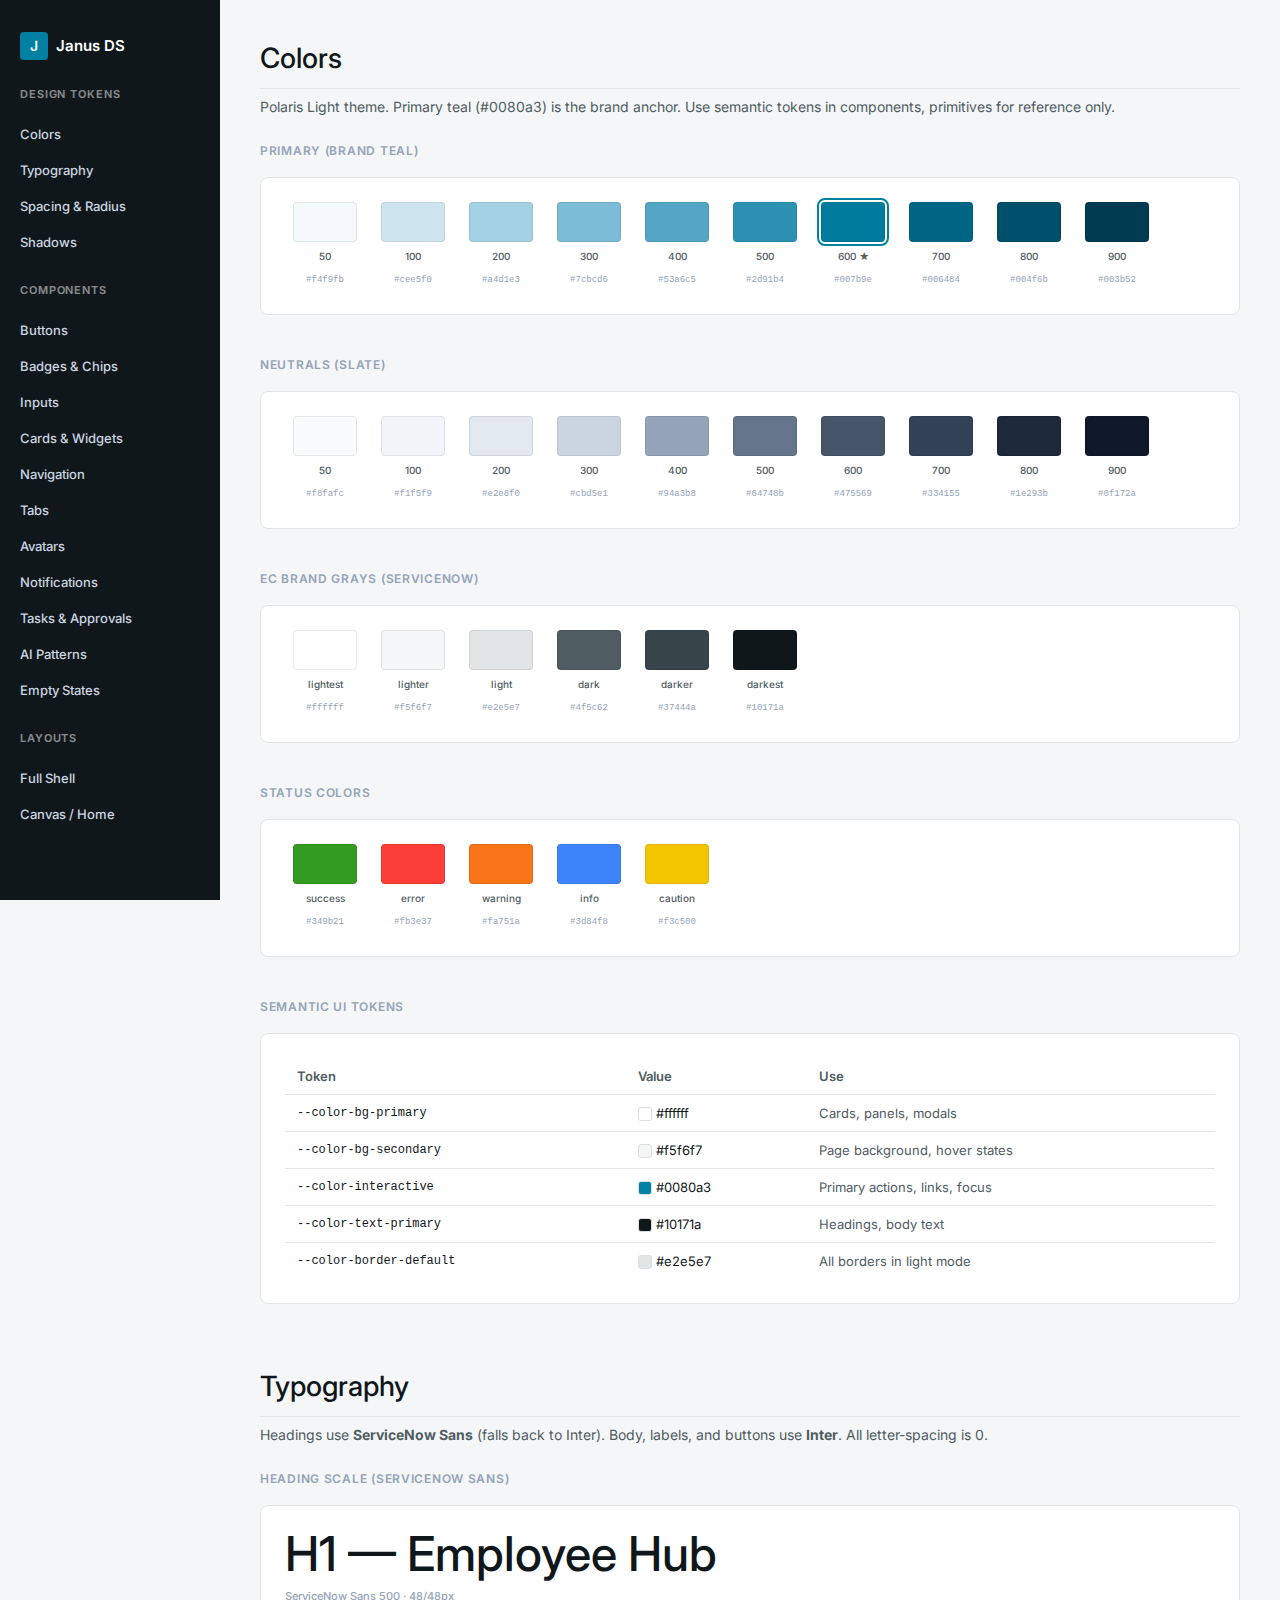
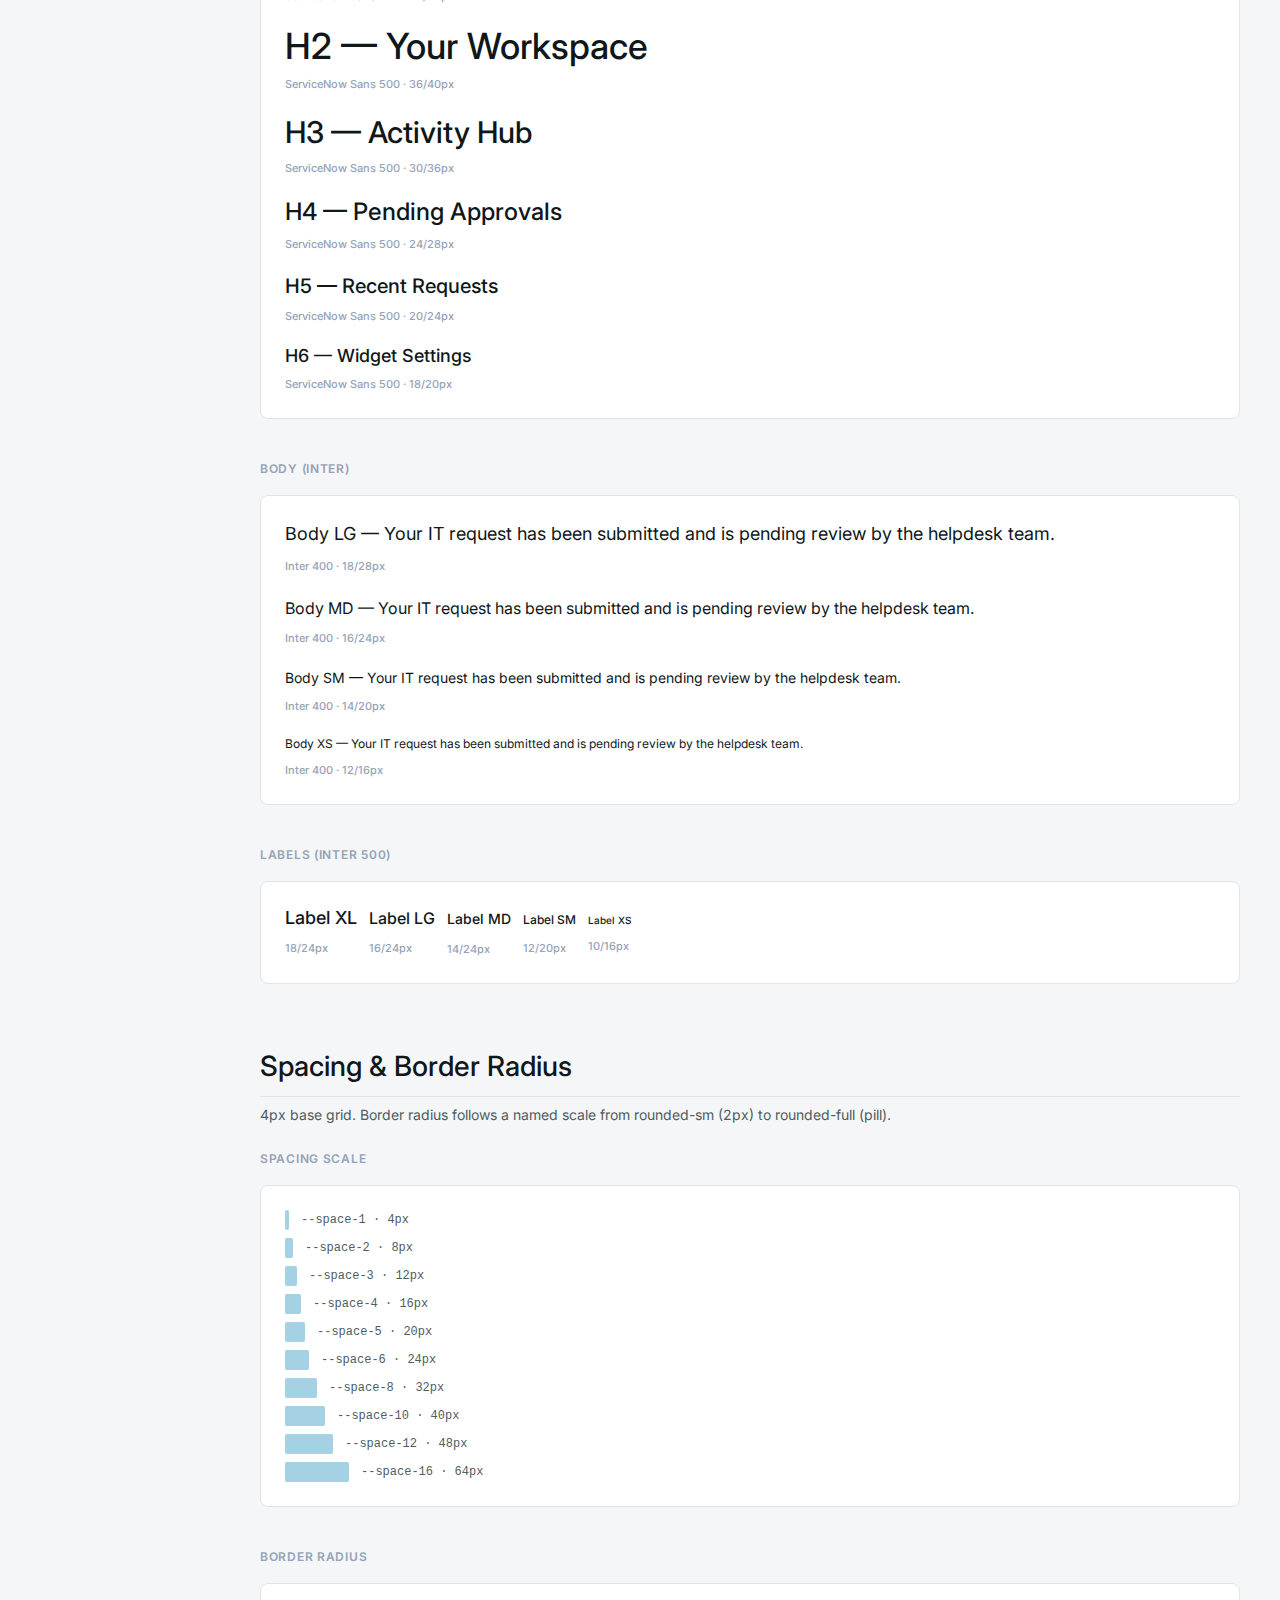
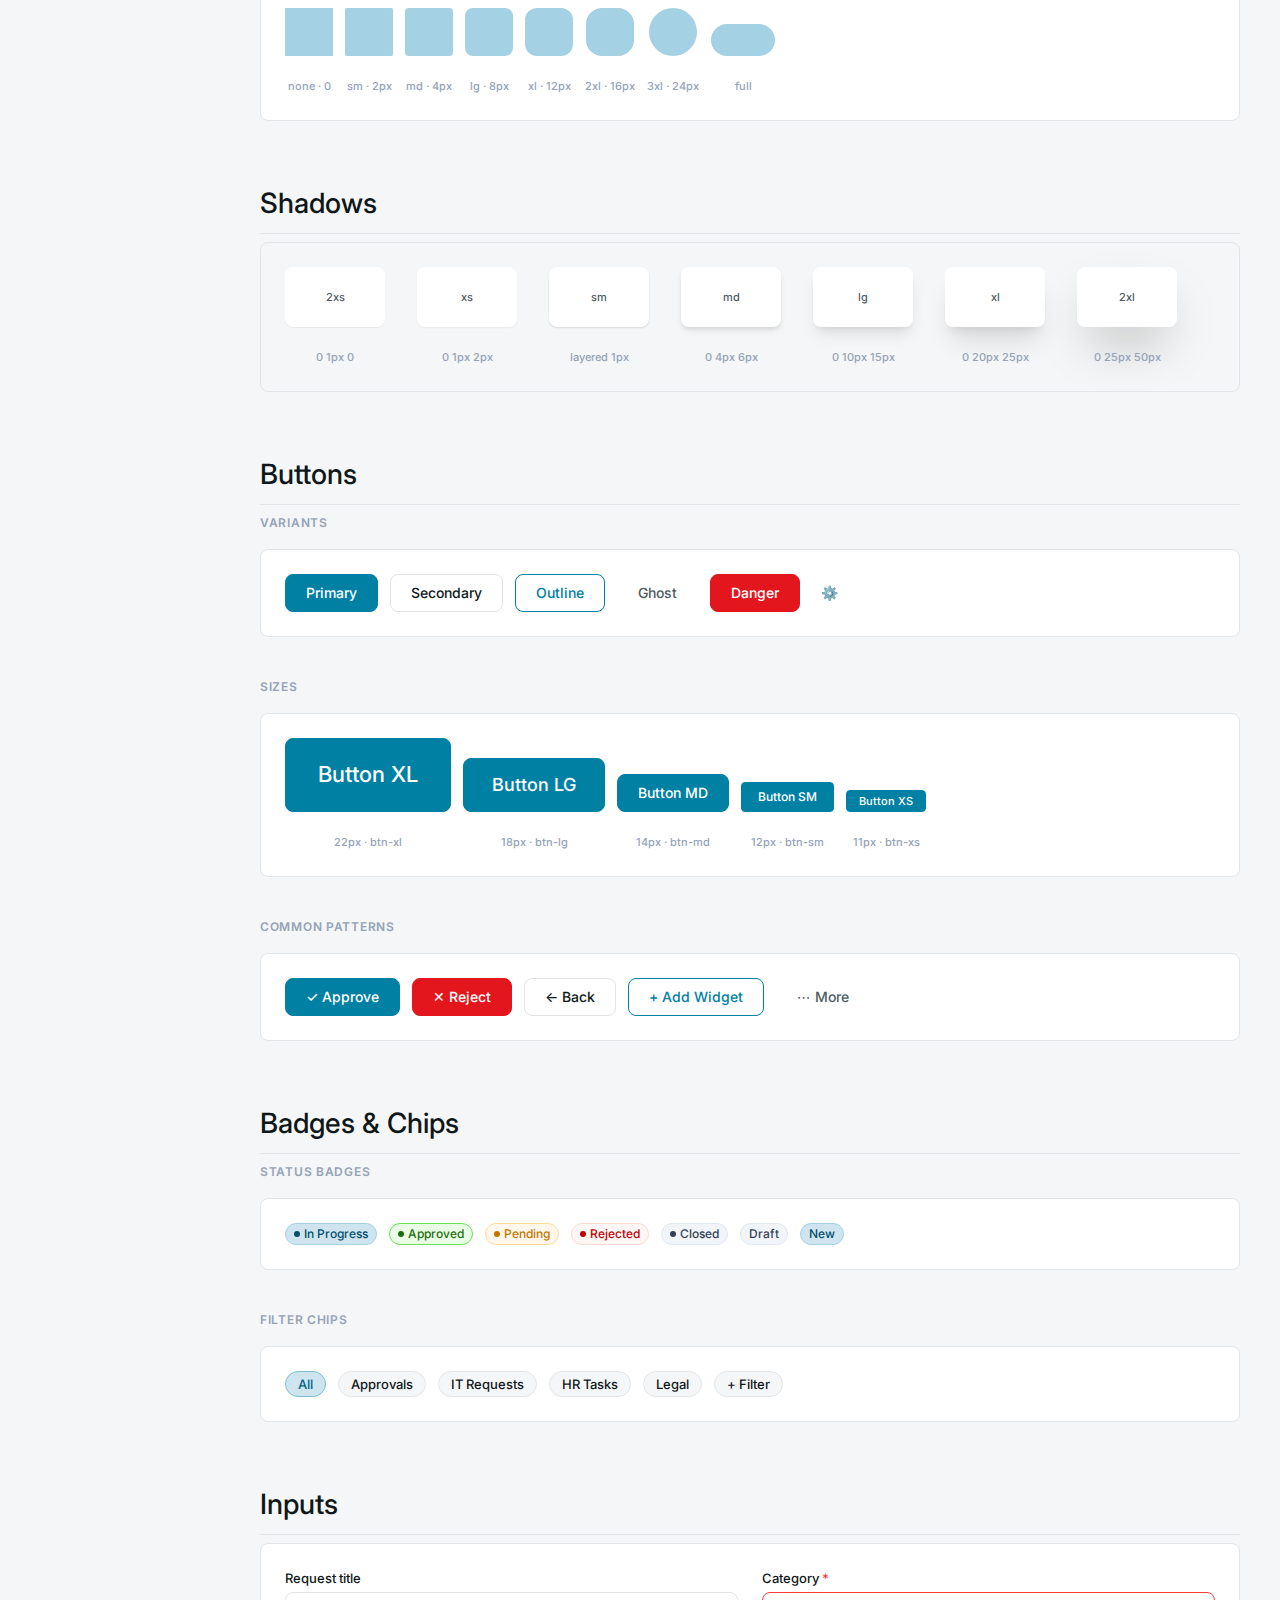
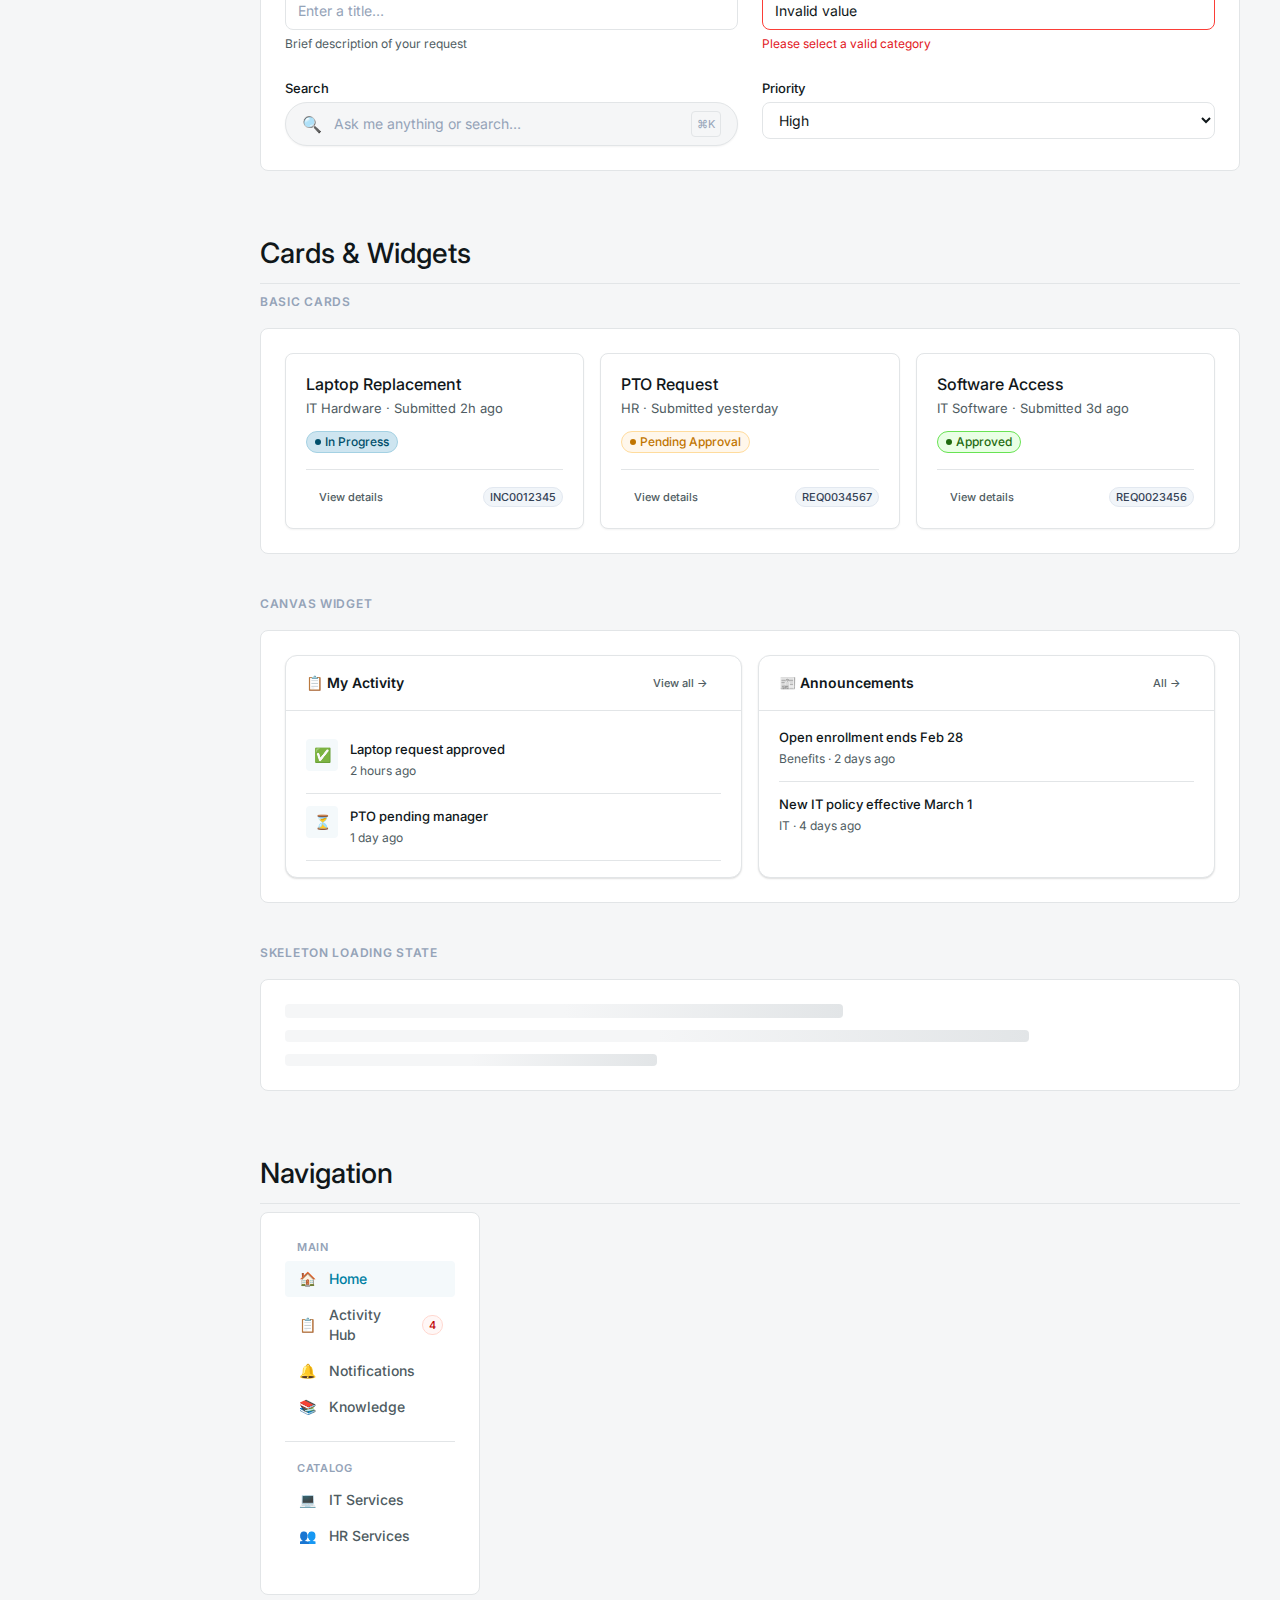
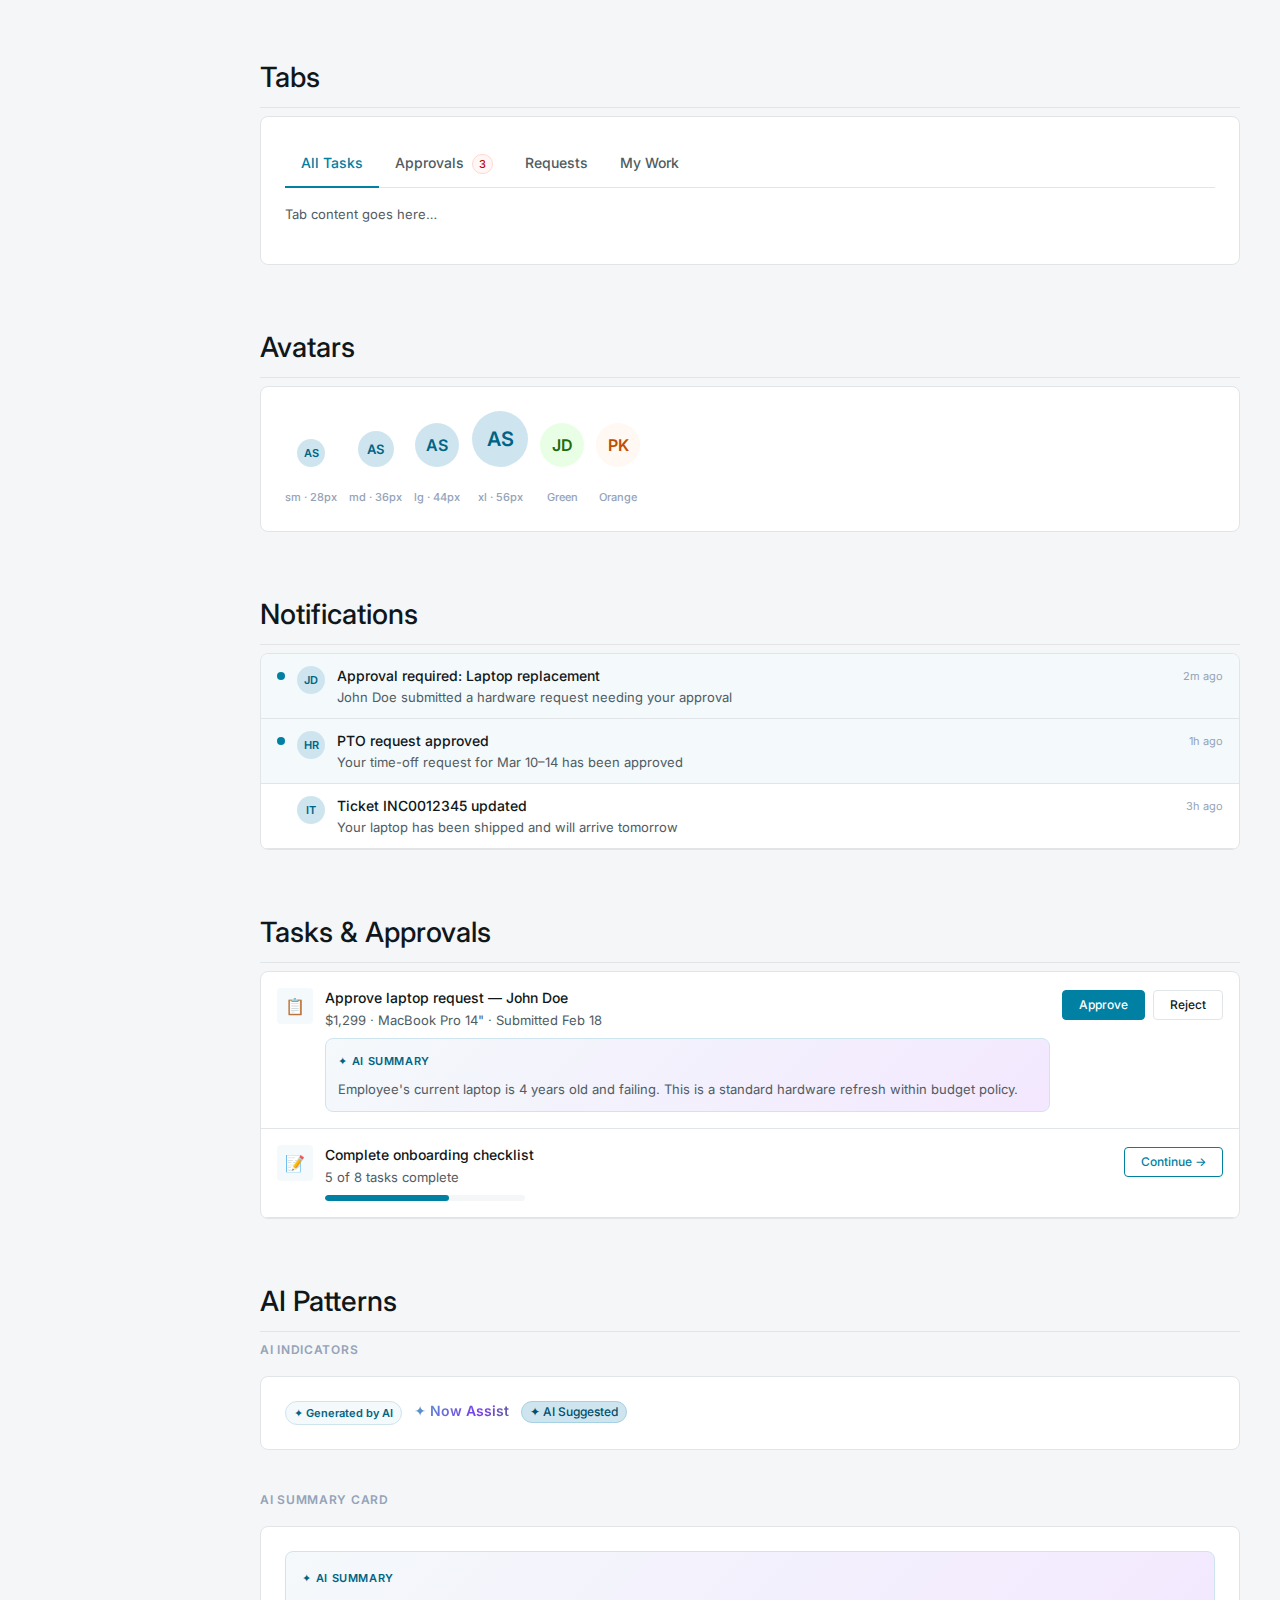
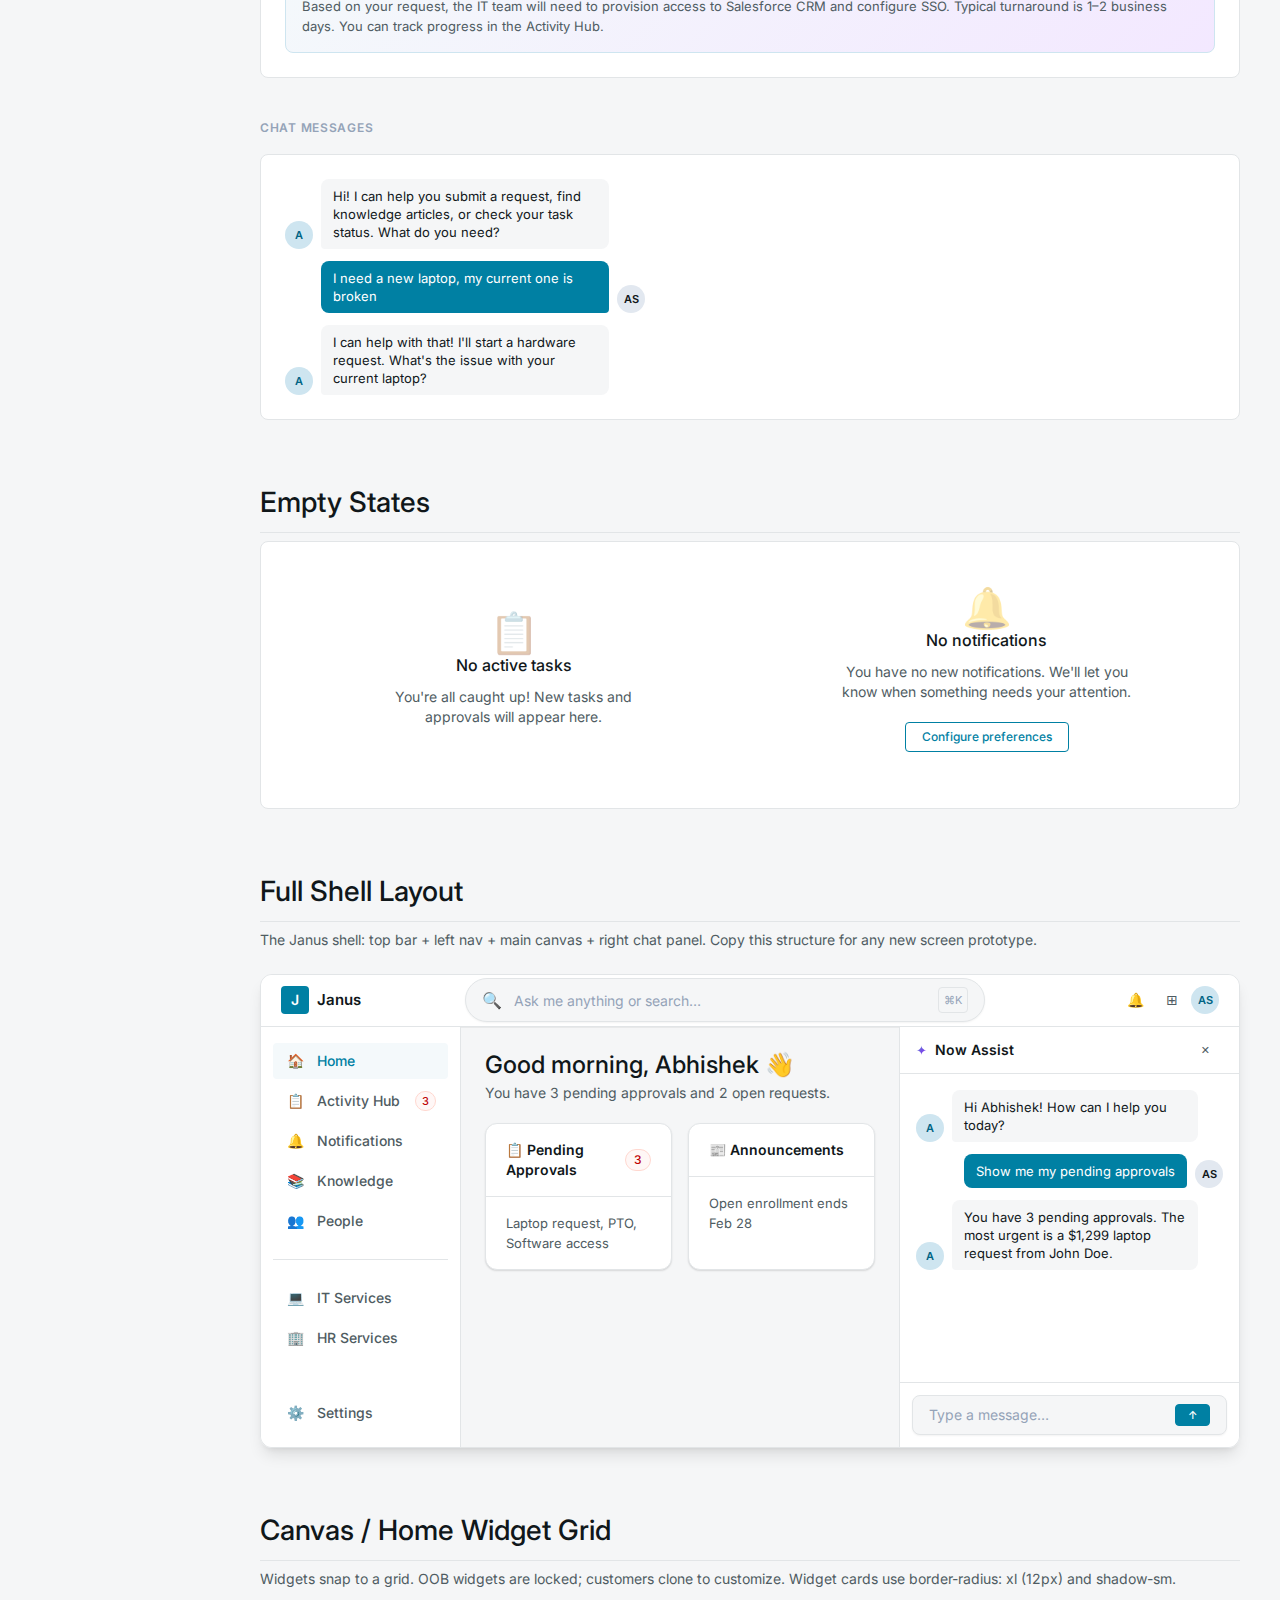
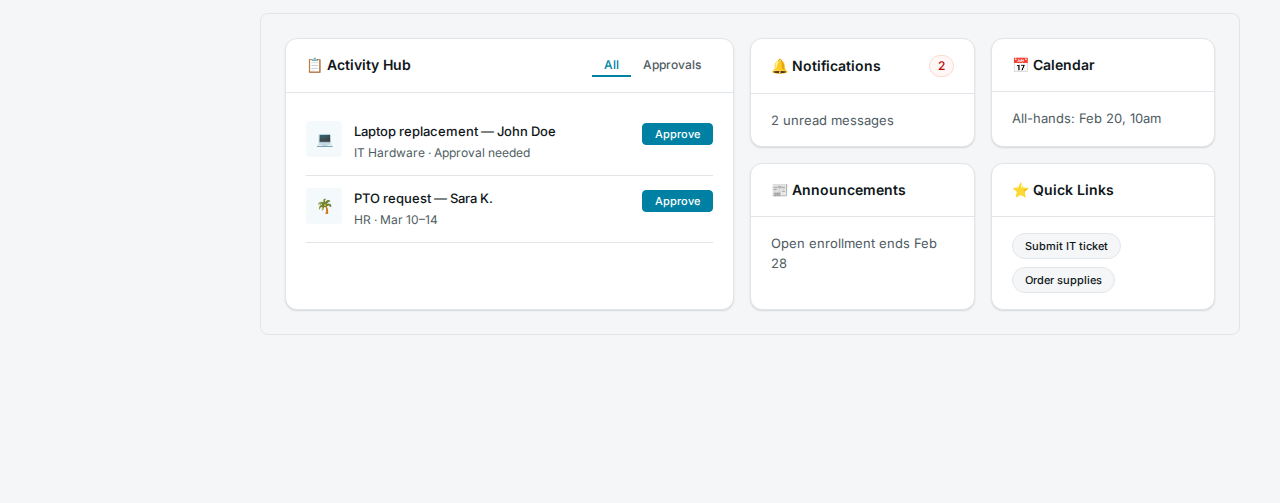
<file: index.html>
<!DOCTYPE html>
<html lang="en">
<head>
<meta charset="UTF-8">
<meta name="viewport" content="width=device-width, initial-scale=1.0">
<title>Janus Design System — Pattern Library</title>
<link rel="preconnect" href="https://fonts.googleapis.com">
<link href="https://fonts.googleapis.com/css2?family=Inter:wght@400;500;600;700&display=swap" rel="stylesheet">
<style>
/* ============================================================
   JANUS DESIGN TOKENS — extracted from Figma 2026-02-19
   Source files: Project Janus -> Components, Variable Architecture
   ============================================================ */
:root {
  /* --- BRAND / PRIMARY (Teal-Cyan) --- */
  --color-primary-50:  #f4f9fb;
  --color-primary-100: #cee5f0;
  --color-primary-200: #a4d1e3;
  --color-primary-300: #7cbcd6;
  --color-primary-400: #53a6c5;
  --color-primary-500: #2d91b4;
  --color-primary-600: #007b9e;
  --color-primary-700: #006484;
  --color-primary-800: #004f6b;
  --color-primary-900: #003b52;
  --color-primary-950: #002839;
  --color-brand:       #0080a3; /* Polaris brand primary */

  /* --- ACCENT / SUCCESS (Green) --- */
  --color-accent-50:  #e9ffe5;
  --color-accent-100: #8cf97a;
  --color-accent-200: #68e353;
  --color-accent-300: #52cb3d;
  --color-accent-400: #41b22d;
  --color-accent-500: #349b21;
  --color-accent-600: #298317;
  --color-accent-700: #1f6b0f;
  --color-accent-800: #155408;

  /* --- ERROR (Red) --- */
  --color-red-50:  #fff7f6;
  --color-red-100: #ffd8d0;
  --color-red-300: #ff9688;
  --color-red-500: #fb3e37;
  --color-red-600: #e2161c;
  --color-red-700: #be0003;

  /* --- WARNING (Orange) --- */
  --color-orange-50:  #fff8f3;
  --color-orange-300: #ff9955;
  --color-orange-400: #fa751a;
  --color-orange-500: #df6000;
  --color-orange-600: #c14e00;

  /* --- AMBER --- */
  --color-amber-100: #ffdc9d;
  --color-amber-300: #f7a013;
  --color-amber-500: #c17500;

  /* --- YELLOW --- */
  --color-yellow-50:  #fffbc9;
  --color-yellow-100: #ffe04d;
  --color-yellow-200: #f3c500;

  /* --- BLUE --- */
  --color-blue-50:  #f4f9ff;
  --color-blue-100: #cbe4ff;
  --color-blue-300: #7cb6ff;
  --color-blue-500: #3d84f8;

  /* --- NEUTRALS (Slate) --- */
  --color-neutral-50:  #f8fafc;
  --color-neutral-100: #f1f5f9;
  --color-neutral-200: #e2e8f0;
  --color-neutral-300: #cbd5e1;
  --color-neutral-400: #94a3b8;
  --color-neutral-500: #64748b;
  --color-neutral-600: #475569;
  --color-neutral-700: #334155;
  --color-neutral-800: #1e293b;
  --color-neutral-900: #0f172a;
  --color-neutral-950: #020617;

  /* --- EC NEUTRALS (ServiceNow Brand Grays) --- */
  --color-ec-lightest: #ffffff;
  --color-ec-lighter:  #f5f6f7;
  --color-ec-light:    #e2e5e7;
  --color-ec-dark:     #4f5c62;
  --color-ec-darker:   #37444a;
  --color-ec-darkest:  #10171a;

  /* --- SEMANTIC TOKENS --- */
  --color-bg-primary:   #ffffff;
  --color-bg-secondary: #f5f6f7;
  --color-bg-tertiary:  #e2e5e7;
  --color-bg-inverted:  #10171a;

  --color-text-primary:   #10171a;
  --color-text-secondary: #4f5c62;
  --color-text-tertiary:  #94a3b8;
  --color-text-inverted:  #ffffff;
  --color-text-link:      #007b9e;

  --color-border-default: #e2e5e7;
  --color-border-strong:  #3d4a50;
  --color-border-focus:   #020617;

  --color-interactive:    #0080a3;
  --color-interactive-hover: #006484;

  /* --- SHADOWS --- */
  --shadow-2xs: 0 1px 0 0 rgba(0,0,0,.05);
  --shadow-xs:  0 1px 2px 0 rgba(0,0,0,.05);
  --shadow-sm:  0 1px 2px 0 rgba(0,0,0,.1), 0 1px 2px -1px rgba(0,0,0,.1);
  --shadow-md:  0 4px 6px -1px rgba(0,0,0,.1), 0 2px 4px -1px rgba(0,0,0,.06);
  --shadow-lg:  0 10px 15px -3px rgba(0,0,0,.1), 0 4px 6px -4px rgba(0,0,0,.1);
  --shadow-xl:  0 20px 25px -5px rgba(0,0,0,.1), 0 8px 10px -6px rgba(0,0,0,.1);
  --shadow-2xl: 0 25px 50px -12px rgba(0,0,0,.25);
  --shadow-focus: 0 0 0 2px rgba(2,6,23,1);

  /* --- BORDER RADIUS --- */
  --radius-none: 0px;
  --radius-sm:   2px;
  --radius-md:   4px;
  --radius-lg:   8px;
  --radius-xl:   12px;
  --radius-2xl:  16px;
  --radius-3xl:  24px;
  --radius-full: 9999px;

  /* --- SPACING (4px grid) --- */
  --space-1:  4px;
  --space-2:  8px;
  --space-3:  12px;
  --space-4:  16px;
  --space-5:  20px;
  --space-6:  24px;
  --space-7:  28px;
  --space-8:  32px;
  --space-9:  36px;
  --space-10: 40px;
  --space-11: 44px;
  --space-12: 48px;
  --space-14: 56px;
  --space-16: 64px;
  --space-20: 80px;
  --space-24: 96px;

  /* --- TYPOGRAPHY --- */
  --font-heading: 'ServiceNow Sans', 'Inter', system-ui, sans-serif;
  --font-body:    'Inter', system-ui, sans-serif;
  --font-mono:    'ServiceNow Sans Mono', 'Fira Code', monospace;

  /* --- BREAKPOINTS --- */
  --bp-sm:  640px;
  --bp-md:  768px;
  --bp-lg:  1024px;
  --bp-xl:  1280px;
  --bp-2xl: 1536px;
}

/* ============================================================
   PATTERN LIBRARY CHROME
   ============================================================ */
*, *::before, *::after { box-sizing: border-box; margin: 0; padding: 0; }

body {
  font-family: var(--font-body);
  font-size: 14px;
  line-height: 20px;
  color: var(--color-text-primary);
  background: var(--color-bg-secondary);
}

.pl-layout { display: flex; min-height: 100vh; }

/* Sidebar nav */
.pl-sidebar {
  width: 220px;
  flex-shrink: 0;
  background: var(--color-bg-inverted);
  padding: var(--space-6) 0;
  position: sticky;
  top: 0;
  height: 100vh;
  overflow-y: auto;
}
.pl-sidebar-title {
  color: var(--color-text-inverted);
  font-size: 11px;
  font-weight: 600;
  letter-spacing: 0.08em;
  text-transform: uppercase;
  padding: 0 var(--space-5) var(--space-3);
  opacity: 0.5;
}
.pl-sidebar a {
  display: block;
  color: var(--color-neutral-300);
  text-decoration: none;
  padding: var(--space-2) var(--space-5);
  font-size: 13px;
  font-weight: 500;
  border-radius: 0;
  transition: color 0.15s, background 0.15s;
}
.pl-sidebar a:hover { color: #fff; background: rgba(255,255,255,.08); }
.pl-sidebar-logo {
  display: flex;
  align-items: center;
  gap: var(--space-2);
  padding: var(--space-2) var(--space-5) var(--space-6);
  color: #fff;
  font-size: 15px;
  font-weight: 600;
}
.pl-sidebar-logo span {
  width: 28px; height: 28px;
  background: var(--color-brand);
  border-radius: var(--radius-md);
  display: flex; align-items: center; justify-content: center;
  font-size: 14px;
}
.pl-sidebar-section { padding-top: var(--space-5); }

/* Main content */
.pl-main {
  flex: 1;
  padding: var(--space-10) var(--space-10);
  max-width: 1100px;
}

.pl-section { margin-bottom: var(--space-16); scroll-margin-top: var(--space-6); }
.pl-section-title {
  font-family: var(--font-heading);
  font-size: 28px;
  font-weight: 500;
  line-height: 36px;
  color: var(--color-text-primary);
  margin-bottom: var(--space-2);
  padding-bottom: var(--space-3);
  border-bottom: 1px solid var(--color-border-default);
}
.pl-section-desc {
  color: var(--color-text-secondary);
  font-size: 14px;
  margin-bottom: var(--space-6);
  line-height: 20px;
}
.pl-subsection { margin-bottom: var(--space-10); }
.pl-subsection-title {
  font-size: 12px;
  font-weight: 600;
  letter-spacing: 0.06em;
  text-transform: uppercase;
  color: var(--color-text-tertiary);
  margin-bottom: var(--space-4);
}

/* Demo containers */
.pl-demo {
  background: var(--color-bg-primary);
  border: 1px solid var(--color-border-default);
  border-radius: var(--radius-lg);
  padding: var(--space-6);
  margin-bottom: var(--space-4);
}
.pl-demo-dark {
  background: var(--color-bg-inverted);
  border-color: rgba(255,255,255,.1);
}
.pl-demo-row {
  display: flex;
  flex-wrap: wrap;
  gap: var(--space-3);
  align-items: flex-start;
}
.pl-demo-col { display: flex; flex-direction: column; gap: var(--space-3); }
.pl-label {
  font-size: 11px;
  font-weight: 500;
  color: var(--color-text-tertiary);
  margin-top: var(--space-2);
}

/* Token pill */
.pl-token {
  display: inline-flex;
  align-items: center;
  gap: var(--space-2);
  background: var(--color-bg-secondary);
  border: 1px solid var(--color-border-default);
  border-radius: var(--radius-md);
  padding: 2px var(--space-2);
  font-size: 11px;
  font-family: var(--font-mono);
  color: var(--color-text-secondary);
}

/* ============================================================
   JANUS UI COMPONENTS
   ============================================================ */

/* --- BUTTONS --- */
.btn {
  display: inline-flex;
  align-items: center;
  justify-content: center;
  gap: var(--space-2);
  font-family: var(--font-body);
  font-weight: 500;
  border: 1px solid transparent;
  cursor: pointer;
  white-space: nowrap;
  transition: background 0.15s, border-color 0.15s, color 0.15s, box-shadow 0.15s;
  text-decoration: none;
}
.btn:focus-visible { outline: none; box-shadow: var(--shadow-focus); }

/* Sizes */
.btn-xl { font-size: 22px; line-height: 1.8; padding: var(--space-4) var(--space-8);  border-radius: var(--radius-lg); }
.btn-lg { font-size: 18px; line-height: 32px; padding: 10px var(--space-7);           border-radius: var(--radius-lg); }
.btn-md { font-size: 14px; line-height: 20px; padding: var(--space-2) var(--space-5); border-radius: var(--radius-lg); }
.btn-sm { font-size: 12px; line-height: 20px; padding: var(--space-1) var(--space-4); border-radius: var(--radius-md); }
.btn-xs { font-size: 11px; line-height: 16px; padding: 2px var(--space-3);            border-radius: var(--radius-md); }

/* Variants */
.btn-primary {
  background: var(--color-interactive);
  border-color: var(--color-interactive);
  color: #fff;
}
.btn-primary:hover { background: var(--color-interactive-hover); border-color: var(--color-interactive-hover); }

.btn-secondary {
  background: var(--color-bg-primary);
  border-color: var(--color-border-default);
  color: var(--color-text-primary);
}
.btn-secondary:hover { background: var(--color-bg-secondary); border-color: var(--color-neutral-400); }

.btn-outline {
  background: transparent;
  border-color: var(--color-interactive);
  color: var(--color-interactive);
}
.btn-outline:hover { background: var(--color-primary-50); }

.btn-ghost {
  background: transparent;
  border-color: transparent;
  color: var(--color-text-secondary);
}
.btn-ghost:hover { background: var(--color-bg-secondary); color: var(--color-text-primary); }

.btn-danger {
  background: var(--color-red-600);
  border-color: var(--color-red-600);
  color: #fff;
}
.btn-danger:hover { background: var(--color-red-700); border-color: var(--color-red-700); }

.btn-icon {
  padding: var(--space-2);
  border-radius: var(--radius-md);
  background: transparent;
  border-color: transparent;
  color: var(--color-text-secondary);
}
.btn-icon:hover { background: var(--color-bg-secondary); color: var(--color-text-primary); }

/* --- BADGES / STATUS --- */
.badge {
  display: inline-flex;
  align-items: center;
  gap: 4px;
  font-size: 12px;
  font-weight: 500;
  line-height: 20px;
  padding: 0 var(--space-2);
  border-radius: var(--radius-full);
  border: 1px solid transparent;
}
.badge-sm { font-size: 11px; padding: 0 6px; line-height: 18px; }
.badge-primary { background: var(--color-primary-100); color: var(--color-primary-800); border-color: var(--color-primary-200); }
.badge-success { background: var(--color-accent-50);  color: var(--color-accent-700);  border-color: var(--color-accent-200); }
.badge-warning { background: #fff7eb;                  color: var(--color-amber-500);   border-color: var(--color-amber-100); }
.badge-error   { background: var(--color-red-50);      color: var(--color-red-700);     border-color: var(--color-red-100); }
.badge-neutral { background: var(--color-neutral-100); color: var(--color-neutral-700); border-color: var(--color-neutral-200); }
.badge-dot::before {
  content: '';
  width: 6px; height: 6px;
  border-radius: 50%;
  background: currentColor;
  flex-shrink: 0;
}

/* --- CARDS --- */
.card {
  background: var(--color-bg-primary);
  border: 1px solid var(--color-border-default);
  border-radius: var(--radius-lg);
  padding: var(--space-5);
  box-shadow: var(--shadow-xs);
}
.card-title {
  font-family: var(--font-heading);
  font-size: 16px;
  font-weight: 500;
  line-height: 20px;
  color: var(--color-text-primary);
  margin-bottom: var(--space-1);
}
.card-subtitle {
  font-size: 13px;
  color: var(--color-text-secondary);
  line-height: 20px;
}
.card-body { margin-top: var(--space-3); }
.card-footer {
  display: flex;
  align-items: center;
  gap: var(--space-3);
  margin-top: var(--space-4);
  padding-top: var(--space-4);
  border-top: 1px solid var(--color-border-default);
}
.card-hover { transition: box-shadow 0.2s, transform 0.2s; cursor: pointer; }
.card-hover:hover { box-shadow: var(--shadow-md); transform: translateY(-1px); }

/* Widget card (Canvas widget pattern) */
.widget-card {
  background: var(--color-bg-primary);
  border: 1px solid var(--color-border-default);
  border-radius: var(--radius-xl);
  overflow: hidden;
  box-shadow: var(--shadow-sm);
}
.widget-header {
  display: flex;
  align-items: center;
  justify-content: space-between;
  padding: var(--space-4) var(--space-5);
  border-bottom: 1px solid var(--color-border-default);
}
.widget-title {
  font-size: 14px;
  font-weight: 600;
  color: var(--color-text-primary);
}
.widget-body { padding: var(--space-4) var(--space-5); }

/* --- INPUTS --- */
.input-group { display: flex; flex-direction: column; gap: var(--space-1); }
.input-label {
  font-size: 13px;
  font-weight: 500;
  color: var(--color-text-primary);
  line-height: 20px;
}
.input-hint { font-size: 12px; color: var(--color-text-secondary); }
.input-error-msg { font-size: 12px; color: var(--color-red-600); }

.input {
  width: 100%;
  font-family: var(--font-body);
  font-size: 14px;
  line-height: 20px;
  color: var(--color-text-primary);
  background: var(--color-bg-primary);
  border: 1px solid var(--color-border-default);
  border-radius: var(--radius-lg);
  padding: var(--space-2) var(--space-3);
  transition: border-color 0.15s, box-shadow 0.15s;
  outline: none;
}
.input::placeholder { color: var(--color-text-tertiary); }
.input:focus { border-color: var(--color-interactive); box-shadow: 0 0 0 3px var(--color-primary-100); }
.input-error { border-color: var(--color-red-500); }
.input-error:focus { box-shadow: 0 0 0 3px var(--color-red-100); }

.input-lg { font-size: 16px; padding: var(--space-3) var(--space-4); border-radius: var(--radius-lg); }
.input-sm { font-size: 12px; padding: var(--space-1) var(--space-3); }

/* Omni/Search bar */
.omni-bar {
  display: flex;
  align-items: center;
  gap: var(--space-3);
  background: var(--color-bg-secondary);
  border: 1px solid var(--color-border-default);
  border-radius: var(--radius-full);
  padding: var(--space-2) var(--space-4);
  box-shadow: var(--shadow-xs);
  cursor: text;
  transition: border-color 0.15s, box-shadow 0.15s;
}
.omni-bar:focus-within {
  border-color: var(--color-interactive);
  box-shadow: 0 0 0 3px var(--color-primary-100);
  background: var(--color-bg-primary);
}
.omni-icon { color: var(--color-text-tertiary); font-size: 16px; flex-shrink: 0; }
.omni-input {
  flex: 1;
  border: none;
  background: none;
  font-family: var(--font-body);
  font-size: 14px;
  color: var(--color-text-primary);
  outline: none;
}
.omni-input::placeholder { color: var(--color-text-tertiary); }

/* --- AVATAR --- */
.avatar {
  border-radius: var(--radius-full);
  background: var(--color-primary-100);
  color: var(--color-primary-700);
  font-weight: 600;
  display: inline-flex;
  align-items: center;
  justify-content: center;
  font-size: 13px;
  flex-shrink: 0;
}
.avatar-sm  { width: 28px; height: 28px; font-size: 11px; }
.avatar-md  { width: 36px; height: 36px; font-size: 13px; }
.avatar-lg  { width: 44px; height: 44px; font-size: 16px; }
.avatar-xl  { width: 56px; height: 56px; font-size: 20px; }

/* --- TAGS / CHIPS --- */
.chip {
  display: inline-flex;
  align-items: center;
  gap: var(--space-1);
  background: var(--color-bg-secondary);
  border: 1px solid var(--color-border-default);
  border-radius: var(--radius-full);
  padding: 2px var(--space-3);
  font-size: 13px;
  font-weight: 500;
  color: var(--color-text-primary);
  cursor: pointer;
  transition: background 0.15s, border-color 0.15s;
}
.chip:hover { background: var(--color-primary-50); border-color: var(--color-primary-200); color: var(--color-primary-700); }
.chip-active { background: var(--color-primary-100); border-color: var(--color-primary-300); color: var(--color-primary-700); }

/* --- DIVIDER --- */
.divider { height: 1px; background: var(--color-border-default); margin: var(--space-4) 0; }

/* --- SKELETON --- */
.skeleton {
  border-radius: var(--radius-md);
  background: linear-gradient(90deg, var(--color-bg-secondary) 25%, var(--color-border-default) 50%, var(--color-bg-secondary) 75%);
  background-size: 200% 100%;
  animation: shimmer 1.5s infinite;
}
@keyframes shimmer { 0% { background-position: 200% 0; } 100% { background-position: -200% 0; } }

/* --- NAVIGATION --- */
.nav-item {
  display: flex;
  align-items: center;
  gap: var(--space-3);
  padding: var(--space-2) var(--space-3);
  border-radius: var(--radius-md);
  font-size: 14px;
  font-weight: 500;
  color: var(--color-text-secondary);
  text-decoration: none;
  cursor: pointer;
  transition: background 0.15s, color 0.15s;
}
.nav-item:hover { background: var(--color-bg-secondary); color: var(--color-text-primary); }
.nav-item-active {
  background: var(--color-primary-50);
  color: var(--color-interactive);
}
.nav-item-active .nav-icon { color: var(--color-interactive); }
.nav-icon { width: 20px; text-align: center; flex-shrink: 0; }

/* --- NOTIFICATION ITEM --- */
.notif-item {
  display: flex;
  gap: var(--space-3);
  padding: var(--space-3) var(--space-4);
  border-bottom: 1px solid var(--color-border-default);
  cursor: pointer;
  transition: background 0.15s;
}
.notif-item:hover { background: var(--color-bg-secondary); }
.notif-item-unread { background: var(--color-primary-50); }
.notif-content { flex: 1; min-width: 0; }
.notif-title { font-size: 14px; font-weight: 500; color: var(--color-text-primary); margin-bottom: 2px; }
.notif-body  { font-size: 13px; color: var(--color-text-secondary); line-height: 18px; white-space: nowrap; overflow: hidden; text-overflow: ellipsis; }
.notif-time  { font-size: 11px; color: var(--color-text-tertiary); white-space: nowrap; }
.notif-dot   { width: 8px; height: 8px; border-radius: 50%; background: var(--color-interactive); margin-top: 6px; flex-shrink: 0; }

/* --- TASK / APPROVAL ITEM --- */
.task-item {
  display: flex;
  align-items: flex-start;
  gap: var(--space-3);
  padding: var(--space-4);
  border-bottom: 1px solid var(--color-border-default);
}
.task-icon {
  width: 36px; height: 36px;
  border-radius: var(--radius-md);
  background: var(--color-primary-50);
  display: flex; align-items: center; justify-content: center;
  flex-shrink: 0;
  font-size: 16px;
}
.task-meta { flex: 1; min-width: 0; }
.task-title { font-size: 14px; font-weight: 500; color: var(--color-text-primary); margin-bottom: 2px; }
.task-desc  { font-size: 13px; color: var(--color-text-secondary); }
.task-actions { display: flex; gap: var(--space-2); align-items: center; flex-shrink: 0; margin-top: 2px; }

/* --- AI BADGE --- */
.ai-badge {
  display: inline-flex;
  align-items: center;
  gap: var(--space-1);
  font-size: 11px;
  font-weight: 600;
  color: var(--color-primary-700);
  background: var(--color-primary-50);
  border: 1px solid var(--color-primary-100);
  border-radius: var(--radius-full);
  padding: 1px var(--space-2);
}
.ai-shimmer {
  background: linear-gradient(135deg, var(--color-primary-400), #7c3aed, var(--color-accent-500), var(--color-primary-400));
  background-size: 200% 200%;
  -webkit-background-clip: text;
  -webkit-text-fill-color: transparent;
  background-clip: text;
  animation: shimmer-ai 3s ease infinite;
  font-weight: 600;
}
@keyframes shimmer-ai { 0%,100%{background-position:0% 50%} 50%{background-position:100% 50%} }

/* --- JANUS SHELL LAYOUT --- */
.janus-shell {
  display: flex;
  height: 100%;
  min-height: 540px;
  background: var(--color-bg-secondary);
  border: 1px solid var(--color-border-default);
  border-radius: var(--radius-xl);
  overflow: hidden;
  box-shadow: var(--shadow-lg);
}
.janus-topbar {
  height: 52px;
  background: var(--color-bg-primary);
  border-bottom: 1px solid var(--color-border-default);
  display: flex;
  align-items: center;
  padding: 0 var(--space-5);
  gap: var(--space-4);
  flex-shrink: 0;
  box-shadow: var(--shadow-2xs);
}
.janus-topbar-brand {
  display: flex;
  align-items: center;
  gap: var(--space-2);
  font-size: 15px;
  font-weight: 600;
  color: var(--color-text-primary);
  flex-shrink: 0;
  min-width: 168px;
}
.janus-topbar-brand-icon {
  width: 28px; height: 28px;
  background: var(--color-brand);
  border-radius: var(--radius-md);
  display: flex; align-items: center; justify-content: center;
  color: #fff;
  font-size: 14px;
}
.janus-topbar-search { flex: 1; max-width: 520px; }
.janus-topbar-actions {
  display: flex;
  align-items: center;
  gap: var(--space-1);
  margin-left: auto;
}
.janus-sidenav {
  width: 200px;
  flex-shrink: 0;
  background: var(--color-bg-primary);
  border-right: 1px solid var(--color-border-default);
  padding: var(--space-4) var(--space-3);
  display: flex;
  flex-direction: column;
  gap: var(--space-1);
}
.janus-content {
  flex: 1;
  overflow-y: auto;
  padding: var(--space-6);
}
.janus-chat {
  width: 340px;
  flex-shrink: 0;
  border-left: 1px solid var(--color-border-default);
  background: var(--color-bg-primary);
  display: flex;
  flex-direction: column;
}
.janus-chat-header {
  padding: var(--space-3) var(--space-4);
  border-bottom: 1px solid var(--color-border-default);
  font-size: 14px;
  font-weight: 600;
  display: flex;
  align-items: center;
  gap: var(--space-2);
}
.janus-chat-body { flex: 1; padding: var(--space-4); overflow-y: auto; display: flex; flex-direction: column; gap: var(--space-3); }
.janus-chat-footer { padding: var(--space-3); border-top: 1px solid var(--color-border-default); }

/* Chat message bubbles */
.chat-msg { display: flex; gap: var(--space-2); align-items: flex-end; }
.chat-msg-user { flex-direction: row-reverse; }
.chat-bubble {
  max-width: 80%;
  padding: var(--space-2) var(--space-3);
  border-radius: var(--radius-lg);
  font-size: 13px;
  line-height: 18px;
}
.chat-bubble-ai   { background: var(--color-bg-secondary); color: var(--color-text-primary); border-radius: var(--radius-lg) var(--radius-lg) var(--radius-lg) 4px; }
.chat-bubble-user { background: var(--color-interactive); color: #fff; border-radius: var(--radius-lg) var(--radius-lg) 4px var(--radius-lg); }

/* Inline AI summary */
.ai-summary {
  background: linear-gradient(135deg, var(--color-primary-50), #f3e8ff);
  border: 1px solid var(--color-primary-100);
  border-radius: var(--radius-lg);
  padding: var(--space-4);
  display: flex;
  flex-direction: column;
  gap: var(--space-2);
}
.ai-summary-label { font-size: 11px; font-weight: 600; color: var(--color-primary-700); text-transform: uppercase; letter-spacing: 0.06em; }
.ai-summary-text  { font-size: 13px; color: var(--color-text-secondary); line-height: 20px; }

/* --- PROGRESS / STATUS --- */
.progress-bar { height: 6px; background: var(--color-bg-secondary); border-radius: var(--radius-full); overflow: hidden; }
.progress-fill { height: 100%; background: var(--color-interactive); border-radius: var(--radius-full); transition: width 0.4s; }

/* --- TYPOGRAPHY SPECIMENS --- */
.type-h1 { font-family: var(--font-heading); font-size: 48px; font-weight: 500; line-height: 48px; }
.type-h2 { font-family: var(--font-heading); font-size: 36px; font-weight: 500; line-height: 40px; }
.type-h3 { font-family: var(--font-heading); font-size: 30px; font-weight: 500; line-height: 36px; }
.type-h4 { font-family: var(--font-heading); font-size: 24px; font-weight: 500; line-height: 28px; }
.type-h5 { font-family: var(--font-heading); font-size: 20px; font-weight: 500; line-height: 24px; }
.type-h6 { font-family: var(--font-heading); font-size: 18px; font-weight: 500; line-height: 20px; }
.type-body-lg { font-size: 18px; line-height: 28px; }
.type-body-md { font-size: 16px; line-height: 24px; }
.type-body-sm { font-size: 14px; line-height: 20px; }
.type-body-xs { font-size: 12px; line-height: 16px; }
.type-label-xl { font-size: 18px; font-weight: 500; line-height: 24px; }
.type-label-lg { font-size: 16px; font-weight: 500; line-height: 24px; }
.type-label-md { font-size: 14px; font-weight: 500; line-height: 24px; }
.type-label-sm { font-size: 12px; font-weight: 500; line-height: 20px; }
.type-label-xs { font-size: 10px; font-weight: 500; line-height: 16px; }

/* Color swatches */
.swatch-grid { display: grid; grid-template-columns: repeat(auto-fill, 80px); gap: var(--space-2); }
.swatch { display: flex; flex-direction: column; align-items: center; gap: var(--space-1); }
.swatch-color { width: 64px; height: 40px; border-radius: var(--radius-md); border: 1px solid rgba(0,0,0,.08); }
.swatch-name  { font-size: 10px; font-weight: 500; color: var(--color-text-secondary); text-align: center; }
.swatch-hex   { font-size: 9px;  font-family: var(--font-mono); color: var(--color-text-tertiary); text-align: center; }

/* Spacing specimen */
.spacing-demo { display: flex; flex-direction: column; gap: var(--space-2); }
.spacing-row  { display: flex; align-items: center; gap: var(--space-3); }
.spacing-block { background: var(--color-primary-200); height: 20px; flex-shrink: 0; border-radius: 2px; }
.spacing-label { font-size: 12px; font-family: var(--font-mono); color: var(--color-text-secondary); }

/* Shadow specimens */
.shadow-demo { display: flex; flex-wrap: wrap; gap: var(--space-8); }
.shadow-swatch {
  width: 100px; height: 60px;
  background: var(--color-bg-primary);
  border-radius: var(--radius-lg);
  display: flex; align-items: center; justify-content: center;
  font-size: 11px; font-weight: 500; color: var(--color-text-secondary);
}

/* --- TABS --- */
.tabs { display: flex; border-bottom: 1px solid var(--color-border-default); gap: 0; }
.tab {
  padding: var(--space-3) var(--space-4);
  font-size: 14px;
  font-weight: 500;
  color: var(--color-text-secondary);
  border-bottom: 2px solid transparent;
  margin-bottom: -1px;
  cursor: pointer;
  transition: color 0.15s, border-color 0.15s;
}
.tab:hover { color: var(--color-text-primary); }
.tab-active { color: var(--color-interactive); border-bottom-color: var(--color-interactive); }

/* --- SIDEBAR NAV SECTION (Janus Pattern) --- */
.nav-group { margin-bottom: var(--space-4); }
.nav-group-label {
  font-size: 11px;
  font-weight: 600;
  letter-spacing: 0.06em;
  text-transform: uppercase;
  color: var(--color-text-tertiary);
  padding: 0 var(--space-3);
  margin-bottom: var(--space-1);
}

/* --- TOOLTIP --- */
.tooltip-demo { position: relative; display: inline-block; }
.tooltip {
  position: absolute;
  bottom: calc(100% + var(--space-2));
  left: 50%;
  transform: translateX(-50%);
  background: var(--color-bg-inverted);
  color: var(--color-text-inverted);
  font-size: 12px;
  padding: 4px var(--space-2);
  border-radius: var(--radius-md);
  white-space: nowrap;
  pointer-events: none;
}

/* --- EMPTY STATE --- */
.empty-state {
  display: flex;
  flex-direction: column;
  align-items: center;
  justify-content: center;
  padding: var(--space-12) var(--space-6);
  text-align: center;
  gap: var(--space-3);
}
.empty-icon { font-size: 40px; opacity: 0.4; }
.empty-title { font-size: 16px; font-weight: 500; color: var(--color-text-primary); }
.empty-desc  { font-size: 14px; color: var(--color-text-secondary); max-width: 300px; line-height: 20px; }

/* --- UTILS --- */
.text-primary   { color: var(--color-text-primary); }
.text-secondary { color: var(--color-text-secondary); }
.text-tertiary  { color: var(--color-text-tertiary); }
.text-link      { color: var(--color-text-link); text-decoration: none; }
.text-link:hover{ text-decoration: underline; }
.flex           { display: flex; }
.items-center   { align-items: center; }
.gap-2          { gap: var(--space-2); }
.gap-3          { gap: var(--space-3); }
.mt-2           { margin-top: var(--space-2); }
.mt-4           { margin-top: var(--space-4); }
.fw-500         { font-weight: 500; }
.fw-600         { font-weight: 600; }
.truncate       { white-space: nowrap; overflow: hidden; text-overflow: ellipsis; }
</style>
</head>
<body>
<div class="pl-layout">

<!-- ===== SIDEBAR ===== -->
<nav class="pl-sidebar">
  <div class="pl-sidebar-logo">
    <span>J</span> Janus DS
  </div>
  <div class="pl-sidebar-title">Design Tokens</div>
  <a href="#colors">Colors</a>
  <a href="#typography">Typography</a>
  <a href="#spacing">Spacing &amp; Radius</a>
  <a href="#shadows">Shadows</a>
  <div class="pl-sidebar-section">
    <div class="pl-sidebar-title">Components</div>
    <a href="#buttons">Buttons</a>
    <a href="#badges">Badges &amp; Chips</a>
    <a href="#inputs">Inputs</a>
    <a href="#cards">Cards &amp; Widgets</a>
    <a href="#navigation">Navigation</a>
    <a href="#tabs">Tabs</a>
    <a href="#avatars">Avatars</a>
    <a href="#notifications">Notifications</a>
    <a href="#tasks">Tasks &amp; Approvals</a>
    <a href="#ai">AI Patterns</a>
    <a href="#empty">Empty States</a>
  </div>
  <div class="pl-sidebar-section">
    <div class="pl-sidebar-title">Layouts</div>
    <a href="#shell">Full Shell</a>
    <a href="#canvas">Canvas / Home</a>
  </div>
</nav>

<!-- ===== MAIN ===== -->
<main class="pl-main">

<!-- ── COLORS ───────────────────────────────────────────── -->
<section class="pl-section" id="colors">
  <h2 class="pl-section-title">Colors</h2>
  <p class="pl-section-desc">Polaris Light theme. Primary teal (#0080a3) is the brand anchor. Use semantic tokens in components, primitives for reference only.</p>

  <div class="pl-subsection">
    <div class="pl-subsection-title">Primary (Brand Teal)</div>
    <div class="pl-demo">
      <div class="swatch-grid">
        <div class="swatch"><div class="swatch-color" style="background:#f4f9fb"></div><div class="swatch-name">50</div><div class="swatch-hex">#f4f9fb</div></div>
        <div class="swatch"><div class="swatch-color" style="background:#cee5f0"></div><div class="swatch-name">100</div><div class="swatch-hex">#cee5f0</div></div>
        <div class="swatch"><div class="swatch-color" style="background:#a4d1e3"></div><div class="swatch-name">200</div><div class="swatch-hex">#a4d1e3</div></div>
        <div class="swatch"><div class="swatch-color" style="background:#7cbcd6"></div><div class="swatch-name">300</div><div class="swatch-hex">#7cbcd6</div></div>
        <div class="swatch"><div class="swatch-color" style="background:#53a6c5"></div><div class="swatch-name">400</div><div class="swatch-hex">#53a6c5</div></div>
        <div class="swatch"><div class="swatch-color" style="background:#2d91b4"></div><div class="swatch-name">500</div><div class="swatch-hex">#2d91b4</div></div>
        <div class="swatch"><div class="swatch-color" style="background:#007b9e; outline:2px solid #0080a3; outline-offset:2px;"></div><div class="swatch-name">600 ★</div><div class="swatch-hex">#007b9e</div></div>
        <div class="swatch"><div class="swatch-color" style="background:#006484"></div><div class="swatch-name">700</div><div class="swatch-hex">#006484</div></div>
        <div class="swatch"><div class="swatch-color" style="background:#004f6b"></div><div class="swatch-name">800</div><div class="swatch-hex">#004f6b</div></div>
        <div class="swatch"><div class="swatch-color" style="background:#003b52"></div><div class="swatch-name">900</div><div class="swatch-hex">#003b52</div></div>
      </div>
    </div>
  </div>

  <div class="pl-subsection">
    <div class="pl-subsection-title">Neutrals (Slate)</div>
    <div class="pl-demo">
      <div class="swatch-grid">
        <div class="swatch"><div class="swatch-color" style="background:#f8fafc"></div><div class="swatch-name">50</div><div class="swatch-hex">#f8fafc</div></div>
        <div class="swatch"><div class="swatch-color" style="background:#f1f5f9"></div><div class="swatch-name">100</div><div class="swatch-hex">#f1f5f9</div></div>
        <div class="swatch"><div class="swatch-color" style="background:#e2e8f0"></div><div class="swatch-name">200</div><div class="swatch-hex">#e2e8f0</div></div>
        <div class="swatch"><div class="swatch-color" style="background:#cbd5e1"></div><div class="swatch-name">300</div><div class="swatch-hex">#cbd5e1</div></div>
        <div class="swatch"><div class="swatch-color" style="background:#94a3b8"></div><div class="swatch-name">400</div><div class="swatch-hex">#94a3b8</div></div>
        <div class="swatch"><div class="swatch-color" style="background:#64748b"></div><div class="swatch-name">500</div><div class="swatch-hex">#64748b</div></div>
        <div class="swatch"><div class="swatch-color" style="background:#475569"></div><div class="swatch-name">600</div><div class="swatch-hex">#475569</div></div>
        <div class="swatch"><div class="swatch-color" style="background:#334155"></div><div class="swatch-name">700</div><div class="swatch-hex">#334155</div></div>
        <div class="swatch"><div class="swatch-color" style="background:#1e293b"></div><div class="swatch-name">800</div><div class="swatch-hex">#1e293b</div></div>
        <div class="swatch"><div class="swatch-color" style="background:#0f172a"></div><div class="swatch-name">900</div><div class="swatch-hex">#0f172a</div></div>
      </div>
    </div>
  </div>

  <div class="pl-subsection">
    <div class="pl-subsection-title">EC Brand Grays (ServiceNow)</div>
    <div class="pl-demo">
      <div class="swatch-grid">
        <div class="swatch"><div class="swatch-color" style="background:#ffffff"></div><div class="swatch-name">lightest</div><div class="swatch-hex">#ffffff</div></div>
        <div class="swatch"><div class="swatch-color" style="background:#f5f6f7"></div><div class="swatch-name">lighter</div><div class="swatch-hex">#f5f6f7</div></div>
        <div class="swatch"><div class="swatch-color" style="background:#e2e5e7"></div><div class="swatch-name">light</div><div class="swatch-hex">#e2e5e7</div></div>
        <div class="swatch"><div class="swatch-color" style="background:#4f5c62"></div><div class="swatch-name">dark</div><div class="swatch-hex">#4f5c62</div></div>
        <div class="swatch"><div class="swatch-color" style="background:#37444a"></div><div class="swatch-name">darker</div><div class="swatch-hex">#37444a</div></div>
        <div class="swatch"><div class="swatch-color" style="background:#10171a"></div><div class="swatch-name">darkest</div><div class="swatch-hex">#10171a</div></div>
      </div>
    </div>
  </div>

  <div class="pl-subsection">
    <div class="pl-subsection-title">Status Colors</div>
    <div class="pl-demo">
      <div class="swatch-grid">
        <div class="swatch"><div class="swatch-color" style="background:#349b21"></div><div class="swatch-name">success</div><div class="swatch-hex">#349b21</div></div>
        <div class="swatch"><div class="swatch-color" style="background:#fb3e37"></div><div class="swatch-name">error</div><div class="swatch-hex">#fb3e37</div></div>
        <div class="swatch"><div class="swatch-color" style="background:#fa751a"></div><div class="swatch-name">warning</div><div class="swatch-hex">#fa751a</div></div>
        <div class="swatch"><div class="swatch-color" style="background:#3d84f8"></div><div class="swatch-name">info</div><div class="swatch-hex">#3d84f8</div></div>
        <div class="swatch"><div class="swatch-color" style="background:#f3c500"></div><div class="swatch-name">caution</div><div class="swatch-hex">#f3c500</div></div>
      </div>
    </div>
  </div>

  <div class="pl-subsection">
    <div class="pl-subsection-title">Semantic UI Tokens</div>
    <div class="pl-demo">
      <table style="border-collapse:collapse; font-size:13px; width:100%;">
        <thead><tr style="border-bottom:1px solid var(--color-border-default);">
          <th style="text-align:left;padding:var(--space-2) var(--space-3);font-weight:600;color:var(--color-text-secondary);">Token</th>
          <th style="text-align:left;padding:var(--space-2) var(--space-3);font-weight:600;color:var(--color-text-secondary);">Value</th>
          <th style="text-align:left;padding:var(--space-2) var(--space-3);font-weight:600;color:var(--color-text-secondary);">Use</th>
        </tr></thead>
        <tbody>
          <tr style="border-bottom:1px solid var(--color-border-default);">
            <td style="padding:var(--space-2) var(--space-3);font-family:monospace;font-size:12px;">--color-bg-primary</td>
            <td style="padding:var(--space-2) var(--space-3);"><span style="display:inline-block;width:14px;height:14px;background:#ffffff;border:1px solid #ddd;border-radius:3px;vertical-align:middle;margin-right:4px;"></span>#ffffff</td>
            <td style="padding:var(--space-2) var(--space-3);color:var(--color-text-secondary);">Cards, panels, modals</td>
          </tr>
          <tr style="border-bottom:1px solid var(--color-border-default);">
            <td style="padding:var(--space-2) var(--space-3);font-family:monospace;font-size:12px;">--color-bg-secondary</td>
            <td style="padding:var(--space-2) var(--space-3);"><span style="display:inline-block;width:14px;height:14px;background:#f5f6f7;border:1px solid #ddd;border-radius:3px;vertical-align:middle;margin-right:4px;"></span>#f5f6f7</td>
            <td style="padding:var(--space-2) var(--space-3);color:var(--color-text-secondary);">Page background, hover states</td>
          </tr>
          <tr style="border-bottom:1px solid var(--color-border-default);">
            <td style="padding:var(--space-2) var(--space-3);font-family:monospace;font-size:12px;">--color-interactive</td>
            <td style="padding:var(--space-2) var(--space-3);"><span style="display:inline-block;width:14px;height:14px;background:#0080a3;border:1px solid #ddd;border-radius:3px;vertical-align:middle;margin-right:4px;"></span>#0080a3</td>
            <td style="padding:var(--space-2) var(--space-3);color:var(--color-text-secondary);">Primary actions, links, focus</td>
          </tr>
          <tr style="border-bottom:1px solid var(--color-border-default);">
            <td style="padding:var(--space-2) var(--space-3);font-family:monospace;font-size:12px;">--color-text-primary</td>
            <td style="padding:var(--space-2) var(--space-3);"><span style="display:inline-block;width:14px;height:14px;background:#10171a;border:1px solid #ddd;border-radius:3px;vertical-align:middle;margin-right:4px;"></span>#10171a</td>
            <td style="padding:var(--space-2) var(--space-3);color:var(--color-text-secondary);">Headings, body text</td>
          </tr>
          <tr>
            <td style="padding:var(--space-2) var(--space-3);font-family:monospace;font-size:12px;">--color-border-default</td>
            <td style="padding:var(--space-2) var(--space-3);"><span style="display:inline-block;width:14px;height:14px;background:#e2e5e7;border:1px solid #ddd;border-radius:3px;vertical-align:middle;margin-right:4px;"></span>#e2e5e7</td>
            <td style="padding:var(--space-2) var(--space-3);color:var(--color-text-secondary);">All borders in light mode</td>
          </tr>
        </tbody>
      </table>
    </div>
  </div>
</section>

<!-- ── TYPOGRAPHY ────────────────────────────────────────── -->
<section class="pl-section" id="typography">
  <h2 class="pl-section-title">Typography</h2>
  <p class="pl-section-desc">Headings use <strong>ServiceNow Sans</strong> (falls back to Inter). Body, labels, and buttons use <strong>Inter</strong>. All letter-spacing is 0.</p>

  <div class="pl-subsection">
    <div class="pl-subsection-title">Heading Scale (ServiceNow Sans)</div>
    <div class="pl-demo">
      <div style="display:flex;flex-direction:column;gap:var(--space-5);">
        <div><div class="type-h1">H1 — Employee Hub</div><div class="pl-label">ServiceNow Sans 500 · 48/48px</div></div>
        <div><div class="type-h2">H2 — Your Workspace</div><div class="pl-label">ServiceNow Sans 500 · 36/40px</div></div>
        <div><div class="type-h3">H3 — Activity Hub</div><div class="pl-label">ServiceNow Sans 500 · 30/36px</div></div>
        <div><div class="type-h4">H4 — Pending Approvals</div><div class="pl-label">ServiceNow Sans 500 · 24/28px</div></div>
        <div><div class="type-h5">H5 — Recent Requests</div><div class="pl-label">ServiceNow Sans 500 · 20/24px</div></div>
        <div><div class="type-h6">H6 — Widget Settings</div><div class="pl-label">ServiceNow Sans 500 · 18/20px</div></div>
      </div>
    </div>
  </div>

  <div class="pl-subsection">
    <div class="pl-subsection-title">Body (Inter)</div>
    <div class="pl-demo">
      <div style="display:flex;flex-direction:column;gap:var(--space-5);">
        <div><div class="type-body-lg">Body LG — Your IT request has been submitted and is pending review by the helpdesk team.</div><div class="pl-label">Inter 400 · 18/28px</div></div>
        <div><div class="type-body-md">Body MD — Your IT request has been submitted and is pending review by the helpdesk team.</div><div class="pl-label">Inter 400 · 16/24px</div></div>
        <div><div class="type-body-sm">Body SM — Your IT request has been submitted and is pending review by the helpdesk team.</div><div class="pl-label">Inter 400 · 14/20px</div></div>
        <div><div class="type-body-xs">Body XS — Your IT request has been submitted and is pending review by the helpdesk team.</div><div class="pl-label">Inter 400 · 12/16px</div></div>
      </div>
    </div>
  </div>

  <div class="pl-subsection">
    <div class="pl-subsection-title">Labels (Inter 500)</div>
    <div class="pl-demo">
      <div class="pl-demo-row" style="align-items:baseline;">
        <div><div class="type-label-xl">Label XL</div><div class="pl-label">18/24px</div></div>
        <div><div class="type-label-lg">Label LG</div><div class="pl-label">16/24px</div></div>
        <div><div class="type-label-md">Label MD</div><div class="pl-label">14/24px</div></div>
        <div><div class="type-label-sm">Label SM</div><div class="pl-label">12/20px</div></div>
        <div><div class="type-label-xs">Label XS</div><div class="pl-label">10/16px</div></div>
      </div>
    </div>
  </div>
</section>

<!-- ── SPACING & RADIUS ──────────────────────────────────── -->
<section class="pl-section" id="spacing">
  <h2 class="pl-section-title">Spacing &amp; Border Radius</h2>
  <p class="pl-section-desc">4px base grid. Border radius follows a named scale from rounded-sm (2px) to rounded-full (pill).</p>

  <div class="pl-subsection">
    <div class="pl-subsection-title">Spacing Scale</div>
    <div class="pl-demo">
      <div class="spacing-demo">
        <div class="spacing-row"><div class="spacing-block" style="width:4px;"></div><div class="spacing-label">--space-1 · 4px</div></div>
        <div class="spacing-row"><div class="spacing-block" style="width:8px;"></div><div class="spacing-label">--space-2 · 8px</div></div>
        <div class="spacing-row"><div class="spacing-block" style="width:12px;"></div><div class="spacing-label">--space-3 · 12px</div></div>
        <div class="spacing-row"><div class="spacing-block" style="width:16px;"></div><div class="spacing-label">--space-4 · 16px</div></div>
        <div class="spacing-row"><div class="spacing-block" style="width:20px;"></div><div class="spacing-label">--space-5 · 20px</div></div>
        <div class="spacing-row"><div class="spacing-block" style="width:24px;"></div><div class="spacing-label">--space-6 · 24px</div></div>
        <div class="spacing-row"><div class="spacing-block" style="width:32px;"></div><div class="spacing-label">--space-8 · 32px</div></div>
        <div class="spacing-row"><div class="spacing-block" style="width:40px;"></div><div class="spacing-label">--space-10 · 40px</div></div>
        <div class="spacing-row"><div class="spacing-block" style="width:48px;"></div><div class="spacing-label">--space-12 · 48px</div></div>
        <div class="spacing-row"><div class="spacing-block" style="width:64px;"></div><div class="spacing-label">--space-16 · 64px</div></div>
      </div>
    </div>
  </div>

  <div class="pl-subsection">
    <div class="pl-subsection-title">Border Radius</div>
    <div class="pl-demo">
      <div class="pl-demo-row" style="align-items:flex-end;">
        <div class="pl-demo-col" style="align-items:center;">
          <div style="width:48px;height:48px;background:var(--color-primary-200);border-radius:0;"></div>
          <div class="pl-label">none · 0</div>
        </div>
        <div class="pl-demo-col" style="align-items:center;">
          <div style="width:48px;height:48px;background:var(--color-primary-200);border-radius:2px;"></div>
          <div class="pl-label">sm · 2px</div>
        </div>
        <div class="pl-demo-col" style="align-items:center;">
          <div style="width:48px;height:48px;background:var(--color-primary-200);border-radius:4px;"></div>
          <div class="pl-label">md · 4px</div>
        </div>
        <div class="pl-demo-col" style="align-items:center;">
          <div style="width:48px;height:48px;background:var(--color-primary-200);border-radius:8px;"></div>
          <div class="pl-label">lg · 8px</div>
        </div>
        <div class="pl-demo-col" style="align-items:center;">
          <div style="width:48px;height:48px;background:var(--color-primary-200);border-radius:12px;"></div>
          <div class="pl-label">xl · 12px</div>
        </div>
        <div class="pl-demo-col" style="align-items:center;">
          <div style="width:48px;height:48px;background:var(--color-primary-200);border-radius:16px;"></div>
          <div class="pl-label">2xl · 16px</div>
        </div>
        <div class="pl-demo-col" style="align-items:center;">
          <div style="width:48px;height:48px;background:var(--color-primary-200);border-radius:24px;"></div>
          <div class="pl-label">3xl · 24px</div>
        </div>
        <div class="pl-demo-col" style="align-items:center;">
          <div style="width:64px;height:32px;background:var(--color-primary-200);border-radius:9999px;"></div>
          <div class="pl-label">full</div>
        </div>
      </div>
    </div>
  </div>
</section>

<!-- ── SHADOWS ───────────────────────────────────────────── -->
<section class="pl-section" id="shadows">
  <h2 class="pl-section-title">Shadows</h2>
  <div class="pl-demo" style="background:var(--color-bg-secondary);">
    <div class="shadow-demo">
      <div class="pl-demo-col" style="align-items:center;">
        <div class="shadow-swatch" style="box-shadow:var(--shadow-2xs);">2xs</div>
        <div class="pl-label">0 1px 0</div>
      </div>
      <div class="pl-demo-col" style="align-items:center;">
        <div class="shadow-swatch" style="box-shadow:var(--shadow-xs);">xs</div>
        <div class="pl-label">0 1px 2px</div>
      </div>
      <div class="pl-demo-col" style="align-items:center;">
        <div class="shadow-swatch" style="box-shadow:var(--shadow-sm);">sm</div>
        <div class="pl-label">layered 1px</div>
      </div>
      <div class="pl-demo-col" style="align-items:center;">
        <div class="shadow-swatch" style="box-shadow:var(--shadow-md);">md</div>
        <div class="pl-label">0 4px 6px</div>
      </div>
      <div class="pl-demo-col" style="align-items:center;">
        <div class="shadow-swatch" style="box-shadow:var(--shadow-lg);">lg</div>
        <div class="pl-label">0 10px 15px</div>
      </div>
      <div class="pl-demo-col" style="align-items:center;">
        <div class="shadow-swatch" style="box-shadow:var(--shadow-xl);">xl</div>
        <div class="pl-label">0 20px 25px</div>
      </div>
      <div class="pl-demo-col" style="align-items:center;">
        <div class="shadow-swatch" style="box-shadow:var(--shadow-2xl);">2xl</div>
        <div class="pl-label">0 25px 50px</div>
      </div>
    </div>
  </div>
</section>

<!-- ── BUTTONS ───────────────────────────────────────────── -->
<section class="pl-section" id="buttons">
  <h2 class="pl-section-title">Buttons</h2>

  <div class="pl-subsection">
    <div class="pl-subsection-title">Variants</div>
    <div class="pl-demo">
      <div class="pl-demo-row">
        <button class="btn btn-primary btn-md">Primary</button>
        <button class="btn btn-secondary btn-md">Secondary</button>
        <button class="btn btn-outline btn-md">Outline</button>
        <button class="btn btn-ghost btn-md">Ghost</button>
        <button class="btn btn-danger btn-md">Danger</button>
        <button class="btn btn-icon btn-md" title="Icon">⚙️</button>
      </div>
    </div>
  </div>

  <div class="pl-subsection">
    <div class="pl-subsection-title">Sizes</div>
    <div class="pl-demo">
      <div class="pl-demo-row" style="align-items:flex-end;">
        <div class="pl-demo-col" style="align-items:center;">
          <button class="btn btn-primary btn-xl">Button XL</button>
          <div class="pl-label">22px · btn-xl</div>
        </div>
        <div class="pl-demo-col" style="align-items:center;">
          <button class="btn btn-primary btn-lg">Button LG</button>
          <div class="pl-label">18px · btn-lg</div>
        </div>
        <div class="pl-demo-col" style="align-items:center;">
          <button class="btn btn-primary btn-md">Button MD</button>
          <div class="pl-label">14px · btn-md</div>
        </div>
        <div class="pl-demo-col" style="align-items:center;">
          <button class="btn btn-primary btn-sm">Button SM</button>
          <div class="pl-label">12px · btn-sm</div>
        </div>
        <div class="pl-demo-col" style="align-items:center;">
          <button class="btn btn-primary btn-xs">Button XS</button>
          <div class="pl-label">11px · btn-xs</div>
        </div>
      </div>
    </div>
  </div>

  <div class="pl-subsection">
    <div class="pl-subsection-title">Common Patterns</div>
    <div class="pl-demo">
      <div class="pl-demo-row">
        <button class="btn btn-primary btn-md">✓ Approve</button>
        <button class="btn btn-danger btn-md">✕ Reject</button>
        <button class="btn btn-secondary btn-md">← Back</button>
        <button class="btn btn-outline btn-md">+ Add Widget</button>
        <button class="btn btn-ghost btn-md">⋯ More</button>
      </div>
    </div>
  </div>
</section>

<!-- ── BADGES ────────────────────────────────────────────── -->
<section class="pl-section" id="badges">
  <h2 class="pl-section-title">Badges &amp; Chips</h2>

  <div class="pl-subsection">
    <div class="pl-subsection-title">Status Badges</div>
    <div class="pl-demo">
      <div class="pl-demo-row">
        <span class="badge badge-primary badge-dot">In Progress</span>
        <span class="badge badge-success badge-dot">Approved</span>
        <span class="badge badge-warning badge-dot">Pending</span>
        <span class="badge badge-error badge-dot">Rejected</span>
        <span class="badge badge-neutral badge-dot">Closed</span>
        <span class="badge badge-neutral">Draft</span>
        <span class="badge badge-primary">New</span>
      </div>
    </div>
  </div>

  <div class="pl-subsection">
    <div class="pl-subsection-title">Filter Chips</div>
    <div class="pl-demo">
      <div class="pl-demo-row">
        <span class="chip chip-active">All</span>
        <span class="chip">Approvals</span>
        <span class="chip">IT Requests</span>
        <span class="chip">HR Tasks</span>
        <span class="chip">Legal</span>
        <span class="chip">+ Filter</span>
      </div>
    </div>
  </div>
</section>

<!-- ── INPUTS ────────────────────────────────────────────── -->
<section class="pl-section" id="inputs">
  <h2 class="pl-section-title">Inputs</h2>

  <div class="pl-demo">
    <div style="display:grid;grid-template-columns:1fr 1fr;gap:var(--space-6);">
      <div class="input-group">
        <label class="input-label">Request title</label>
        <input class="input" placeholder="Enter a title…">
        <span class="input-hint">Brief description of your request</span>
      </div>
      <div class="input-group">
        <label class="input-label">Category <span style="color:var(--color-red-500)">*</span></label>
        <input class="input input-error" value="Invalid value" placeholder="">
        <span class="input-error-msg">Please select a valid category</span>
      </div>
      <div class="input-group">
        <label class="input-label">Search</label>
        <div class="omni-bar">
          <span class="omni-icon">🔍</span>
          <input class="omni-input" placeholder="Ask me anything or search…">
          <span style="font-size:11px;color:var(--color-text-tertiary);background:var(--color-bg-secondary);border:1px solid var(--color-border-default);border-radius:4px;padding:2px 5px;">⌘K</span>
        </div>
      </div>
      <div class="input-group">
        <label class="input-label">Priority</label>
        <select class="input" style="cursor:pointer;">
          <option>High</option><option>Medium</option><option>Low</option>
        </select>
      </div>
    </div>
  </div>
</section>

<!-- ── CARDS & WIDGETS ───────────────────────────────────── -->
<section class="pl-section" id="cards">
  <h2 class="pl-section-title">Cards &amp; Widgets</h2>

  <div class="pl-subsection">
    <div class="pl-subsection-title">Basic Cards</div>
    <div class="pl-demo">
      <div style="display:grid;grid-template-columns:repeat(3,1fr);gap:var(--space-4);">
        <div class="card card-hover">
          <div class="card-title">Laptop Replacement</div>
          <div class="card-subtitle">IT Hardware · Submitted 2h ago</div>
          <div class="card-body">
            <span class="badge badge-primary badge-dot">In Progress</span>
          </div>
          <div class="card-footer">
            <button class="btn btn-ghost btn-xs">View details</button>
            <div style="margin-left:auto;"><span class="badge badge-neutral badge-sm">INC0012345</span></div>
          </div>
        </div>
        <div class="card card-hover">
          <div class="card-title">PTO Request</div>
          <div class="card-subtitle">HR · Submitted yesterday</div>
          <div class="card-body">
            <span class="badge badge-warning badge-dot">Pending Approval</span>
          </div>
          <div class="card-footer">
            <button class="btn btn-ghost btn-xs">View details</button>
            <div style="margin-left:auto;"><span class="badge badge-neutral badge-sm">REQ0034567</span></div>
          </div>
        </div>
        <div class="card card-hover">
          <div class="card-title">Software Access</div>
          <div class="card-subtitle">IT Software · Submitted 3d ago</div>
          <div class="card-body">
            <span class="badge badge-success badge-dot">Approved</span>
          </div>
          <div class="card-footer">
            <button class="btn btn-ghost btn-xs">View details</button>
            <div style="margin-left:auto;"><span class="badge badge-neutral badge-sm">REQ0023456</span></div>
          </div>
        </div>
      </div>
    </div>
  </div>

  <div class="pl-subsection">
    <div class="pl-subsection-title">Canvas Widget</div>
    <div class="pl-demo">
      <div style="display:grid;grid-template-columns:1fr 1fr;gap:var(--space-4);">
        <div class="widget-card">
          <div class="widget-header">
            <span class="widget-title">📋 My Activity</span>
            <button class="btn btn-ghost btn-xs">View all →</button>
          </div>
          <div class="widget-body">
            <div class="task-item" style="padding:var(--space-3) 0;border-bottom:1px solid var(--color-border-default);">
              <div class="task-icon" style="width:32px;height:32px;font-size:14px;">✅</div>
              <div class="task-meta">
                <div class="task-title" style="font-size:13px;">Laptop request approved</div>
                <div class="task-desc" style="font-size:12px;">2 hours ago</div>
              </div>
            </div>
            <div class="task-item" style="padding:var(--space-3) 0;">
              <div class="task-icon" style="width:32px;height:32px;font-size:14px;">⏳</div>
              <div class="task-meta">
                <div class="task-title" style="font-size:13px;">PTO pending manager</div>
                <div class="task-desc" style="font-size:12px;">1 day ago</div>
              </div>
            </div>
          </div>
        </div>

        <div class="widget-card">
          <div class="widget-header">
            <span class="widget-title">📰 Announcements</span>
            <button class="btn btn-ghost btn-xs">All →</button>
          </div>
          <div class="widget-body" style="display:flex;flex-direction:column;gap:var(--space-3);">
            <div>
              <div style="font-size:13px;font-weight:500;margin-bottom:2px;">Open enrollment ends Feb 28</div>
              <div style="font-size:12px;color:var(--color-text-secondary);">Benefits · 2 days ago</div>
            </div>
            <div class="divider" style="margin:0;"></div>
            <div>
              <div style="font-size:13px;font-weight:500;margin-bottom:2px;">New IT policy effective March 1</div>
              <div style="font-size:12px;color:var(--color-text-secondary);">IT · 4 days ago</div>
            </div>
          </div>
        </div>
      </div>
    </div>
  </div>

  <div class="pl-subsection">
    <div class="pl-subsection-title">Skeleton Loading State</div>
    <div class="pl-demo">
      <div style="display:flex;flex-direction:column;gap:var(--space-3);">
        <div class="skeleton" style="height:14px;width:60%;"></div>
        <div class="skeleton" style="height:12px;width:80%;"></div>
        <div class="skeleton" style="height:12px;width:40%;"></div>
      </div>
    </div>
  </div>
</section>

<!-- ── NAVIGATION ────────────────────────────────────────── -->
<section class="pl-section" id="navigation">
  <h2 class="pl-section-title">Navigation</h2>
  <div class="pl-demo" style="max-width:220px;">
    <div class="nav-group">
      <div class="nav-group-label">Main</div>
      <a class="nav-item nav-item-active">
        <span class="nav-icon">🏠</span> Home
      </a>
      <a class="nav-item">
        <span class="nav-icon">📋</span> Activity Hub
        <span class="badge badge-error badge-sm" style="margin-left:auto;">4</span>
      </a>
      <a class="nav-item">
        <span class="nav-icon">🔔</span> Notifications
      </a>
      <a class="nav-item">
        <span class="nav-icon">📚</span> Knowledge
      </a>
    </div>
    <div class="divider"></div>
    <div class="nav-group">
      <div class="nav-group-label">Catalog</div>
      <a class="nav-item"><span class="nav-icon">💻</span> IT Services</a>
      <a class="nav-item"><span class="nav-icon">👥</span> HR Services</a>
    </div>
  </div>
</section>

<!-- ── TABS ──────────────────────────────────────────────── -->
<section class="pl-section" id="tabs">
  <h2 class="pl-section-title">Tabs</h2>
  <div class="pl-demo">
    <div class="tabs">
      <div class="tab tab-active">All Tasks</div>
      <div class="tab">Approvals <span class="badge badge-error badge-sm" style="margin-left:4px;">3</span></div>
      <div class="tab">Requests</div>
      <div class="tab">My Work</div>
    </div>
    <div style="padding:var(--space-4) 0;font-size:13px;color:var(--color-text-secondary);">Tab content goes here…</div>
  </div>
</section>

<!-- ── AVATARS ───────────────────────────────────────────── -->
<section class="pl-section" id="avatars">
  <h2 class="pl-section-title">Avatars</h2>
  <div class="pl-demo">
    <div class="pl-demo-row" style="align-items:flex-end;">
      <div class="pl-demo-col" style="align-items:center;">
        <div class="avatar avatar-sm">AS</div>
        <div class="pl-label">sm · 28px</div>
      </div>
      <div class="pl-demo-col" style="align-items:center;">
        <div class="avatar avatar-md">AS</div>
        <div class="pl-label">md · 36px</div>
      </div>
      <div class="pl-demo-col" style="align-items:center;">
        <div class="avatar avatar-lg">AS</div>
        <div class="pl-label">lg · 44px</div>
      </div>
      <div class="pl-demo-col" style="align-items:center;">
        <div class="avatar avatar-xl">AS</div>
        <div class="pl-label">xl · 56px</div>
      </div>
      <div class="pl-demo-col" style="align-items:center;">
        <div class="avatar avatar-lg" style="background:var(--color-accent-50);color:var(--color-accent-700);">JD</div>
        <div class="pl-label">Green</div>
      </div>
      <div class="pl-demo-col" style="align-items:center;">
        <div class="avatar avatar-lg" style="background:var(--color-orange-50);color:var(--color-orange-600);">PK</div>
        <div class="pl-label">Orange</div>
      </div>
    </div>
  </div>
</section>

<!-- ── NOTIFICATIONS ─────────────────────────────────────── -->
<section class="pl-section" id="notifications">
  <h2 class="pl-section-title">Notifications</h2>
  <div class="pl-demo" style="padding:0;overflow:hidden;">
    <div class="notif-item notif-item-unread">
      <div class="notif-dot"></div>
      <div class="avatar avatar-sm" style="flex-shrink:0;">JD</div>
      <div class="notif-content">
        <div class="notif-title">Approval required: Laptop replacement</div>
        <div class="notif-body">John Doe submitted a hardware request needing your approval</div>
      </div>
      <div class="notif-time">2m ago</div>
    </div>
    <div class="notif-item notif-item-unread">
      <div class="notif-dot"></div>
      <div class="avatar avatar-sm" style="flex-shrink:0;">HR</div>
      <div class="notif-content">
        <div class="notif-title">PTO request approved</div>
        <div class="notif-body">Your time-off request for Mar 10–14 has been approved</div>
      </div>
      <div class="notif-time">1h ago</div>
    </div>
    <div class="notif-item">
      <div style="width:8px;flex-shrink:0;"></div>
      <div class="avatar avatar-sm" style="flex-shrink:0;">IT</div>
      <div class="notif-content">
        <div class="notif-title">Ticket INC0012345 updated</div>
        <div class="notif-body">Your laptop has been shipped and will arrive tomorrow</div>
      </div>
      <div class="notif-time">3h ago</div>
    </div>
  </div>
</section>

<!-- ── TASKS & APPROVALS ──────────────────────────────────── -->
<section class="pl-section" id="tasks">
  <h2 class="pl-section-title">Tasks &amp; Approvals</h2>
  <div class="pl-demo" style="padding:0;overflow:hidden;">
    <div class="task-item">
      <div class="task-icon">📋</div>
      <div class="task-meta">
        <div class="task-title">Approve laptop request — John Doe</div>
        <div class="task-desc">$1,299 · MacBook Pro 14" · Submitted Feb 18</div>
        <div style="margin-top:var(--space-2);">
          <div class="ai-summary" style="padding:var(--space-3);">
            <div class="ai-summary-label">✦ AI Summary</div>
            <div class="ai-summary-text">Employee's current laptop is 4 years old and failing. This is a standard hardware refresh within budget policy.</div>
          </div>
        </div>
      </div>
      <div class="task-actions">
        <button class="btn btn-primary btn-sm">Approve</button>
        <button class="btn btn-secondary btn-sm">Reject</button>
      </div>
    </div>
    <div class="task-item">
      <div class="task-icon">📝</div>
      <div class="task-meta">
        <div class="task-title">Complete onboarding checklist</div>
        <div class="task-desc">5 of 8 tasks complete</div>
        <div style="margin-top:var(--space-2);">
          <div class="progress-bar" style="width:200px;">
            <div class="progress-fill" style="width:62%;"></div>
          </div>
        </div>
      </div>
      <div class="task-actions">
        <button class="btn btn-outline btn-sm">Continue →</button>
      </div>
    </div>
  </div>
</section>

<!-- ── AI PATTERNS ───────────────────────────────────────── -->
<section class="pl-section" id="ai">
  <h2 class="pl-section-title">AI Patterns</h2>

  <div class="pl-subsection">
    <div class="pl-subsection-title">AI Indicators</div>
    <div class="pl-demo">
      <div class="pl-demo-row">
        <span class="ai-badge">✦ Generated by AI</span>
        <span class="ai-shimmer" style="font-size:14px;">✦ Now Assist</span>
        <span class="badge badge-primary">✦ AI Suggested</span>
      </div>
    </div>
  </div>

  <div class="pl-subsection">
    <div class="pl-subsection-title">AI Summary Card</div>
    <div class="pl-demo">
      <div class="ai-summary">
        <div class="ai-summary-label">✦ AI Summary</div>
        <div class="ai-summary-text">Based on your request, the IT team will need to provision access to Salesforce CRM and configure SSO. Typical turnaround is 1–2 business days. You can track progress in the Activity Hub.</div>
      </div>
    </div>
  </div>

  <div class="pl-subsection">
    <div class="pl-subsection-title">Chat Messages</div>
    <div class="pl-demo">
      <div style="display:flex;flex-direction:column;gap:var(--space-3);max-width:360px;">
        <div class="chat-msg">
          <div class="avatar avatar-sm" style="flex-shrink:0;">A</div>
          <div class="chat-bubble chat-bubble-ai">Hi! I can help you submit a request, find knowledge articles, or check your task status. What do you need?</div>
        </div>
        <div class="chat-msg chat-msg-user">
          <div class="avatar avatar-sm" style="flex-shrink:0;background:var(--color-neutral-200);color:var(--color-text-primary);">AS</div>
          <div class="chat-bubble chat-bubble-user">I need a new laptop, my current one is broken</div>
        </div>
        <div class="chat-msg">
          <div class="avatar avatar-sm" style="flex-shrink:0;">A</div>
          <div class="chat-bubble chat-bubble-ai">I can help with that! I'll start a hardware request. What's the issue with your current laptop?</div>
        </div>
      </div>
    </div>
  </div>
</section>

<!-- ── EMPTY STATES ───────────────────────────────────────── -->
<section class="pl-section" id="empty">
  <h2 class="pl-section-title">Empty States</h2>
  <div class="pl-demo">
    <div style="display:grid;grid-template-columns:1fr 1fr;gap:var(--space-4);">
      <div class="empty-state" style="padding:var(--space-8);">
        <div class="empty-icon">📋</div>
        <div class="empty-title">No active tasks</div>
        <div class="empty-desc">You're all caught up! New tasks and approvals will appear here.</div>
      </div>
      <div class="empty-state" style="padding:var(--space-8);">
        <div class="empty-icon">🔔</div>
        <div class="empty-title">No notifications</div>
        <div class="empty-desc">You have no new notifications. We'll let you know when something needs your attention.</div>
        <button class="btn btn-outline btn-sm" style="margin-top:var(--space-2);">Configure preferences</button>
      </div>
    </div>
  </div>
</section>

<!-- ── SHELL LAYOUT ───────────────────────────────────────── -->
<section class="pl-section" id="shell">
  <h2 class="pl-section-title">Full Shell Layout</h2>
  <p class="pl-section-desc">The Janus shell: top bar + left nav + main canvas + right chat panel. Copy this structure for any new screen prototype.</p>
  <div style="display:flex;flex-direction:column;border:1px solid var(--color-border-default);border-radius:var(--radius-xl);overflow:hidden;box-shadow:var(--shadow-lg);">
    <!-- Top bar -->
    <div class="janus-topbar">
      <div class="janus-topbar-brand">
        <div class="janus-topbar-brand-icon">J</div>
        Janus
      </div>
      <div class="janus-topbar-search">
        <div class="omni-bar">
          <span class="omni-icon">🔍</span>
          <input class="omni-input" placeholder="Ask me anything or search…">
          <span style="font-size:11px;color:var(--color-text-tertiary);background:var(--color-bg-secondary);border:1px solid var(--color-border-default);border-radius:4px;padding:2px 5px;">⌘K</span>
        </div>
      </div>
      <div class="janus-topbar-actions">
        <button class="btn btn-icon btn-md" title="Notifications">🔔</button>
        <button class="btn btn-icon btn-md" title="Apps">⊞</button>
        <div class="avatar avatar-sm">AS</div>
      </div>
    </div>
    <!-- Body row -->
    <div style="display:flex;height:420px;">
      <!-- Side nav -->
      <div class="janus-sidenav">
        <a class="nav-item nav-item-active"><span class="nav-icon">🏠</span> Home</a>
        <a class="nav-item"><span class="nav-icon">📋</span> Activity Hub <span class="badge badge-error badge-sm" style="margin-left:auto;">3</span></a>
        <a class="nav-item"><span class="nav-icon">🔔</span> Notifications</a>
        <a class="nav-item"><span class="nav-icon">📚</span> Knowledge</a>
        <a class="nav-item"><span class="nav-icon">👥</span> People</a>
        <div class="divider"></div>
        <a class="nav-item"><span class="nav-icon">💻</span> IT Services</a>
        <a class="nav-item"><span class="nav-icon">🏢</span> HR Services</a>
        <div style="margin-top:auto;">
          <a class="nav-item"><span class="nav-icon">⚙️</span> Settings</a>
        </div>
      </div>
      <!-- Canvas area -->
      <div class="janus-content">
        <div style="margin-bottom:var(--space-5);">
          <div class="type-h4">Good morning, Abhishek 👋</div>
          <div class="type-body-sm text-secondary" style="margin-top:var(--space-1);">You have 3 pending approvals and 2 open requests.</div>
        </div>
        <div style="display:grid;grid-template-columns:1fr 1fr;gap:var(--space-4);">
          <div class="widget-card">
            <div class="widget-header"><span class="widget-title">📋 Pending Approvals</span><span class="badge badge-error">3</span></div>
            <div class="widget-body" style="font-size:13px;color:var(--color-text-secondary);">Laptop request, PTO, Software access</div>
          </div>
          <div class="widget-card">
            <div class="widget-header"><span class="widget-title">📰 Announcements</span></div>
            <div class="widget-body" style="font-size:13px;color:var(--color-text-secondary);">Open enrollment ends Feb 28</div>
          </div>
        </div>
      </div>
      <!-- Chat panel -->
      <div class="janus-chat">
        <div class="janus-chat-header">
          <span class="ai-shimmer" style="font-size:13px;">✦</span> Now Assist
          <button class="btn btn-ghost btn-xs" style="margin-left:auto;">✕</button>
        </div>
        <div class="janus-chat-body">
          <div class="chat-msg">
            <div class="avatar avatar-sm" style="flex-shrink:0;">A</div>
            <div class="chat-bubble chat-bubble-ai">Hi Abhishek! How can I help you today?</div>
          </div>
          <div class="chat-msg chat-msg-user">
            <div class="avatar avatar-sm" style="flex-shrink:0;background:var(--color-neutral-200);color:var(--color-text-primary);">AS</div>
            <div class="chat-bubble chat-bubble-user">Show me my pending approvals</div>
          </div>
          <div class="chat-msg">
            <div class="avatar avatar-sm" style="flex-shrink:0;">A</div>
            <div class="chat-bubble chat-bubble-ai">You have 3 pending approvals. The most urgent is a $1,299 laptop request from John Doe.</div>
          </div>
        </div>
        <div class="janus-chat-footer">
          <div class="omni-bar" style="border-radius:var(--radius-lg);">
            <input class="omni-input" placeholder="Type a message…">
            <button class="btn btn-primary btn-xs" style="border-radius:var(--radius-md);">↑</button>
          </div>
        </div>
      </div>
    </div>
  </div>
</section>

<!-- ── CANVAS / HOME ──────────────────────────────────────── -->
<section class="pl-section" id="canvas">
  <h2 class="pl-section-title">Canvas / Home Widget Grid</h2>
  <p class="pl-section-desc">Widgets snap to a grid. OOB widgets are locked; customers clone to customize. Widget cards use border-radius: xl (12px) and shadow-sm.</p>
  <div class="pl-demo" style="background:var(--color-bg-secondary);">
    <div style="display:grid;grid-template-columns:2fr 1fr 1fr;grid-template-rows:auto auto;gap:var(--space-4);">
      <!-- Wide widget -->
      <div class="widget-card" style="grid-column:1;grid-row:1/3;">
        <div class="widget-header"><span class="widget-title">📋 Activity Hub</span><div class="tabs" style="border:none;gap:0;margin-left:var(--space-4);"><div class="tab tab-active" style="padding:0 var(--space-3);font-size:12px;">All</div><div class="tab" style="padding:0 var(--space-3);font-size:12px;">Approvals</div></div></div>
        <div class="widget-body">
          <div class="task-item" style="padding:var(--space-3) 0;border-bottom:1px solid var(--color-border-default);">
            <div class="task-icon" style="font-size:14px;">💻</div>
            <div class="task-meta"><div class="task-title" style="font-size:13px;">Laptop replacement — John Doe</div><div class="task-desc" style="font-size:12px;">IT Hardware · Approval needed</div></div>
            <div class="task-actions"><button class="btn btn-primary btn-xs">Approve</button></div>
          </div>
          <div class="task-item" style="padding:var(--space-3) 0;">
            <div class="task-icon" style="font-size:14px;">🌴</div>
            <div class="task-meta"><div class="task-title" style="font-size:13px;">PTO request — Sara K.</div><div class="task-desc" style="font-size:12px;">HR · Mar 10–14</div></div>
            <div class="task-actions"><button class="btn btn-primary btn-xs">Approve</button></div>
          </div>
        </div>
      </div>
      <!-- Quick widgets -->
      <div class="widget-card">
        <div class="widget-header"><span class="widget-title">🔔 Notifications</span><span class="badge badge-error">2</span></div>
        <div class="widget-body" style="font-size:13px;color:var(--color-text-secondary);">2 unread messages</div>
      </div>
      <div class="widget-card">
        <div class="widget-header"><span class="widget-title">📅 Calendar</span></div>
        <div class="widget-body" style="font-size:13px;color:var(--color-text-secondary);">All-hands: Feb 20, 10am</div>
      </div>
      <div class="widget-card">
        <div class="widget-header"><span class="widget-title">📰 Announcements</span></div>
        <div class="widget-body" style="font-size:13px;color:var(--color-text-secondary);">Open enrollment ends Feb 28</div>
      </div>
      <div class="widget-card">
        <div class="widget-header"><span class="widget-title">⭐ Quick Links</span></div>
        <div class="widget-body" style="display:flex;flex-wrap:wrap;gap:var(--space-2);">
          <span class="chip" style="font-size:11px;">Submit IT ticket</span>
          <span class="chip" style="font-size:11px;">Order supplies</span>
        </div>
      </div>
    </div>
  </div>
</section>

<div style="height:var(--space-16);"></div>
</main>
</div>
</body>
</html>
</file>
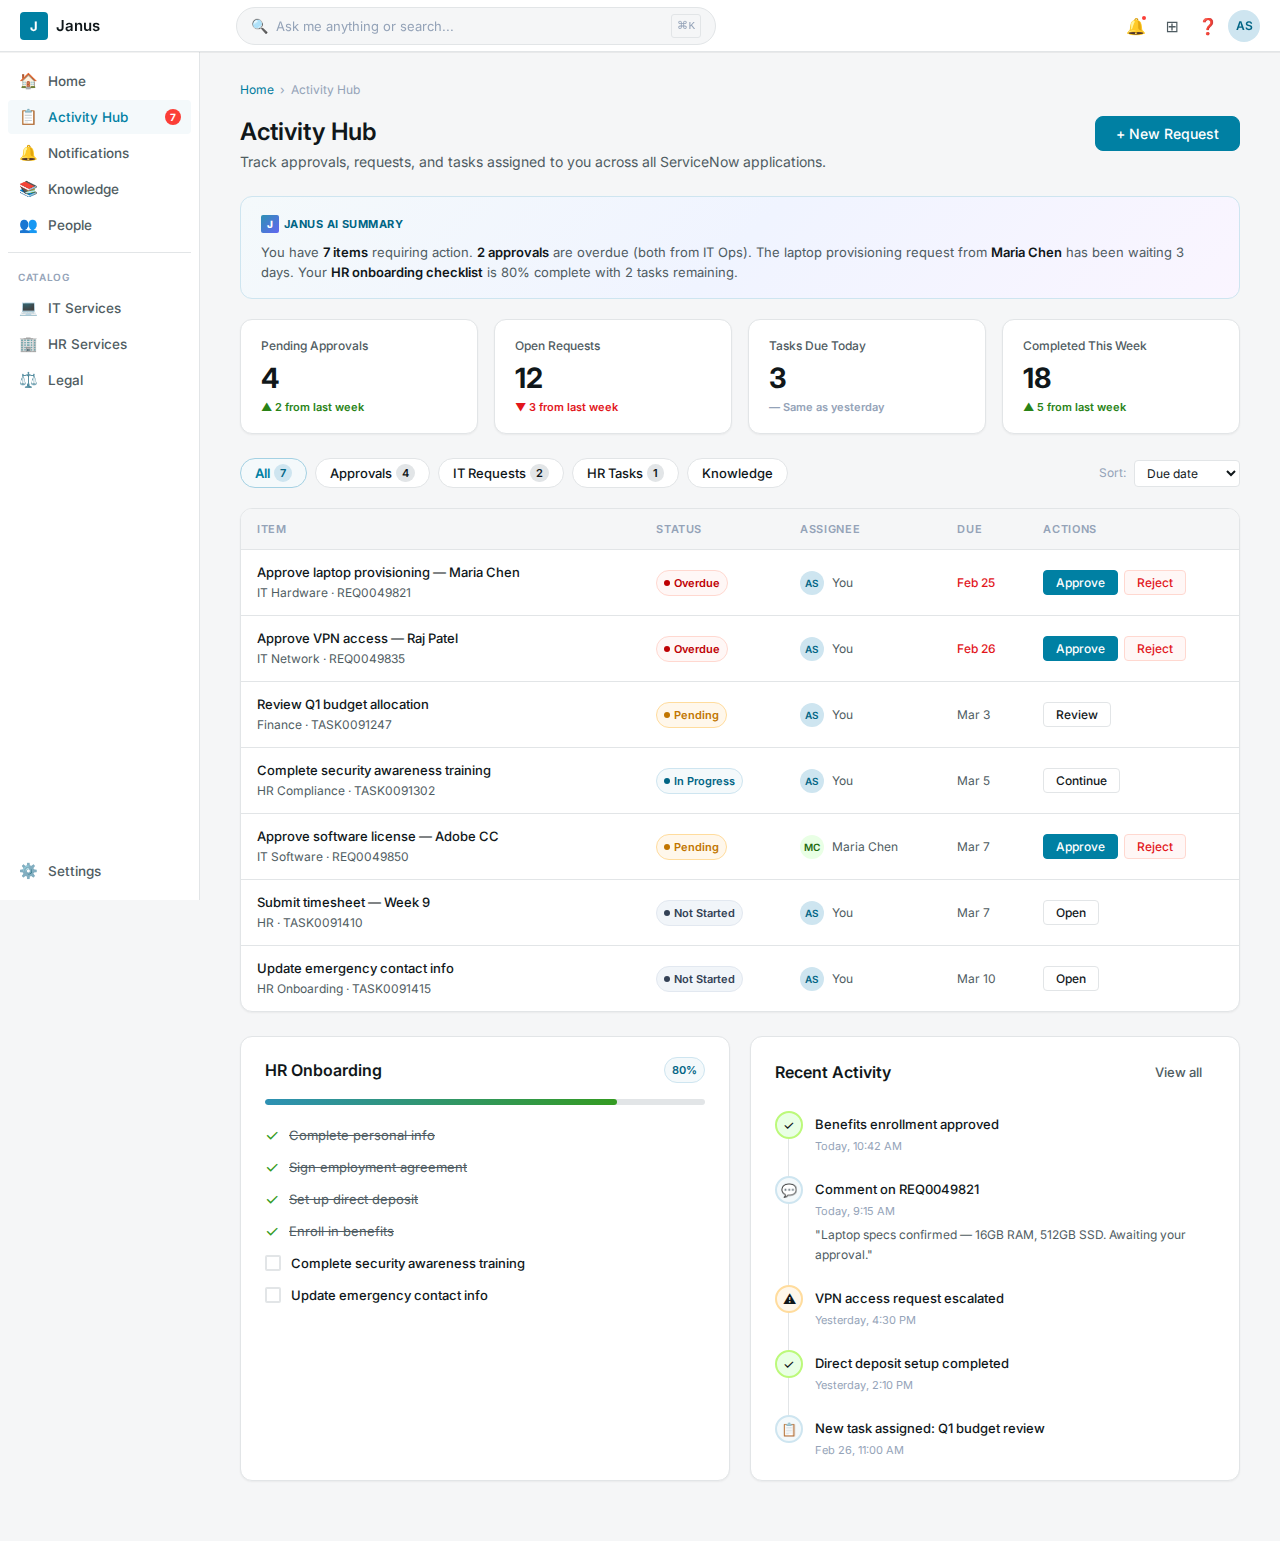
<file: activity-hub.html>
<!DOCTYPE html>
<html lang="en">
<head>
<meta charset="UTF-8">
<meta name="viewport" content="width=device-width, initial-scale=1.0">
<title>Activity Hub — Janus</title>
<link rel="preconnect" href="https://fonts.googleapis.com">
<link href="https://fonts.googleapis.com/css2?family=Inter:wght@400;500;600;700&display=swap" rel="stylesheet">
<style>
/* ============================================================
   JANUS DESIGN TOKENS  (Horizon 2.0)
   ============================================================ */
:root {
  --color-brand:            #0080a3;
  --color-primary-50:       #f4f9fb;
  --color-primary-100:      #cee5f0;
  --color-primary-200:      #a4d1e3;
  --color-primary-300:      #7cbcd6;
  --color-primary-400:      #53a6c5;
  --color-primary-500:      #2d91b4;
  --color-primary-600:      #007b9e;
  --color-primary-700:      #006484;
  --color-primary-800:      #004f6b;

  --color-accent-50:        #e9ffe5;
  --color-accent-100:       #bcf97a;
  --color-accent-500:       #349b21;
  --color-accent-600:       #298317;
  --color-accent-700:       #1f6b0f;

  --color-red-50:           #fff7f6;
  --color-red-100:          #ffd8d0;
  --color-red-500:          #fb3e37;
  --color-red-600:          #e2161c;
  --color-red-700:          #be0003;

  --color-orange-50:        #fff7ed;
  --color-orange-400:       #fb923c;
  --color-orange-500:       #f97316;
  --color-amber-300:        #f7a013;
  --color-amber-500:        #c17500;

  --color-blue-50:          #eff6ff;
  --color-blue-500:         #3b82f6;
  --color-blue-600:         #2563eb;
  --color-blue-700:         #1d4ed8;

  --color-indigo-50:        #eef2ff;
  --color-indigo-500:       #6366f1;
  --color-indigo-700:       #4338ca;

  --color-purple-50:        #faf5ff;
  --color-purple-500:       #a855f7;
  --color-purple-700:       #7e22ce;

  --color-neutral-50:       #f8fafc;
  --color-neutral-100:      #f1f5f9;
  --color-neutral-200:      #e2e8f0;
  --color-neutral-300:      #cbd5e1;
  --color-neutral-400:      #94a3b8;
  --color-neutral-500:      #64748b;
  --color-neutral-600:      #475569;
  --color-neutral-700:      #334155;
  --color-neutral-800:      #1e293b;

  --color-ec-lightest:      #ffffff;
  --color-ec-lighter:       #f5f6f7;
  --color-ec-light:         #e2e5e7;
  --color-ec-dark:          #4f5c62;
  --color-ec-darker:        #37444a;
  --color-ec-darkest:       #10171a;

  --bg-primary:       #ffffff;
  --bg-secondary:     #f5f6f7;
  --bg-tertiary:      #e2e5e7;
  --bg-inverted:      #10171a;
  --text-primary:     #10171a;
  --text-secondary:   #4f5c62;
  --text-tertiary:    #94a3b8;
  --text-inverted:    #ffffff;
  --text-link:        #007b9e;
  --border-default:   #e2e5e7;
  --border-strong:    #3d4a50;
  --interactive:      #0080a3;
  --interactive-hover:#006484;

  --shadow-2xs: 0 1px 0 0 rgba(0,0,0,.05);
  --shadow-xs:  0 1px 2px 0 rgba(0,0,0,.05);
  --shadow-sm:  0 1px 2px 0 rgba(0,0,0,.1), 0 1px 2px -1px rgba(0,0,0,.1);
  --shadow-md:  0 4px 6px -1px rgba(0,0,0,.1), 0 2px 4px -1px rgba(0,0,0,.06);
  --shadow-lg:  0 10px 15px -3px rgba(0,0,0,.1), 0 4px 6px -4px rgba(0,0,0,.1);

  --radius-sm: 2px; --radius-md: 4px; --radius-lg: 8px;
  --radius-xl: 12px; --radius-2xl: 16px; --radius-full: 9999px;
  --space-1:4px;--space-2:8px;--space-3:12px;--space-4:16px;--space-5:20px;
  --space-6:24px;--space-8:32px;--space-10:40px;--space-12:48px;
  --font-sans:'Inter',system-ui,-apple-system,sans-serif;
}

/* ============================================================ RESET */
*,*::before,*::after{box-sizing:border-box;margin:0;padding:0}
html{font-size:14px;-webkit-font-smoothing:antialiased}
body{font-family:var(--font-sans);font-size:14px;line-height:20px;color:var(--text-primary);background:var(--bg-secondary);min-height:100vh}
a{text-decoration:none;color:inherit}button{font-family:inherit;cursor:pointer;border:none;background:none}

/* ============================================================ SHELL — TOP BAR */
.topbar{height:52px;background:var(--bg-primary);border-bottom:1px solid var(--border-default);display:flex;align-items:center;padding:0 20px;gap:16px;position:fixed;top:0;left:0;right:0;z-index:100;box-shadow:var(--shadow-2xs)}
.topbar-brand{display:flex;align-items:center;gap:8px;font-size:15px;font-weight:600;min-width:200px;flex-shrink:0}
.topbar-brand-icon{width:28px;height:28px;background:var(--color-brand);border-radius:var(--radius-md);display:flex;align-items:center;justify-content:center;color:#fff;font-size:13px;font-weight:700}
.topbar-search{flex:1;max-width:480px}
.omni-bar{display:flex;align-items:center;gap:8px;background:var(--bg-secondary);border:1px solid var(--border-default);border-radius:var(--radius-full);padding:6px 14px;transition:border-color .15s,box-shadow .15s}
.omni-bar:focus-within{border-color:var(--interactive);box-shadow:0 0 0 3px var(--color-primary-100);background:var(--bg-primary)}
.omni-icon{color:var(--text-tertiary);font-size:14px;flex-shrink:0}
.omni-input{flex:1;border:none;background:none;font-family:var(--font-sans);font-size:13px;color:var(--text-primary);outline:none}
.omni-input::placeholder{color:var(--text-tertiary)}
.topbar-actions{display:flex;align-items:center;gap:4px;margin-left:auto}
.icon-btn{width:32px;height:32px;border-radius:var(--radius-md);display:flex;align-items:center;justify-content:center;color:var(--text-secondary);transition:background .15s;font-size:16px;cursor:pointer;position:relative}
.icon-btn:hover{background:var(--bg-secondary)}
.icon-btn .notif-dot{position:absolute;top:4px;right:4px;width:8px;height:8px;background:var(--color-red-500);border-radius:50%;border:2px solid var(--bg-primary)}
.avatar{width:32px;height:32px;border-radius:var(--radius-full);background:var(--color-primary-100);color:var(--color-primary-700);font-weight:600;font-size:12px;display:flex;align-items:center;justify-content:center;cursor:pointer}

/* ============================================================ SHELL — SIDE NAV */
.sidenav{position:fixed;top:52px;left:0;bottom:0;width:200px;background:var(--bg-primary);border-right:1px solid var(--border-default);padding:12px 8px;display:flex;flex-direction:column;gap:2px;overflow-y:auto;z-index:90}
.nav-item{display:flex;align-items:center;gap:10px;padding:7px 10px;border-radius:var(--radius-md);font-size:13.5px;font-weight:500;color:var(--text-secondary);cursor:pointer;transition:background .15s,color .15s;user-select:none}
.nav-item:hover{background:var(--bg-secondary);color:var(--text-primary)}
.nav-item.active{background:var(--color-primary-50);color:var(--interactive)}
.nav-item .nav-icon{font-size:15px;width:20px;text-align:center;flex-shrink:0}
.nav-badge{margin-left:auto;background:var(--color-red-500);color:#fff;font-size:10px;font-weight:700;border-radius:var(--radius-full);padding:1px 5px;line-height:14px}
.nav-divider{height:1px;background:var(--border-default);margin:8px 0}
.nav-section-label{font-size:10px;font-weight:600;letter-spacing:.07em;text-transform:uppercase;color:var(--text-tertiary);padding:4px 10px 2px}
.nav-spacer{flex:1}

/* ============================================================ MAIN CONTENT */
.main{margin-left:200px;margin-top:52px;min-height:calc(100vh - 52px);padding:28px 40px 60px;max-width:1100px}
.breadcrumb{display:flex;align-items:center;gap:6px;font-size:12px;color:var(--text-tertiary);margin-bottom:16px}
.breadcrumb a{color:var(--text-link)}
.breadcrumb a:hover{text-decoration:underline}
.page-header{display:flex;align-items:flex-start;justify-content:space-between;gap:16px;margin-bottom:24px}
.page-title{font-size:24px;font-weight:600;line-height:32px;margin-bottom:4px}
.page-subtitle{font-size:14px;color:var(--text-secondary);line-height:20px}

/* ============================================================ BUTTONS */
.btn{display:inline-flex;align-items:center;justify-content:center;gap:6px;font-family:inherit;font-weight:500;border-radius:var(--radius-lg);border:1px solid transparent;cursor:pointer;transition:background .15s,border-color .15s;white-space:nowrap}
.btn-primary{font-size:14px;padding:8px 20px;background:var(--interactive);border-color:var(--interactive);color:#fff}
.btn-primary:hover{background:var(--interactive-hover);border-color:var(--interactive-hover)}
.btn-secondary{font-size:14px;padding:8px 20px;background:var(--bg-primary);border-color:var(--border-default);color:var(--text-primary)}
.btn-secondary:hover{background:var(--bg-secondary)}
.btn-ghost{font-size:13px;padding:6px 12px;color:var(--text-secondary)}
.btn-ghost:hover{background:var(--bg-secondary);color:var(--text-primary)}
.btn-sm{font-size:12px;padding:5px 14px;border-radius:var(--radius-md)}
.btn-danger{font-size:13px;padding:6px 14px;color:var(--color-red-600);border-color:var(--color-red-100);background:var(--color-red-50)}
.btn-danger:hover{background:var(--color-red-100)}

/* ============================================================ BADGES */
.badge{display:inline-flex;align-items:center;gap:4px;font-size:11px;font-weight:600;padding:2px 7px;border-radius:var(--radius-full);border:1px solid transparent}
.badge-primary{background:var(--color-primary-50);color:var(--color-primary-700);border-color:var(--color-primary-100)}
.badge-success{background:var(--color-accent-50);color:var(--color-accent-700);border-color:var(--color-accent-100)}
.badge-warning{background:#fff7eb;color:var(--color-amber-500);border-color:#ffdc9d}
.badge-error{background:var(--color-red-50);color:var(--color-red-700);border-color:var(--color-red-100)}
.badge-neutral{background:var(--color-neutral-100);color:var(--color-neutral-700);border-color:var(--color-neutral-200)}
.badge-dot::before{content:'';width:6px;height:6px;border-radius:50%;background:currentColor;flex-shrink:0}
.badge-info{background:var(--color-blue-50);color:var(--color-blue-700);border-color:#dbeafe}
.badge-purple{background:var(--color-purple-50);color:var(--color-purple-700);border-color:#e9d5ff}

/* ============================================================ CHIPS / FILTERS */
.filter-bar{display:flex;align-items:center;gap:8px;margin-bottom:20px;flex-wrap:wrap}
.chip{display:inline-flex;align-items:center;gap:4px;background:var(--bg-primary);border:1px solid var(--border-default);border-radius:var(--radius-full);padding:4px 14px;font-size:13px;font-weight:500;cursor:pointer;transition:all .15s}
.chip:hover{border-color:var(--color-primary-200);color:var(--interactive)}
.chip.active{background:var(--color-primary-50);border-color:var(--color-primary-200);color:var(--interactive);font-weight:600}
.chip .chip-count{background:var(--bg-tertiary);border-radius:var(--radius-full);padding:0 6px;font-size:11px;font-weight:600;line-height:18px}
.chip.active .chip-count{background:var(--color-primary-100);color:var(--color-primary-700)}

/* ============================================================ CARD */
.card{background:var(--bg-primary);border:1px solid var(--border-default);border-radius:var(--radius-xl);box-shadow:var(--shadow-xs);overflow:hidden}
.card-padded{padding:20px 24px}

/* ============================================================ AI SUMMARY */
.ai-summary{background:linear-gradient(135deg,var(--color-primary-50) 0%,#f0f4ff 50%,#faf5ff 100%);border:1px solid var(--color-primary-100);border-radius:var(--radius-xl);padding:16px 20px;margin-bottom:20px}
.ai-label{display:inline-flex;align-items:center;gap:5px;font-size:11px;font-weight:700;color:var(--color-primary-700);text-transform:uppercase;letter-spacing:.04em;margin-bottom:8px}
.ai-label-icon{width:18px;height:18px;background:linear-gradient(135deg,var(--color-primary-500),var(--color-indigo-500));border-radius:var(--radius-sm);display:flex;align-items:center;justify-content:center;color:#fff;font-size:10px;font-weight:800}
.ai-text{font-size:13px;line-height:20px;color:var(--text-secondary)}
.ai-text strong{color:var(--text-primary);font-weight:600}

/* ============================================================ STAT CARDS */
.stats-grid{display:grid;grid-template-columns:repeat(4,1fr);gap:16px;margin-bottom:24px}
.stat-card{background:var(--bg-primary);border:1px solid var(--border-default);border-radius:var(--radius-xl);padding:16px 20px;box-shadow:var(--shadow-xs)}
.stat-label{font-size:12px;font-weight:500;color:var(--text-secondary);margin-bottom:8px}
.stat-value{font-size:28px;font-weight:700;line-height:1;margin-bottom:4px}
.stat-change{font-size:11px;font-weight:600;display:inline-flex;align-items:center;gap:2px}
.stat-change.up{color:var(--color-accent-600)}
.stat-change.down{color:var(--color-red-600)}
.stat-change.neutral{color:var(--text-tertiary)}

/* ============================================================ TASK TABLE */
.task-table{width:100%;border-collapse:collapse}
.task-table thead tr{border-bottom:1px solid var(--border-default)}
.task-table th{font-size:11px;font-weight:600;letter-spacing:.06em;text-transform:uppercase;color:var(--text-tertiary);padding:10px 16px;text-align:left;white-space:nowrap;background:var(--bg-secondary)}
.task-table td{padding:12px 16px;border-bottom:1px solid var(--border-default);vertical-align:middle;font-size:13px}
.task-table tbody tr:last-child td{border-bottom:none}
.task-table tbody tr{transition:background .1s}
.task-table tbody tr:hover{background:var(--color-neutral-50)}

.task-title{font-weight:500;color:var(--text-primary);margin-bottom:1px}
.task-desc{font-size:12px;color:var(--text-secondary)}
.task-meta{display:flex;align-items:center;gap:8px}
.task-avatar{width:24px;height:24px;border-radius:var(--radius-full);font-size:10px;font-weight:600;display:flex;align-items:center;justify-content:center;flex-shrink:0}
.task-avatar-name{font-size:12px;color:var(--text-secondary)}
.task-due{font-size:12px;color:var(--text-secondary);white-space:nowrap}
.task-due.overdue{color:var(--color-red-600);font-weight:500}
.task-actions{display:flex;gap:6px}

/* ============================================================ PROGRESS */
.progress-bar{height:6px;background:var(--bg-tertiary);border-radius:var(--radius-full);overflow:hidden}
.progress-fill{height:100%;border-radius:var(--radius-full);transition:width .3s}

/* ============================================================ TIMELINE */
.timeline{display:flex;flex-direction:column;gap:0;padding:20px 24px}
.timeline-item{display:flex;gap:12px;padding-bottom:20px;position:relative}
.timeline-item:last-child{padding-bottom:0}
.timeline-item:not(:last-child)::after{content:'';position:absolute;left:13px;top:28px;bottom:0;width:1px;background:var(--border-default)}
.timeline-dot{width:28px;height:28px;border-radius:var(--radius-full);display:flex;align-items:center;justify-content:center;font-size:13px;flex-shrink:0;border:2px solid var(--border-default);background:var(--bg-primary)}
.timeline-dot.success{border-color:var(--color-accent-100);background:var(--color-accent-50)}
.timeline-dot.info{border-color:var(--color-primary-100);background:var(--color-primary-50)}
.timeline-dot.warning{border-color:#ffdc9d;background:#fff7eb}
.timeline-dot.error{border-color:var(--color-red-100);background:var(--color-red-50)}
.timeline-body{flex:1;padding-top:3px}
.timeline-title{font-size:13px;font-weight:500;color:var(--text-primary);margin-bottom:2px}
.timeline-time{font-size:11px;color:var(--text-tertiary)}
.timeline-desc{font-size:12px;color:var(--text-secondary);margin-top:4px}

/* ============================================================ TOGGLE */
.toggle{position:relative;width:36px;height:20px;flex-shrink:0}
.toggle input{display:none}
.toggle-track{position:absolute;inset:0;background:var(--color-ec-light);border-radius:var(--radius-full);transition:background .2s;border:1px solid var(--border-default)}
.toggle input:checked~.toggle-track{background:var(--interactive);border-color:var(--interactive)}
.toggle-thumb{position:absolute;top:2px;left:2px;width:14px;height:14px;background:#fff;border-radius:var(--radius-full);box-shadow:0 1px 3px rgba(0,0,0,.2);transition:left .2s}
.toggle input:checked~.toggle-thumb{left:18px}

/* ============================================================ DIVIDER */
.divider{height:1px;background:var(--border-default);margin:16px 0}

/* ============================================================ SECTION HEADER */
.section-header{display:flex;align-items:center;justify-content:space-between;gap:12px;margin-bottom:16px}
.section-title{font-size:16px;font-weight:600}
</style>
</head>
<body>

<!-- ═══════════════════════════════════════════════════════════ TOP BAR -->
<header class="topbar">
  <div class="topbar-brand">
    <div class="topbar-brand-icon">J</div>
    Janus
  </div>
  <div class="topbar-search">
    <div class="omni-bar">
      <span class="omni-icon">&#128269;</span>
      <input class="omni-input" placeholder="Ask me anything or search...">
      <span style="font-size:11px;color:var(--text-tertiary);background:var(--bg-secondary);border:1px solid var(--border-default);border-radius:3px;padding:1px 5px;font-family:monospace;">&#8984;K</span>
    </div>
  </div>
  <div class="topbar-actions">
    <div class="icon-btn">&#128276;<span class="notif-dot"></span></div>
    <div class="icon-btn">&#8862;</div>
    <div class="icon-btn">&#10067;</div>
    <div class="avatar">AS</div>
  </div>
</header>

<!-- ═══════════════════════════════════════════════════════════ SIDE NAV -->
<nav class="sidenav">
  <div class="nav-item"><span class="nav-icon">&#127968;</span> Home</div>
  <div class="nav-item active"><span class="nav-icon">&#128203;</span> Activity Hub <span class="nav-badge">7</span></div>
  <div class="nav-item"><span class="nav-icon">&#128276;</span> Notifications</div>
  <div class="nav-item"><span class="nav-icon">&#128218;</span> Knowledge</div>
  <div class="nav-item"><span class="nav-icon">&#128101;</span> People</div>
  <div class="nav-divider"></div>
  <div class="nav-section-label">Catalog</div>
  <div class="nav-item"><span class="nav-icon">&#128187;</span> IT Services</div>
  <div class="nav-item"><span class="nav-icon">&#127970;</span> HR Services</div>
  <div class="nav-item"><span class="nav-icon">&#9878;&#65039;</span> Legal</div>
  <div class="nav-spacer"></div>
  <div class="nav-item"><span class="nav-icon">&#9881;&#65039;</span> Settings</div>
</nav>

<!-- ═══════════════════════════════════════════════════════════ MAIN -->
<main class="main">

  <!-- Breadcrumb -->
  <div class="breadcrumb">
    <a href="#">Home</a> &#8250;
    <span>Activity Hub</span>
  </div>

  <!-- Page header -->
  <div class="page-header">
    <div>
      <h1 class="page-title">Activity Hub</h1>
      <p class="page-subtitle">Track approvals, requests, and tasks assigned to you across all ServiceNow applications.</p>
    </div>
    <button class="btn btn-primary">+ New Request</button>
  </div>

  <!-- AI Summary -->
  <div class="ai-summary">
    <div class="ai-label">
      <span class="ai-label-icon">J</span> Janus AI Summary
    </div>
    <div class="ai-text">
      You have <strong>7 items</strong> requiring action. <strong>2 approvals</strong> are overdue (both from IT Ops). The laptop provisioning request from <strong>Maria Chen</strong> has been waiting 3 days. Your <strong>HR onboarding checklist</strong> is 80% complete with 2 tasks remaining.
    </div>
  </div>

  <!-- Stat cards -->
  <div class="stats-grid">
    <div class="stat-card">
      <div class="stat-label">Pending Approvals</div>
      <div class="stat-value">4</div>
      <span class="stat-change up">&#9650; 2 from last week</span>
    </div>
    <div class="stat-card">
      <div class="stat-label">Open Requests</div>
      <div class="stat-value">12</div>
      <span class="stat-change down">&#9660; 3 from last week</span>
    </div>
    <div class="stat-card">
      <div class="stat-label">Tasks Due Today</div>
      <div class="stat-value">3</div>
      <span class="stat-change neutral">&#8212; Same as yesterday</span>
    </div>
    <div class="stat-card">
      <div class="stat-label">Completed This Week</div>
      <div class="stat-value">18</div>
      <span class="stat-change up">&#9650; 5 from last week</span>
    </div>
  </div>

  <!-- Filter bar -->
  <div class="filter-bar">
    <span class="chip active">All <span class="chip-count">7</span></span>
    <span class="chip" onclick="this.classList.toggle('active')">Approvals <span class="chip-count">4</span></span>
    <span class="chip" onclick="this.classList.toggle('active')">IT Requests <span class="chip-count">2</span></span>
    <span class="chip" onclick="this.classList.toggle('active')">HR Tasks <span class="chip-count">1</span></span>
    <span class="chip" onclick="this.classList.toggle('active')">Knowledge</span>
    <div style="margin-left:auto;display:flex;gap:8px;align-items:center">
      <span style="font-size:12px;color:var(--text-tertiary)">Sort:</span>
      <select style="font-family:var(--font-sans);font-size:12px;border:1px solid var(--border-default);border-radius:var(--radius-md);padding:4px 8px;color:var(--text-primary);background:var(--bg-primary);outline:none;cursor:pointer">
        <option>Due date</option>
        <option>Priority</option>
        <option>Newest first</option>
      </select>
    </div>
  </div>

  <!-- Task table card -->
  <div class="card" style="margin-bottom:24px">
    <table class="task-table">
      <thead>
        <tr>
          <th style="width:40%">Item</th>
          <th>Status</th>
          <th>Assignee</th>
          <th>Due</th>
          <th>Actions</th>
        </tr>
      </thead>
      <tbody>

        <!-- Row 1 -->
        <tr>
          <td>
            <div class="task-title">Approve laptop provisioning — Maria Chen</div>
            <div class="task-desc">IT Hardware &middot; REQ0049821</div>
          </td>
          <td><span class="badge badge-error badge-dot">Overdue</span></td>
          <td>
            <div class="task-meta">
              <div class="task-avatar" style="background:var(--color-primary-100);color:var(--color-primary-700)">AS</div>
              <span class="task-avatar-name">You</span>
            </div>
          </td>
          <td><span class="task-due overdue">Feb 25</span></td>
          <td>
            <div class="task-actions">
              <button class="btn btn-sm btn-primary" style="padding:4px 12px;font-size:12px">Approve</button>
              <button class="btn btn-sm btn-danger" style="padding:4px 12px;font-size:12px">Reject</button>
            </div>
          </td>
        </tr>

        <!-- Row 2 -->
        <tr>
          <td>
            <div class="task-title">Approve VPN access — Raj Patel</div>
            <div class="task-desc">IT Network &middot; REQ0049835</div>
          </td>
          <td><span class="badge badge-error badge-dot">Overdue</span></td>
          <td>
            <div class="task-meta">
              <div class="task-avatar" style="background:var(--color-primary-100);color:var(--color-primary-700)">AS</div>
              <span class="task-avatar-name">You</span>
            </div>
          </td>
          <td><span class="task-due overdue">Feb 26</span></td>
          <td>
            <div class="task-actions">
              <button class="btn btn-sm btn-primary" style="padding:4px 12px;font-size:12px">Approve</button>
              <button class="btn btn-sm btn-danger" style="padding:4px 12px;font-size:12px">Reject</button>
            </div>
          </td>
        </tr>

        <!-- Row 3 -->
        <tr>
          <td>
            <div class="task-title">Review Q1 budget allocation</div>
            <div class="task-desc">Finance &middot; TASK0091247</div>
          </td>
          <td><span class="badge badge-warning badge-dot">Pending</span></td>
          <td>
            <div class="task-meta">
              <div class="task-avatar" style="background:var(--color-primary-100);color:var(--color-primary-700)">AS</div>
              <span class="task-avatar-name">You</span>
            </div>
          </td>
          <td><span class="task-due">Mar 3</span></td>
          <td>
            <div class="task-actions">
              <button class="btn btn-sm btn-secondary" style="padding:4px 12px;font-size:12px">Review</button>
            </div>
          </td>
        </tr>

        <!-- Row 4 -->
        <tr>
          <td>
            <div class="task-title">Complete security awareness training</div>
            <div class="task-desc">HR Compliance &middot; TASK0091302</div>
          </td>
          <td><span class="badge badge-primary badge-dot">In Progress</span></td>
          <td>
            <div class="task-meta">
              <div class="task-avatar" style="background:var(--color-primary-100);color:var(--color-primary-700)">AS</div>
              <span class="task-avatar-name">You</span>
            </div>
          </td>
          <td><span class="task-due">Mar 5</span></td>
          <td>
            <div class="task-actions">
              <button class="btn btn-sm btn-secondary" style="padding:4px 12px;font-size:12px">Continue</button>
            </div>
          </td>
        </tr>

        <!-- Row 5 -->
        <tr>
          <td>
            <div class="task-title">Approve software license — Adobe CC</div>
            <div class="task-desc">IT Software &middot; REQ0049850</div>
          </td>
          <td><span class="badge badge-warning badge-dot">Pending</span></td>
          <td>
            <div class="task-meta">
              <div class="task-avatar" style="background:var(--color-accent-50);color:var(--color-accent-700)">MC</div>
              <span class="task-avatar-name">Maria Chen</span>
            </div>
          </td>
          <td><span class="task-due">Mar 7</span></td>
          <td>
            <div class="task-actions">
              <button class="btn btn-sm btn-primary" style="padding:4px 12px;font-size:12px">Approve</button>
              <button class="btn btn-sm btn-danger" style="padding:4px 12px;font-size:12px">Reject</button>
            </div>
          </td>
        </tr>

        <!-- Row 6 -->
        <tr>
          <td>
            <div class="task-title">Submit timesheet — Week 9</div>
            <div class="task-desc">HR &middot; TASK0091410</div>
          </td>
          <td><span class="badge badge-neutral badge-dot">Not Started</span></td>
          <td>
            <div class="task-meta">
              <div class="task-avatar" style="background:var(--color-primary-100);color:var(--color-primary-700)">AS</div>
              <span class="task-avatar-name">You</span>
            </div>
          </td>
          <td><span class="task-due">Mar 7</span></td>
          <td>
            <div class="task-actions">
              <button class="btn btn-sm btn-secondary" style="padding:4px 12px;font-size:12px">Open</button>
            </div>
          </td>
        </tr>

        <!-- Row 7 -->
        <tr>
          <td>
            <div class="task-title">Update emergency contact info</div>
            <div class="task-desc">HR Onboarding &middot; TASK0091415</div>
          </td>
          <td><span class="badge badge-neutral badge-dot">Not Started</span></td>
          <td>
            <div class="task-meta">
              <div class="task-avatar" style="background:var(--color-primary-100);color:var(--color-primary-700)">AS</div>
              <span class="task-avatar-name">You</span>
            </div>
          </td>
          <td><span class="task-due">Mar 10</span></td>
          <td>
            <div class="task-actions">
              <button class="btn btn-sm btn-secondary" style="padding:4px 12px;font-size:12px">Open</button>
            </div>
          </td>
        </tr>

      </tbody>
    </table>
  </div>

  <!-- Two-column: Onboarding progress + Recent activity -->
  <div style="display:grid;grid-template-columns:1fr 1fr;gap:20px">

    <!-- Onboarding progress -->
    <div class="card">
      <div class="card-padded">
        <div class="section-header">
          <div class="section-title">HR Onboarding</div>
          <span class="badge badge-primary">80%</span>
        </div>
        <div class="progress-bar" style="margin-bottom:20px">
          <div class="progress-fill" style="width:80%;background:linear-gradient(90deg,var(--color-primary-500),var(--color-accent-500))"></div>
        </div>

        <div style="display:flex;flex-direction:column;gap:12px">
          <div style="display:flex;align-items:center;gap:10px">
            <span style="color:var(--color-accent-500);font-size:16px">&#10003;</span>
            <span style="font-size:13px;color:var(--text-secondary);text-decoration:line-through">Complete personal info</span>
          </div>
          <div style="display:flex;align-items:center;gap:10px">
            <span style="color:var(--color-accent-500);font-size:16px">&#10003;</span>
            <span style="font-size:13px;color:var(--text-secondary);text-decoration:line-through">Sign employment agreement</span>
          </div>
          <div style="display:flex;align-items:center;gap:10px">
            <span style="color:var(--color-accent-500);font-size:16px">&#10003;</span>
            <span style="font-size:13px;color:var(--text-secondary);text-decoration:line-through">Set up direct deposit</span>
          </div>
          <div style="display:flex;align-items:center;gap:10px">
            <span style="color:var(--color-accent-500);font-size:16px">&#10003;</span>
            <span style="font-size:13px;color:var(--text-secondary);text-decoration:line-through">Enroll in benefits</span>
          </div>
          <div style="display:flex;align-items:center;gap:10px">
            <span style="width:16px;height:16px;border:2px solid var(--border-default);border-radius:var(--radius-sm);flex-shrink:0"></span>
            <span style="font-size:13px;font-weight:500">Complete security awareness training</span>
          </div>
          <div style="display:flex;align-items:center;gap:10px">
            <span style="width:16px;height:16px;border:2px solid var(--border-default);border-radius:var(--radius-sm);flex-shrink:0"></span>
            <span style="font-size:13px;font-weight:500">Update emergency contact info</span>
          </div>
        </div>
      </div>
    </div>

    <!-- Recent activity timeline -->
    <div class="card">
      <div class="card-padded" style="padding-bottom:0">
        <div class="section-header" style="margin-bottom:4px">
          <div class="section-title">Recent Activity</div>
          <button class="btn btn-ghost">View all</button>
        </div>
      </div>
      <div class="timeline">
        <div class="timeline-item">
          <div class="timeline-dot success">&#10003;</div>
          <div class="timeline-body">
            <div class="timeline-title">Benefits enrollment approved</div>
            <div class="timeline-time">Today, 10:42 AM</div>
          </div>
        </div>
        <div class="timeline-item">
          <div class="timeline-dot info">&#128172;</div>
          <div class="timeline-body">
            <div class="timeline-title">Comment on REQ0049821</div>
            <div class="timeline-time">Today, 9:15 AM</div>
            <div class="timeline-desc">"Laptop specs confirmed — 16GB RAM, 512GB SSD. Awaiting your approval."</div>
          </div>
        </div>
        <div class="timeline-item">
          <div class="timeline-dot warning">&#9888;</div>
          <div class="timeline-body">
            <div class="timeline-title">VPN access request escalated</div>
            <div class="timeline-time">Yesterday, 4:30 PM</div>
          </div>
        </div>
        <div class="timeline-item">
          <div class="timeline-dot success">&#10003;</div>
          <div class="timeline-body">
            <div class="timeline-title">Direct deposit setup completed</div>
            <div class="timeline-time">Yesterday, 2:10 PM</div>
          </div>
        </div>
        <div class="timeline-item">
          <div class="timeline-dot info">&#128203;</div>
          <div class="timeline-body">
            <div class="timeline-title">New task assigned: Q1 budget review</div>
            <div class="timeline-time">Feb 26, 11:00 AM</div>
          </div>
        </div>
      </div>
    </div>

  </div>

</main>

</body>
</html>
</file>
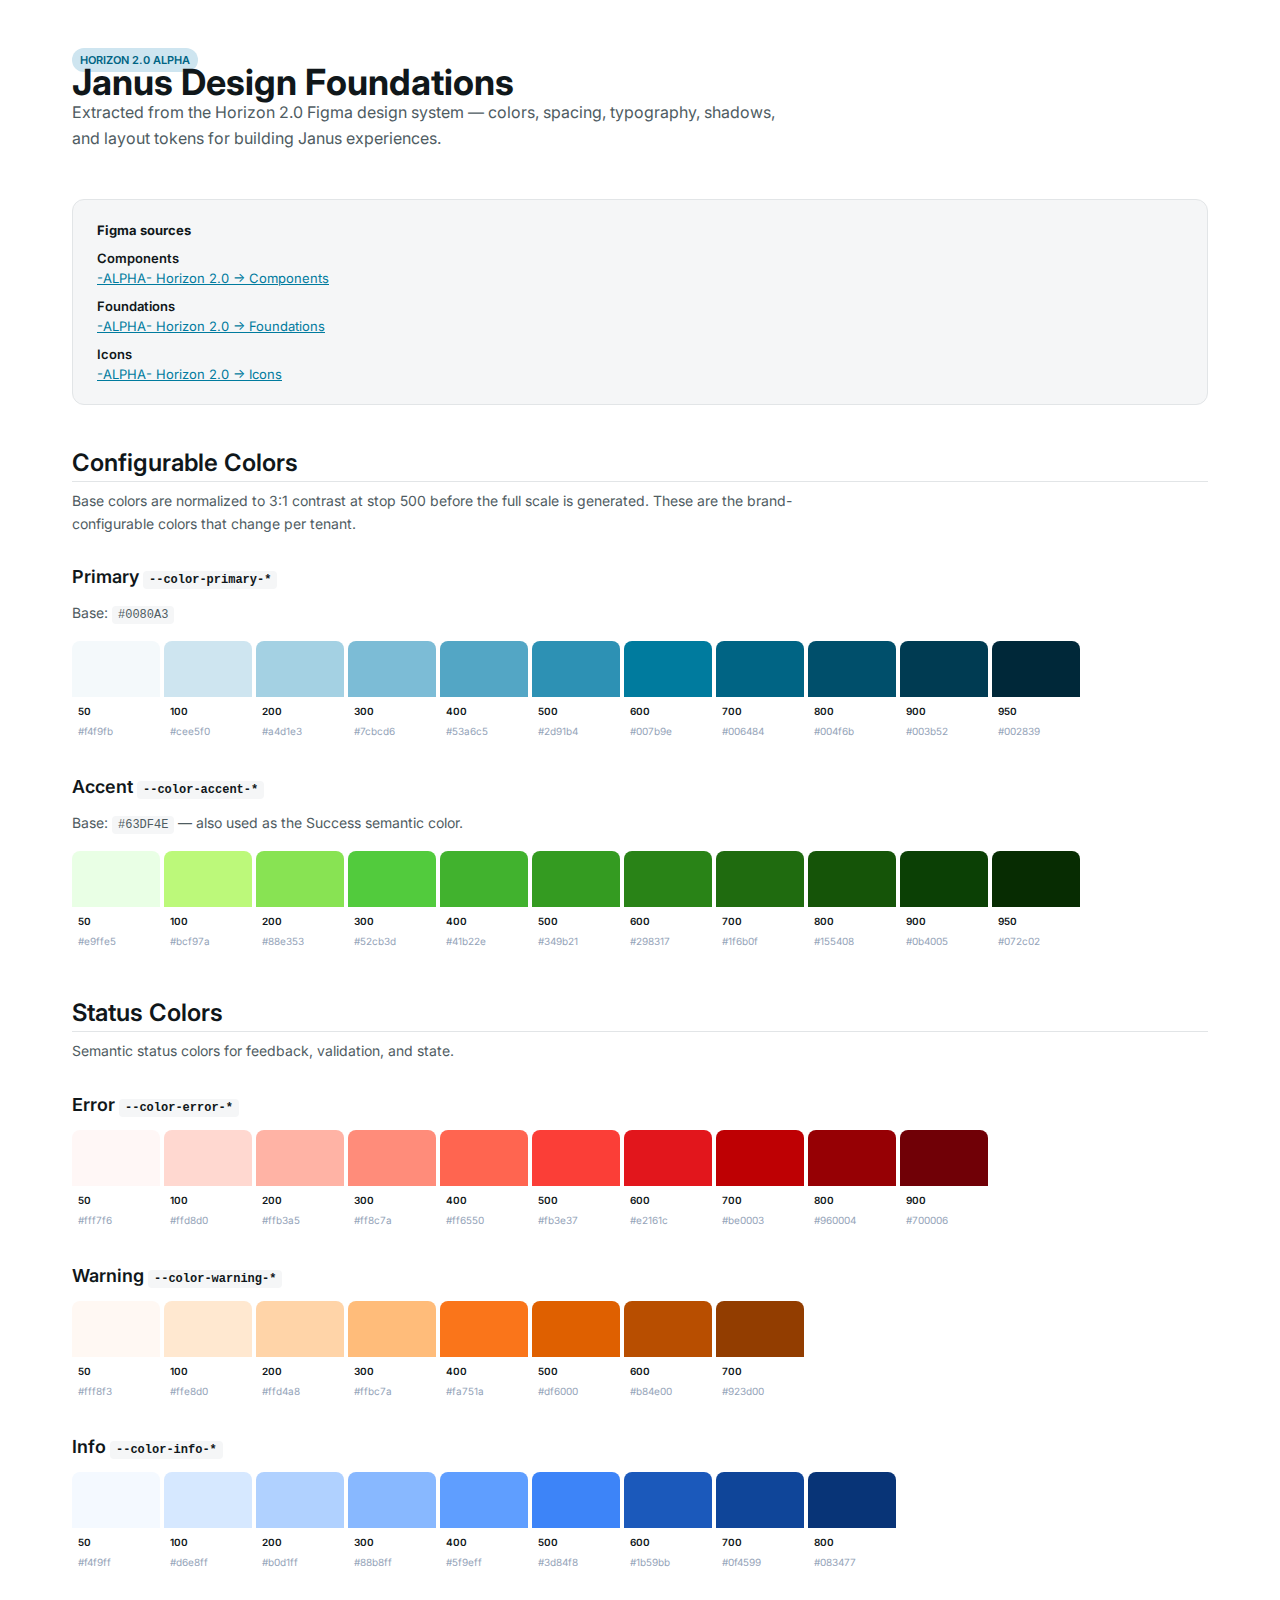
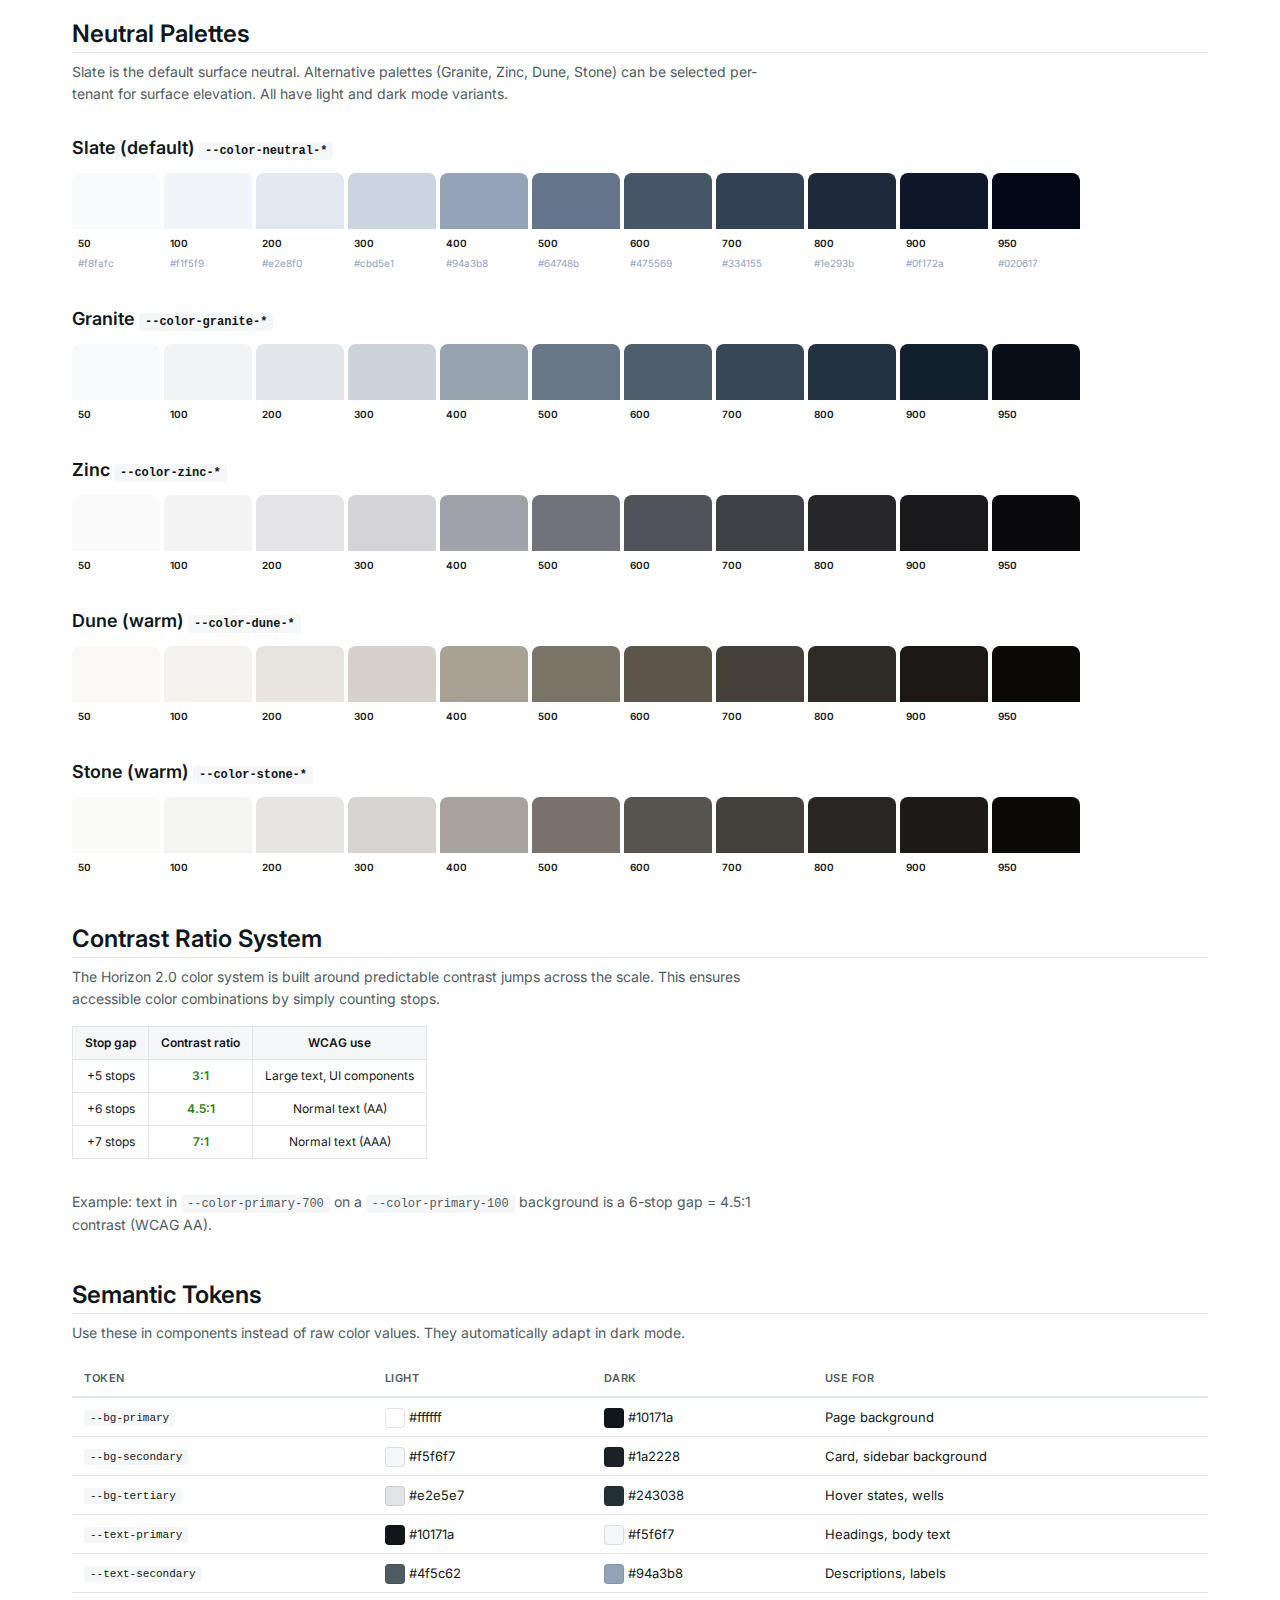
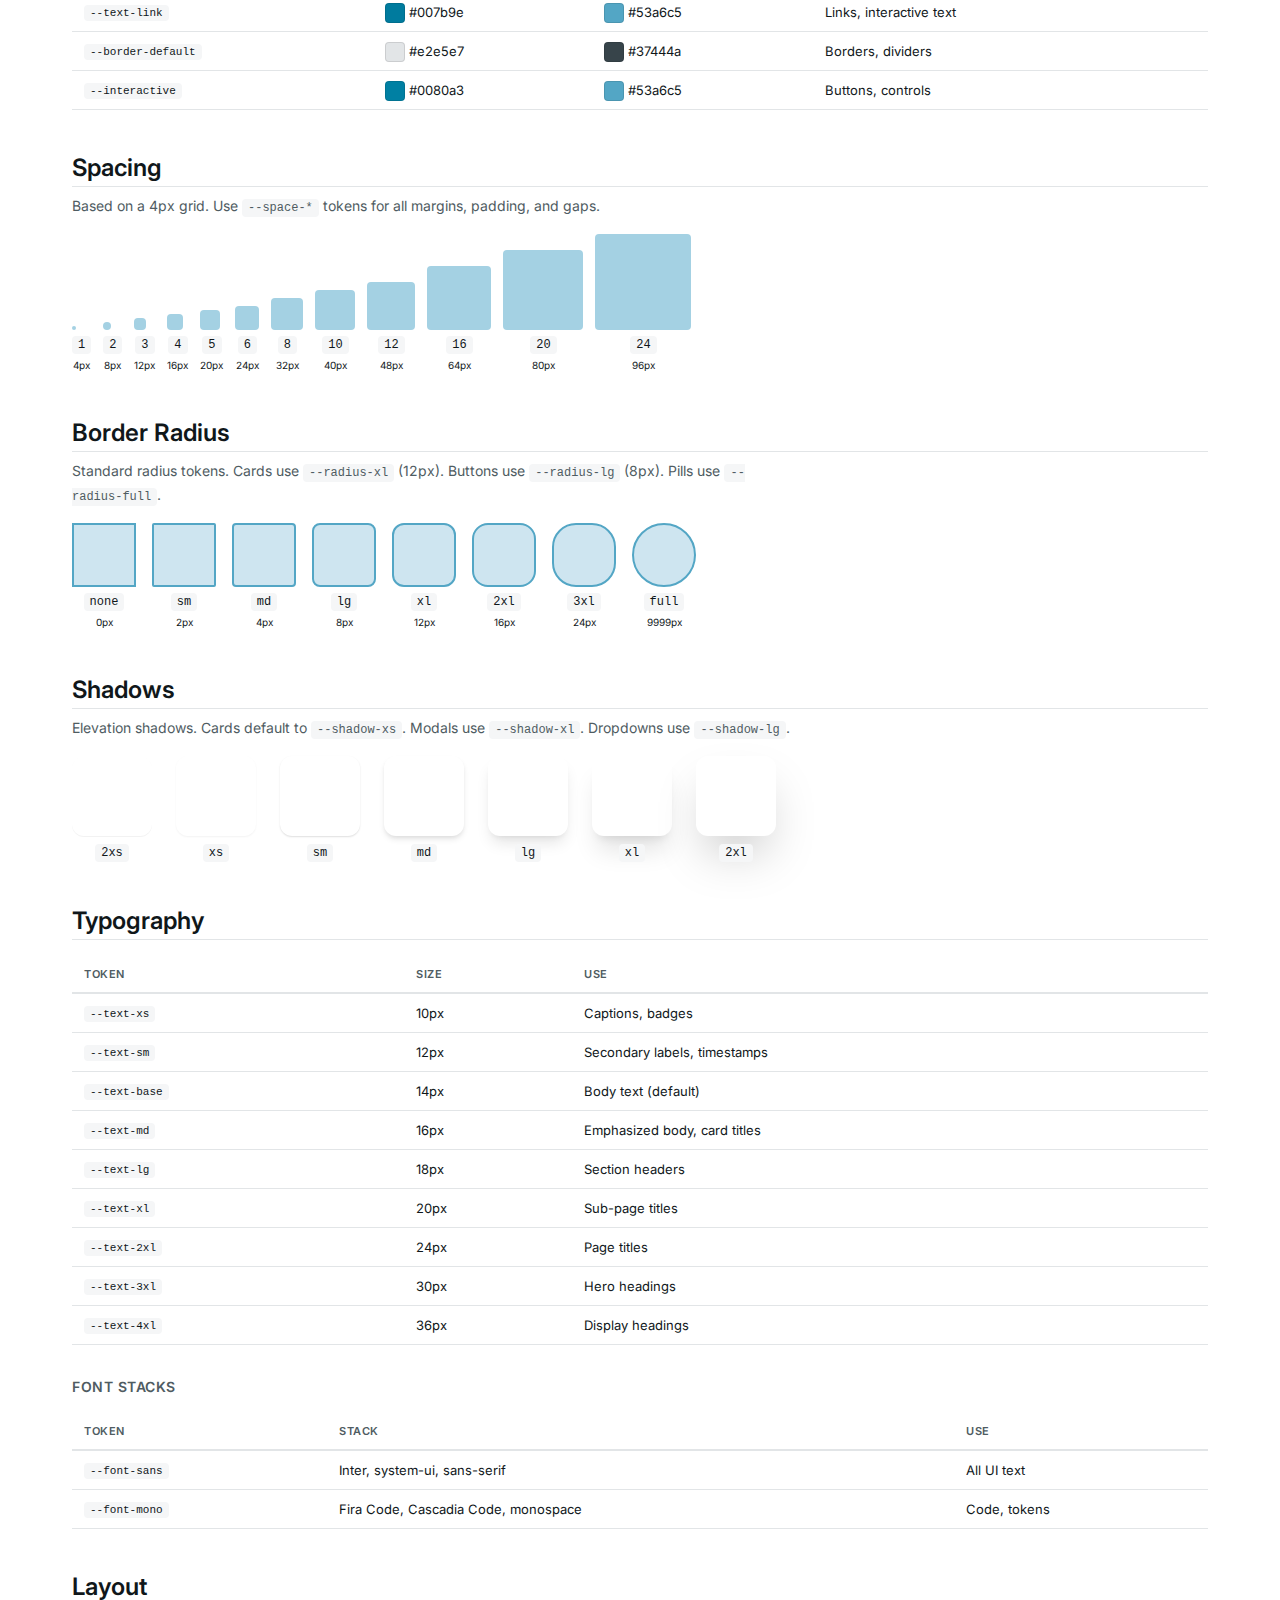
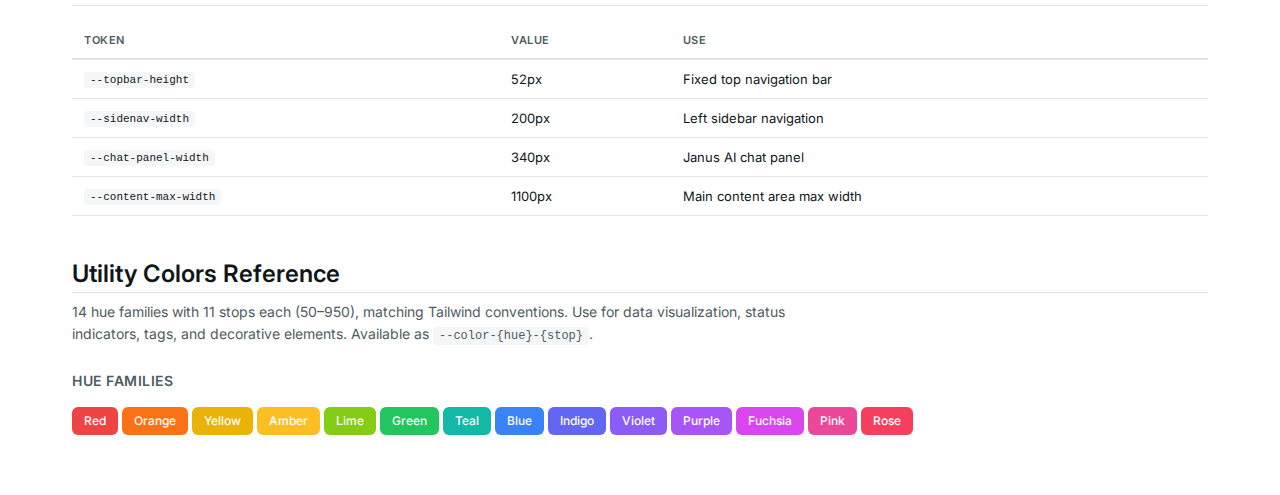
<file: foundations.html>
<!DOCTYPE html>
<html lang="en">
<head>
<meta charset="UTF-8">
<meta name="viewport" content="width=device-width, initial-scale=1.0">
<title>Janus — Horizon 2.0 Foundations</title>
<link rel="stylesheet" href="tokens.css">
<style>
  body { background: var(--bg-primary); color: var(--text-primary); padding: 0; }
  .page { max-width: 1200px; margin: 0 auto; padding: 48px 32px; }
  h1 { font-size: 36px; font-weight: 700; margin-bottom: 8px; }
  .subtitle { font-size: 16px; color: var(--text-secondary); margin-bottom: 48px; }
  h2 { font-size: 24px; font-weight: 600; margin: 48px 0 8px; padding-bottom: 8px; border-bottom: 1px solid var(--border-default); }
  h3 { font-size: 18px; font-weight: 600; margin: 32px 0 12px; }
  h4 { font-size: 14px; font-weight: 600; color: var(--text-secondary); margin: 24px 0 8px; text-transform: uppercase; letter-spacing: .5px; }
  p { line-height: 1.6; color: var(--text-secondary); margin-bottom: 16px; max-width: 720px; }
  code { font-family: var(--font-mono); font-size: 12px; background: var(--bg-secondary); padding: 2px 6px; border-radius: 4px; }
  .badge { display: inline-block; padding: 2px 8px; border-radius: 9999px; font-size: 11px; font-weight: 600; }
  .badge-alpha { background: var(--color-primary-100); color: var(--color-primary-700); }

  /* ── Swatch grid ───────────────────────────── */
  .swatch-row { display: flex; gap: 4px; margin-bottom: 24px; flex-wrap: wrap; }
  .swatch-row-label { font-size: 13px; font-weight: 600; margin-bottom: 6px; }
  .swatch { width: 88px; border-radius: 8px; overflow: hidden; }
  .swatch-color { height: 56px; }
  .swatch-info { padding: 4px 6px; font-size: 10px; }
  .swatch-info .stop { font-weight: 600; display: block; }
  .swatch-info .hex { color: var(--text-tertiary); }

  .swatch-large { width: 120px; }
  .swatch-large .swatch-color { height: 80px; }
  .swatch-large .swatch-info { padding: 6px 8px; font-size: 11px; }

  /* ── Contrast chart ────────────────────────── */
  .contrast-table { border-collapse: collapse; font-size: 12px; margin: 16px 0 32px; }
  .contrast-table th, .contrast-table td { padding: 6px 12px; border: 1px solid var(--border-default); text-align: center; }
  .contrast-table th { background: var(--bg-secondary); font-weight: 600; }
  .contrast-pass { color: var(--color-accent-600); font-weight: 600; }
  .contrast-fail { color: var(--text-tertiary); }

  /* ── Token table ───────────────────────────── */
  .token-table { border-collapse: collapse; width: 100%; font-size: 13px; margin: 16px 0 32px; }
  .token-table th { text-align: left; padding: 8px 12px; border-bottom: 2px solid var(--border-default); font-weight: 600; font-size: 11px; text-transform: uppercase; letter-spacing: .5px; color: var(--text-secondary); }
  .token-table td { padding: 8px 12px; border-bottom: 1px solid var(--border-default); vertical-align: middle; }
  .token-table code { font-size: 11px; }
  .color-dot { width: 20px; height: 20px; border-radius: 4px; display: inline-block; vertical-align: middle; border: 1px solid rgba(0,0,0,.1); }

  /* ── Spacing demo ──────────────────────────── */
  .spacing-grid { display: flex; align-items: flex-end; gap: 12px; flex-wrap: wrap; margin: 16px 0 32px; }
  .spacing-item { text-align: center; font-size: 10px; }
  .spacing-block { background: var(--color-primary-200); border-radius: 4px; margin-bottom: 4px; }

  /* ── Radius demo ───────────────────────────── */
  .radius-grid { display: flex; gap: 16px; flex-wrap: wrap; margin: 16px 0 32px; }
  .radius-item { text-align: center; font-size: 10px; }
  .radius-box { width: 64px; height: 64px; background: var(--color-primary-100); border: 2px solid var(--color-primary-400); margin-bottom: 4px; }

  /* ── Shadow demo ───────────────────────────── */
  .shadow-grid { display: flex; gap: 24px; flex-wrap: wrap; margin: 16px 0 32px; }
  .shadow-item { text-align: center; font-size: 10px; }
  .shadow-box { width: 80px; height: 80px; background: var(--bg-primary); border-radius: 12px; margin-bottom: 6px; }

  /* ── Figma source ──────────────────────────── */
  .figma-source { background: var(--bg-secondary); border: 1px solid var(--border-default); border-radius: 12px; padding: 20px 24px; margin: 16px 0; font-size: 13px; }
  .figma-source a { color: var(--text-link); text-decoration: underline; }
  .figma-source dt { font-weight: 600; margin-top: 8px; }
  .figma-source dd { margin-left: 0; color: var(--text-secondary); }

  .dark-demo { background: #10171a; color: #f5f6f7; padding: 24px; border-radius: 12px; margin: 16px 0; }
  .dark-demo .swatch-info .hex { color: #94a3b8; }
</style>
</head>
<body>
<div class="page">

  <span class="badge badge-alpha">HORIZON 2.0 ALPHA</span>
  <h1>Janus Design Foundations</h1>
  <p class="subtitle">Extracted from the Horizon 2.0 Figma design system — colors, spacing, typography, shadows, and layout tokens for building Janus experiences.</p>

  <div class="figma-source">
    <strong>Figma sources</strong>
    <dl>
      <dt>Components</dt>
      <dd><a href="https://www.figma.com/design/SPmKj8MGJIDvOJhvDbNIZO">-ALPHA- Horizon 2.0 → Components</a></dd>
      <dt>Foundations</dt>
      <dd><a href="https://www.figma.com/design/QCczk1RjplydYWDFIYKtDY">-ALPHA- Horizon 2.0 → Foundations</a></dd>
      <dt>Icons</dt>
      <dd><a href="https://www.figma.com/design/x3mbmEADpbXGF1vVkMhAdg">-ALPHA- Horizon 2.0 → Icons</a></dd>
    </dl>
  </div>

  <!-- ============================================ -->
  <h2>Configurable Colors</h2>
  <p>Base colors are normalized to 3:1 contrast at stop 500 before the full scale is generated. These are the brand-configurable colors that change per tenant.</p>

  <h3>Primary <code>--color-primary-*</code></h3>
  <p>Base: <code>#0080A3</code></p>
  <div class="swatch-row">
    <div class="swatch"><div class="swatch-color" style="background:#f4f9fb"></div><div class="swatch-info"><span class="stop">50</span><span class="hex">#f4f9fb</span></div></div>
    <div class="swatch"><div class="swatch-color" style="background:#cee5f0"></div><div class="swatch-info"><span class="stop">100</span><span class="hex">#cee5f0</span></div></div>
    <div class="swatch"><div class="swatch-color" style="background:#a4d1e3"></div><div class="swatch-info"><span class="stop">200</span><span class="hex">#a4d1e3</span></div></div>
    <div class="swatch"><div class="swatch-color" style="background:#7cbcd6"></div><div class="swatch-info"><span class="stop">300</span><span class="hex">#7cbcd6</span></div></div>
    <div class="swatch"><div class="swatch-color" style="background:#53a6c5"></div><div class="swatch-info"><span class="stop">400</span><span class="hex">#53a6c5</span></div></div>
    <div class="swatch"><div class="swatch-color" style="background:#2d91b4"></div><div class="swatch-info"><span class="stop">500</span><span class="hex">#2d91b4</span></div></div>
    <div class="swatch"><div class="swatch-color" style="background:#007b9e"></div><div class="swatch-info"><span class="stop">600</span><span class="hex">#007b9e</span></div></div>
    <div class="swatch"><div class="swatch-color" style="background:#006484"></div><div class="swatch-info"><span class="stop">700</span><span class="hex">#006484</span></div></div>
    <div class="swatch"><div class="swatch-color" style="background:#004f6b"></div><div class="swatch-info"><span class="stop">800</span><span class="hex">#004f6b</span></div></div>
    <div class="swatch"><div class="swatch-color" style="background:#003b52"></div><div class="swatch-info"><span class="stop">900</span><span class="hex">#003b52</span></div></div>
    <div class="swatch"><div class="swatch-color" style="background:#002839"></div><div class="swatch-info"><span class="stop">950</span><span class="hex">#002839</span></div></div>
  </div>

  <h3>Accent <code>--color-accent-*</code></h3>
  <p>Base: <code>#63DF4E</code> — also used as the Success semantic color.</p>
  <div class="swatch-row">
    <div class="swatch"><div class="swatch-color" style="background:#e9ffe5"></div><div class="swatch-info"><span class="stop">50</span><span class="hex">#e9ffe5</span></div></div>
    <div class="swatch"><div class="swatch-color" style="background:#bcf97a"></div><div class="swatch-info"><span class="stop">100</span><span class="hex">#bcf97a</span></div></div>
    <div class="swatch"><div class="swatch-color" style="background:#88e353"></div><div class="swatch-info"><span class="stop">200</span><span class="hex">#88e353</span></div></div>
    <div class="swatch"><div class="swatch-color" style="background:#52cb3d"></div><div class="swatch-info"><span class="stop">300</span><span class="hex">#52cb3d</span></div></div>
    <div class="swatch"><div class="swatch-color" style="background:#41b22e"></div><div class="swatch-info"><span class="stop">400</span><span class="hex">#41b22e</span></div></div>
    <div class="swatch"><div class="swatch-color" style="background:#349b21"></div><div class="swatch-info"><span class="stop">500</span><span class="hex">#349b21</span></div></div>
    <div class="swatch"><div class="swatch-color" style="background:#298317"></div><div class="swatch-info"><span class="stop">600</span><span class="hex">#298317</span></div></div>
    <div class="swatch"><div class="swatch-color" style="background:#1f6b0f"></div><div class="swatch-info"><span class="stop">700</span><span class="hex">#1f6b0f</span></div></div>
    <div class="swatch"><div class="swatch-color" style="background:#155408"></div><div class="swatch-info"><span class="stop">800</span><span class="hex">#155408</span></div></div>
    <div class="swatch"><div class="swatch-color" style="background:#0b4005"></div><div class="swatch-info"><span class="stop">900</span><span class="hex">#0b4005</span></div></div>
    <div class="swatch"><div class="swatch-color" style="background:#072c02"></div><div class="swatch-info"><span class="stop">950</span><span class="hex">#072c02</span></div></div>
  </div>

  <!-- ============================================ -->
  <h2>Status Colors</h2>
  <p>Semantic status colors for feedback, validation, and state.</p>

  <h3>Error <code>--color-error-*</code></h3>
  <div class="swatch-row">
    <div class="swatch"><div class="swatch-color" style="background:#fff7f6"></div><div class="swatch-info"><span class="stop">50</span><span class="hex">#fff7f6</span></div></div>
    <div class="swatch"><div class="swatch-color" style="background:#ffd8d0"></div><div class="swatch-info"><span class="stop">100</span><span class="hex">#ffd8d0</span></div></div>
    <div class="swatch"><div class="swatch-color" style="background:#ffb3a5"></div><div class="swatch-info"><span class="stop">200</span><span class="hex">#ffb3a5</span></div></div>
    <div class="swatch"><div class="swatch-color" style="background:#ff8c7a"></div><div class="swatch-info"><span class="stop">300</span><span class="hex">#ff8c7a</span></div></div>
    <div class="swatch"><div class="swatch-color" style="background:#ff6550"></div><div class="swatch-info"><span class="stop">400</span><span class="hex">#ff6550</span></div></div>
    <div class="swatch"><div class="swatch-color" style="background:#fb3e37"></div><div class="swatch-info"><span class="stop">500</span><span class="hex">#fb3e37</span></div></div>
    <div class="swatch"><div class="swatch-color" style="background:#e2161c"></div><div class="swatch-info"><span class="stop">600</span><span class="hex">#e2161c</span></div></div>
    <div class="swatch"><div class="swatch-color" style="background:#be0003"></div><div class="swatch-info"><span class="stop">700</span><span class="hex">#be0003</span></div></div>
    <div class="swatch"><div class="swatch-color" style="background:#960004"></div><div class="swatch-info"><span class="stop">800</span><span class="hex">#960004</span></div></div>
    <div class="swatch"><div class="swatch-color" style="background:#700006"></div><div class="swatch-info"><span class="stop">900</span><span class="hex">#700006</span></div></div>
  </div>

  <h3>Warning <code>--color-warning-*</code></h3>
  <div class="swatch-row">
    <div class="swatch"><div class="swatch-color" style="background:#fff8f3"></div><div class="swatch-info"><span class="stop">50</span><span class="hex">#fff8f3</span></div></div>
    <div class="swatch"><div class="swatch-color" style="background:#ffe8d0"></div><div class="swatch-info"><span class="stop">100</span><span class="hex">#ffe8d0</span></div></div>
    <div class="swatch"><div class="swatch-color" style="background:#ffd4a8"></div><div class="swatch-info"><span class="stop">200</span><span class="hex">#ffd4a8</span></div></div>
    <div class="swatch"><div class="swatch-color" style="background:#ffbc7a"></div><div class="swatch-info"><span class="stop">300</span><span class="hex">#ffbc7a</span></div></div>
    <div class="swatch"><div class="swatch-color" style="background:#fa751a"></div><div class="swatch-info"><span class="stop">400</span><span class="hex">#fa751a</span></div></div>
    <div class="swatch"><div class="swatch-color" style="background:#df6000"></div><div class="swatch-info"><span class="stop">500</span><span class="hex">#df6000</span></div></div>
    <div class="swatch"><div class="swatch-color" style="background:#b84e00"></div><div class="swatch-info"><span class="stop">600</span><span class="hex">#b84e00</span></div></div>
    <div class="swatch"><div class="swatch-color" style="background:#923d00"></div><div class="swatch-info"><span class="stop">700</span><span class="hex">#923d00</span></div></div>
  </div>

  <h3>Info <code>--color-info-*</code></h3>
  <div class="swatch-row">
    <div class="swatch"><div class="swatch-color" style="background:#f4f9ff"></div><div class="swatch-info"><span class="stop">50</span><span class="hex">#f4f9ff</span></div></div>
    <div class="swatch"><div class="swatch-color" style="background:#d6e8ff"></div><div class="swatch-info"><span class="stop">100</span><span class="hex">#d6e8ff</span></div></div>
    <div class="swatch"><div class="swatch-color" style="background:#b0d1ff"></div><div class="swatch-info"><span class="stop">200</span><span class="hex">#b0d1ff</span></div></div>
    <div class="swatch"><div class="swatch-color" style="background:#88b8ff"></div><div class="swatch-info"><span class="stop">300</span><span class="hex">#88b8ff</span></div></div>
    <div class="swatch"><div class="swatch-color" style="background:#5f9eff"></div><div class="swatch-info"><span class="stop">400</span><span class="hex">#5f9eff</span></div></div>
    <div class="swatch"><div class="swatch-color" style="background:#3d84f8"></div><div class="swatch-info"><span class="stop">500</span><span class="hex">#3d84f8</span></div></div>
    <div class="swatch"><div class="swatch-color" style="background:#1b59bb"></div><div class="swatch-info"><span class="stop">600</span><span class="hex">#1b59bb</span></div></div>
    <div class="swatch"><div class="swatch-color" style="background:#0f4599"></div><div class="swatch-info"><span class="stop">700</span><span class="hex">#0f4599</span></div></div>
    <div class="swatch"><div class="swatch-color" style="background:#083477"></div><div class="swatch-info"><span class="stop">800</span><span class="hex">#083477</span></div></div>
  </div>

  <!-- ============================================ -->
  <h2>Neutral Palettes</h2>
  <p>Slate is the default surface neutral. Alternative palettes (Granite, Zinc, Dune, Stone) can be selected per-tenant for surface elevation. All have light and dark mode variants.</p>

  <h3>Slate (default) <code>--color-neutral-*</code></h3>
  <div class="swatch-row">
    <div class="swatch"><div class="swatch-color" style="background:#f8fafc"></div><div class="swatch-info"><span class="stop">50</span><span class="hex">#f8fafc</span></div></div>
    <div class="swatch"><div class="swatch-color" style="background:#f1f5f9"></div><div class="swatch-info"><span class="stop">100</span><span class="hex">#f1f5f9</span></div></div>
    <div class="swatch"><div class="swatch-color" style="background:#e2e8f0"></div><div class="swatch-info"><span class="stop">200</span><span class="hex">#e2e8f0</span></div></div>
    <div class="swatch"><div class="swatch-color" style="background:#cbd5e1"></div><div class="swatch-info"><span class="stop">300</span><span class="hex">#cbd5e1</span></div></div>
    <div class="swatch"><div class="swatch-color" style="background:#94a3b8"></div><div class="swatch-info"><span class="stop">400</span><span class="hex">#94a3b8</span></div></div>
    <div class="swatch"><div class="swatch-color" style="background:#64748b"></div><div class="swatch-info"><span class="stop">500</span><span class="hex">#64748b</span></div></div>
    <div class="swatch"><div class="swatch-color" style="background:#475569"></div><div class="swatch-info"><span class="stop">600</span><span class="hex">#475569</span></div></div>
    <div class="swatch"><div class="swatch-color" style="background:#334155"></div><div class="swatch-info"><span class="stop">700</span><span class="hex">#334155</span></div></div>
    <div class="swatch"><div class="swatch-color" style="background:#1e293b"></div><div class="swatch-info"><span class="stop">800</span><span class="hex">#1e293b</span></div></div>
    <div class="swatch"><div class="swatch-color" style="background:#0f172a"></div><div class="swatch-info"><span class="stop">900</span><span class="hex">#0f172a</span></div></div>
    <div class="swatch"><div class="swatch-color" style="background:#020617"></div><div class="swatch-info"><span class="stop">950</span><span class="hex">#020617</span></div></div>
  </div>

  <h3>Granite <code>--color-granite-*</code></h3>
  <div class="swatch-row">
    <div class="swatch"><div class="swatch-color" style="background:#f8f9fa"></div><div class="swatch-info"><span class="stop">50</span></div></div>
    <div class="swatch"><div class="swatch-color" style="background:#f1f3f5"></div><div class="swatch-info"><span class="stop">100</span></div></div>
    <div class="swatch"><div class="swatch-color" style="background:#e2e6ea"></div><div class="swatch-info"><span class="stop">200</span></div></div>
    <div class="swatch"><div class="swatch-color" style="background:#cdd3da"></div><div class="swatch-info"><span class="stop">300</span></div></div>
    <div class="swatch"><div class="swatch-color" style="background:#97a3af"></div><div class="swatch-info"><span class="stop">400</span></div></div>
    <div class="swatch"><div class="swatch-color" style="background:#687787"></div><div class="swatch-info"><span class="stop">500</span></div></div>
    <div class="swatch"><div class="swatch-color" style="background:#4e5d6b"></div><div class="swatch-info"><span class="stop">600</span></div></div>
    <div class="swatch"><div class="swatch-color" style="background:#384756"></div><div class="swatch-info"><span class="stop">700</span></div></div>
    <div class="swatch"><div class="swatch-color" style="background:#233240"></div><div class="swatch-info"><span class="stop">800</span></div></div>
    <div class="swatch"><div class="swatch-color" style="background:#121f2c"></div><div class="swatch-info"><span class="stop">900</span></div></div>
    <div class="swatch"><div class="swatch-color" style="background:#060e17"></div><div class="swatch-info"><span class="stop">950</span></div></div>
  </div>

  <h3>Zinc <code>--color-zinc-*</code></h3>
  <div class="swatch-row">
    <div class="swatch"><div class="swatch-color" style="background:#fafafa"></div><div class="swatch-info"><span class="stop">50</span></div></div>
    <div class="swatch"><div class="swatch-color" style="background:#f4f4f5"></div><div class="swatch-info"><span class="stop">100</span></div></div>
    <div class="swatch"><div class="swatch-color" style="background:#e4e4e7"></div><div class="swatch-info"><span class="stop">200</span></div></div>
    <div class="swatch"><div class="swatch-color" style="background:#d4d4d8"></div><div class="swatch-info"><span class="stop">300</span></div></div>
    <div class="swatch"><div class="swatch-color" style="background:#a1a1aa"></div><div class="swatch-info"><span class="stop">400</span></div></div>
    <div class="swatch"><div class="swatch-color" style="background:#71717a"></div><div class="swatch-info"><span class="stop">500</span></div></div>
    <div class="swatch"><div class="swatch-color" style="background:#52525b"></div><div class="swatch-info"><span class="stop">600</span></div></div>
    <div class="swatch"><div class="swatch-color" style="background:#3f3f46"></div><div class="swatch-info"><span class="stop">700</span></div></div>
    <div class="swatch"><div class="swatch-color" style="background:#27272a"></div><div class="swatch-info"><span class="stop">800</span></div></div>
    <div class="swatch"><div class="swatch-color" style="background:#18181b"></div><div class="swatch-info"><span class="stop">900</span></div></div>
    <div class="swatch"><div class="swatch-color" style="background:#09090b"></div><div class="swatch-info"><span class="stop">950</span></div></div>
  </div>

  <h3>Dune (warm) <code>--color-dune-*</code></h3>
  <div class="swatch-row">
    <div class="swatch"><div class="swatch-color" style="background:#faf9f7"></div><div class="swatch-info"><span class="stop">50</span></div></div>
    <div class="swatch"><div class="swatch-color" style="background:#f5f3ef"></div><div class="swatch-info"><span class="stop">100</span></div></div>
    <div class="swatch"><div class="swatch-color" style="background:#e7e4de"></div><div class="swatch-info"><span class="stop">200</span></div></div>
    <div class="swatch"><div class="swatch-color" style="background:#d6d2c9"></div><div class="swatch-info"><span class="stop">300</span></div></div>
    <div class="swatch"><div class="swatch-color" style="background:#a8a294"></div><div class="swatch-info"><span class="stop">400</span></div></div>
    <div class="swatch"><div class="swatch-color" style="background:#7a7466"></div><div class="swatch-info"><span class="stop">500</span></div></div>
    <div class="swatch"><div class="swatch-color" style="background:#5c564a"></div><div class="swatch-info"><span class="stop">600</span></div></div>
    <div class="swatch"><div class="swatch-color" style="background:#454038"></div><div class="swatch-info"><span class="stop">700</span></div></div>
    <div class="swatch"><div class="swatch-color" style="background:#2e2a24"></div><div class="swatch-info"><span class="stop">800</span></div></div>
    <div class="swatch"><div class="swatch-color" style="background:#1a1714"></div><div class="swatch-info"><span class="stop">900</span></div></div>
    <div class="swatch"><div class="swatch-color" style="background:#0a0907"></div><div class="swatch-info"><span class="stop">950</span></div></div>
  </div>

  <h3>Stone (warm) <code>--color-stone-*</code></h3>
  <div class="swatch-row">
    <div class="swatch"><div class="swatch-color" style="background:#fafaf9"></div><div class="swatch-info"><span class="stop">50</span></div></div>
    <div class="swatch"><div class="swatch-color" style="background:#f5f5f4"></div><div class="swatch-info"><span class="stop">100</span></div></div>
    <div class="swatch"><div class="swatch-color" style="background:#e7e5e4"></div><div class="swatch-info"><span class="stop">200</span></div></div>
    <div class="swatch"><div class="swatch-color" style="background:#d6d3d1"></div><div class="swatch-info"><span class="stop">300</span></div></div>
    <div class="swatch"><div class="swatch-color" style="background:#a8a29e"></div><div class="swatch-info"><span class="stop">400</span></div></div>
    <div class="swatch"><div class="swatch-color" style="background:#78716c"></div><div class="swatch-info"><span class="stop">500</span></div></div>
    <div class="swatch"><div class="swatch-color" style="background:#57534e"></div><div class="swatch-info"><span class="stop">600</span></div></div>
    <div class="swatch"><div class="swatch-color" style="background:#44403c"></div><div class="swatch-info"><span class="stop">700</span></div></div>
    <div class="swatch"><div class="swatch-color" style="background:#292524"></div><div class="swatch-info"><span class="stop">800</span></div></div>
    <div class="swatch"><div class="swatch-color" style="background:#1c1917"></div><div class="swatch-info"><span class="stop">900</span></div></div>
    <div class="swatch"><div class="swatch-color" style="background:#0c0a09"></div><div class="swatch-info"><span class="stop">950</span></div></div>
  </div>

  <!-- ============================================ -->
  <h2>Contrast Ratio System</h2>
  <p>The Horizon 2.0 color system is built around predictable contrast jumps across the scale. This ensures accessible color combinations by simply counting stops.</p>

  <table class="contrast-table">
    <thead><tr><th>Stop gap</th><th>Contrast ratio</th><th>WCAG use</th></tr></thead>
    <tbody>
      <tr><td>+5 stops</td><td class="contrast-pass">3:1</td><td>Large text, UI components</td></tr>
      <tr><td>+6 stops</td><td class="contrast-pass">4.5:1</td><td>Normal text (AA)</td></tr>
      <tr><td>+7 stops</td><td class="contrast-pass">7:1</td><td>Normal text (AAA)</td></tr>
    </tbody>
  </table>
  <p>Example: text in <code>--color-primary-700</code> on a <code>--color-primary-100</code> background is a 6-stop gap = 4.5:1 contrast (WCAG AA).</p>

  <!-- ============================================ -->
  <h2>Semantic Tokens</h2>
  <p>Use these in components instead of raw color values. They automatically adapt in dark mode.</p>

  <table class="token-table">
    <thead><tr><th>Token</th><th>Light</th><th>Dark</th><th>Use for</th></tr></thead>
    <tbody>
      <tr><td><code>--bg-primary</code></td><td><span class="color-dot" style="background:#ffffff"></span> #ffffff</td><td><span class="color-dot" style="background:#10171a"></span> #10171a</td><td>Page background</td></tr>
      <tr><td><code>--bg-secondary</code></td><td><span class="color-dot" style="background:#f5f6f7"></span> #f5f6f7</td><td><span class="color-dot" style="background:#1a2228"></span> #1a2228</td><td>Card, sidebar background</td></tr>
      <tr><td><code>--bg-tertiary</code></td><td><span class="color-dot" style="background:#e2e5e7"></span> #e2e5e7</td><td><span class="color-dot" style="background:#243038"></span> #243038</td><td>Hover states, wells</td></tr>
      <tr><td><code>--text-primary</code></td><td><span class="color-dot" style="background:#10171a"></span> #10171a</td><td><span class="color-dot" style="background:#f5f6f7"></span> #f5f6f7</td><td>Headings, body text</td></tr>
      <tr><td><code>--text-secondary</code></td><td><span class="color-dot" style="background:#4f5c62"></span> #4f5c62</td><td><span class="color-dot" style="background:#94a3b8"></span> #94a3b8</td><td>Descriptions, labels</td></tr>
      <tr><td><code>--text-link</code></td><td><span class="color-dot" style="background:#007b9e"></span> #007b9e</td><td><span class="color-dot" style="background:#53a6c5"></span> #53a6c5</td><td>Links, interactive text</td></tr>
      <tr><td><code>--border-default</code></td><td><span class="color-dot" style="background:#e2e5e7"></span> #e2e5e7</td><td><span class="color-dot" style="background:#37444a"></span> #37444a</td><td>Borders, dividers</td></tr>
      <tr><td><code>--interactive</code></td><td><span class="color-dot" style="background:#0080a3"></span> #0080a3</td><td><span class="color-dot" style="background:#53a6c5"></span> #53a6c5</td><td>Buttons, controls</td></tr>
    </tbody>
  </table>

  <!-- ============================================ -->
  <h2>Spacing</h2>
  <p>Based on a 4px grid. Use <code>--space-*</code> tokens for all margins, padding, and gaps.</p>

  <div class="spacing-grid">
    <div class="spacing-item"><div class="spacing-block" style="width:4px;height:4px"></div><code>1</code><br>4px</div>
    <div class="spacing-item"><div class="spacing-block" style="width:8px;height:8px"></div><code>2</code><br>8px</div>
    <div class="spacing-item"><div class="spacing-block" style="width:12px;height:12px"></div><code>3</code><br>12px</div>
    <div class="spacing-item"><div class="spacing-block" style="width:16px;height:16px"></div><code>4</code><br>16px</div>
    <div class="spacing-item"><div class="spacing-block" style="width:20px;height:20px"></div><code>5</code><br>20px</div>
    <div class="spacing-item"><div class="spacing-block" style="width:24px;height:24px"></div><code>6</code><br>24px</div>
    <div class="spacing-item"><div class="spacing-block" style="width:32px;height:32px"></div><code>8</code><br>32px</div>
    <div class="spacing-item"><div class="spacing-block" style="width:40px;height:40px"></div><code>10</code><br>40px</div>
    <div class="spacing-item"><div class="spacing-block" style="width:48px;height:48px"></div><code>12</code><br>48px</div>
    <div class="spacing-item"><div class="spacing-block" style="width:64px;height:64px"></div><code>16</code><br>64px</div>
    <div class="spacing-item"><div class="spacing-block" style="width:80px;height:80px"></div><code>20</code><br>80px</div>
    <div class="spacing-item"><div class="spacing-block" style="width:96px;height:96px"></div><code>24</code><br>96px</div>
  </div>

  <!-- ============================================ -->
  <h2>Border Radius</h2>
  <p>Standard radius tokens. Cards use <code>--radius-xl</code> (12px). Buttons use <code>--radius-lg</code> (8px). Pills use <code>--radius-full</code>.</p>

  <div class="radius-grid">
    <div class="radius-item"><div class="radius-box" style="border-radius:0px"></div><code>none</code><br>0px</div>
    <div class="radius-item"><div class="radius-box" style="border-radius:2px"></div><code>sm</code><br>2px</div>
    <div class="radius-item"><div class="radius-box" style="border-radius:4px"></div><code>md</code><br>4px</div>
    <div class="radius-item"><div class="radius-box" style="border-radius:8px"></div><code>lg</code><br>8px</div>
    <div class="radius-item"><div class="radius-box" style="border-radius:12px"></div><code>xl</code><br>12px</div>
    <div class="radius-item"><div class="radius-box" style="border-radius:16px"></div><code>2xl</code><br>16px</div>
    <div class="radius-item"><div class="radius-box" style="border-radius:24px"></div><code>3xl</code><br>24px</div>
    <div class="radius-item"><div class="radius-box" style="border-radius:9999px"></div><code>full</code><br>9999px</div>
  </div>

  <!-- ============================================ -->
  <h2>Shadows</h2>
  <p>Elevation shadows. Cards default to <code>--shadow-xs</code>. Modals use <code>--shadow-xl</code>. Dropdowns use <code>--shadow-lg</code>.</p>

  <div class="shadow-grid">
    <div class="shadow-item"><div class="shadow-box" style="box-shadow:0 1px 0 0 rgba(0,0,0,.05)"></div><code>2xs</code></div>
    <div class="shadow-item"><div class="shadow-box" style="box-shadow:0 1px 2px 0 rgba(0,0,0,.05)"></div><code>xs</code></div>
    <div class="shadow-item"><div class="shadow-box" style="box-shadow:0 1px 2px 0 rgba(0,0,0,.1),0 1px 2px -1px rgba(0,0,0,.1)"></div><code>sm</code></div>
    <div class="shadow-item"><div class="shadow-box" style="box-shadow:0 4px 6px -1px rgba(0,0,0,.1),0 2px 4px -1px rgba(0,0,0,.06)"></div><code>md</code></div>
    <div class="shadow-item"><div class="shadow-box" style="box-shadow:0 10px 15px -3px rgba(0,0,0,.1),0 4px 6px -4px rgba(0,0,0,.1)"></div><code>lg</code></div>
    <div class="shadow-item"><div class="shadow-box" style="box-shadow:0 20px 25px -5px rgba(0,0,0,.1),0 8px 10px -6px rgba(0,0,0,.1)"></div><code>xl</code></div>
    <div class="shadow-item"><div class="shadow-box" style="box-shadow:0 25px 50px -12px rgba(0,0,0,.25)"></div><code>2xl</code></div>
  </div>

  <!-- ============================================ -->
  <h2>Typography</h2>

  <table class="token-table">
    <thead><tr><th>Token</th><th>Size</th><th>Use</th></tr></thead>
    <tbody>
      <tr><td><code>--text-xs</code></td><td>10px</td><td>Captions, badges</td></tr>
      <tr><td><code>--text-sm</code></td><td>12px</td><td>Secondary labels, timestamps</td></tr>
      <tr><td><code>--text-base</code></td><td>14px</td><td>Body text (default)</td></tr>
      <tr><td><code>--text-md</code></td><td>16px</td><td>Emphasized body, card titles</td></tr>
      <tr><td><code>--text-lg</code></td><td>18px</td><td>Section headers</td></tr>
      <tr><td><code>--text-xl</code></td><td>20px</td><td>Sub-page titles</td></tr>
      <tr><td><code>--text-2xl</code></td><td>24px</td><td>Page titles</td></tr>
      <tr><td><code>--text-3xl</code></td><td>30px</td><td>Hero headings</td></tr>
      <tr><td><code>--text-4xl</code></td><td>36px</td><td>Display headings</td></tr>
    </tbody>
  </table>

  <h4>Font stacks</h4>
  <table class="token-table">
    <thead><tr><th>Token</th><th>Stack</th><th>Use</th></tr></thead>
    <tbody>
      <tr><td><code>--font-sans</code></td><td>Inter, system-ui, sans-serif</td><td>All UI text</td></tr>
      <tr><td><code>--font-mono</code></td><td>Fira Code, Cascadia Code, monospace</td><td>Code, tokens</td></tr>
    </tbody>
  </table>

  <!-- ============================================ -->
  <h2>Layout</h2>

  <table class="token-table">
    <thead><tr><th>Token</th><th>Value</th><th>Use</th></tr></thead>
    <tbody>
      <tr><td><code>--topbar-height</code></td><td>52px</td><td>Fixed top navigation bar</td></tr>
      <tr><td><code>--sidenav-width</code></td><td>200px</td><td>Left sidebar navigation</td></tr>
      <tr><td><code>--chat-panel-width</code></td><td>340px</td><td>Janus AI chat panel</td></tr>
      <tr><td><code>--content-max-width</code></td><td>1100px</td><td>Main content area max width</td></tr>
    </tbody>
  </table>

  <!-- ============================================ -->
  <h2>Utility Colors Reference</h2>
  <p>14 hue families with 11 stops each (50–950), matching Tailwind conventions. Use for data visualization, status indicators, tags, and decorative elements. Available as <code>--color-{hue}-{stop}</code>.</p>

  <h4>Hue families</h4>
  <div style="display:flex;flex-wrap:wrap;gap:4px;margin:16px 0 32px">
    <span style="background:#ef4444;color:white;padding:4px 12px;border-radius:6px;font-size:12px;font-weight:500">Red</span>
    <span style="background:#f97316;color:white;padding:4px 12px;border-radius:6px;font-size:12px;font-weight:500">Orange</span>
    <span style="background:#eab308;color:white;padding:4px 12px;border-radius:6px;font-size:12px;font-weight:500">Yellow</span>
    <span style="background:#fbbf24;color:white;padding:4px 12px;border-radius:6px;font-size:12px;font-weight:500">Amber</span>
    <span style="background:#84cc16;color:white;padding:4px 12px;border-radius:6px;font-size:12px;font-weight:500">Lime</span>
    <span style="background:#22c55e;color:white;padding:4px 12px;border-radius:6px;font-size:12px;font-weight:500">Green</span>
    <span style="background:#14b8a6;color:white;padding:4px 12px;border-radius:6px;font-size:12px;font-weight:500">Teal</span>
    <span style="background:#3b82f6;color:white;padding:4px 12px;border-radius:6px;font-size:12px;font-weight:500">Blue</span>
    <span style="background:#6366f1;color:white;padding:4px 12px;border-radius:6px;font-size:12px;font-weight:500">Indigo</span>
    <span style="background:#8b5cf6;color:white;padding:4px 12px;border-radius:6px;font-size:12px;font-weight:500">Violet</span>
    <span style="background:#a855f7;color:white;padding:4px 12px;border-radius:6px;font-size:12px;font-weight:500">Purple</span>
    <span style="background:#d946ef;color:white;padding:4px 12px;border-radius:6px;font-size:12px;font-weight:500">Fuchsia</span>
    <span style="background:#ec4899;color:white;padding:4px 12px;border-radius:6px;font-size:12px;font-weight:500">Pink</span>
    <span style="background:#f43f5e;color:white;padding:4px 12px;border-radius:6px;font-size:12px;font-weight:500">Rose</span>
  </div>

</div>
</body>
</html>
</file>
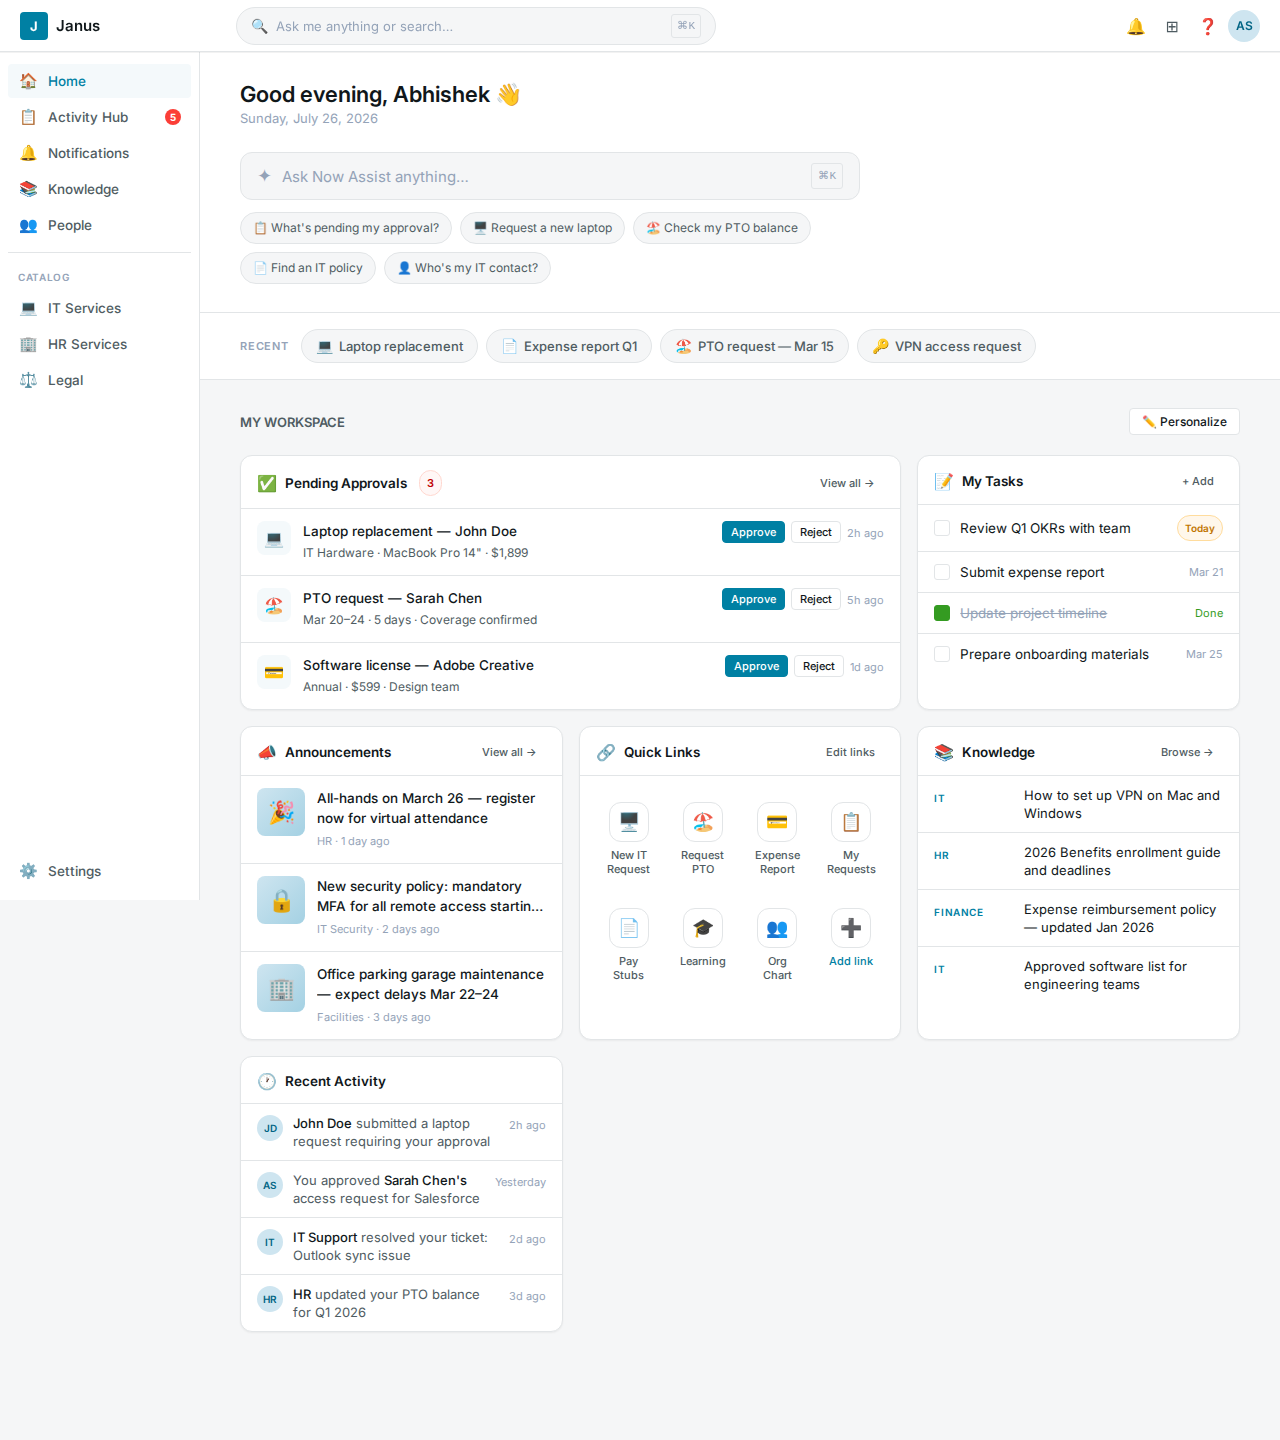
<file: home-canvas.html>
<!DOCTYPE html>
<html lang="en">
<head>
<meta charset="UTF-8">
<meta name="viewport" content="width=device-width, initial-scale=1.0">
<title>Home — Janus</title>
<link rel="preconnect" href="https://fonts.googleapis.com">
<link href="https://fonts.googleapis.com/css2?family=Inter:wght@400;500;600;700&display=swap" rel="stylesheet">
<style>
:root {
  --color-brand:#0080a3; --color-primary-50:#f4f9fb; --color-primary-100:#cee5f0;
  --color-primary-200:#a4d1e3; --color-primary-600:#007b9e; --color-primary-700:#006484;
  --color-success-500:#349b21; --color-error-500:#fb3e37; --color-warning-400:#fa751a;
  --color-amber-500:#c17500;
  --color-neutral-50:#f8fafc; --color-neutral-100:#f1f5f9; --color-neutral-200:#e2e8f0;
  --color-neutral-300:#cbd5e1; --color-neutral-400:#94a3b8; --color-neutral-500:#64748b;
  --color-neutral-600:#475569; --color-neutral-700:#334155;
  --color-ec-lighter:#f5f6f7; --color-ec-light:#e2e5e7;
  --color-ec-dark:#4f5c62; --color-ec-darkest:#10171a;
  --bg-primary:#fff; --bg-secondary:#f5f6f7; --bg-inverted:#10171a;
  --text-primary:#10171a; --text-secondary:#4f5c62; --text-tertiary:#94a3b8; --text-inverted:#fff;
  --border-default:#e2e5e7; --interactive:#0080a3; --interactive-hover:#006484;
  --shadow-xs:0 1px 2px 0 rgba(0,0,0,.05);
  --shadow-sm:0 1px 2px 0 rgba(0,0,0,.1),0 1px 2px -1px rgba(0,0,0,.1);
  --shadow-md:0 4px 6px -1px rgba(0,0,0,.1),0 2px 4px -1px rgba(0,0,0,.06);
  --radius-md:4px; --radius-lg:8px; --radius-xl:12px; --radius-full:9999px;
  --font-sans:'Inter',system-ui,sans-serif;
}
*,*::before,*::after{box-sizing:border-box;margin:0;padding:0}
body{font-family:var(--font-sans);font-size:14px;line-height:20px;color:var(--text-primary);background:var(--bg-secondary);}
a{text-decoration:none;color:inherit}
button{font-family:inherit;cursor:pointer;border:none;background:none}

/* ── Top Bar ── */
.topbar{height:52px;background:var(--bg-primary);border-bottom:1px solid var(--border-default);
  display:flex;align-items:center;padding:0 20px;gap:16px;position:fixed;top:0;left:0;right:0;
  z-index:100;box-shadow:0 1px 0 0 rgba(0,0,0,.05)}
.tb-brand{display:flex;align-items:center;gap:8px;font-size:15px;font-weight:600;min-width:200px;flex-shrink:0}
.tb-brand-icon{width:28px;height:28px;background:var(--color-brand);border-radius:var(--radius-md);
  display:flex;align-items:center;justify-content:center;color:#fff;font-size:13px;font-weight:700}
.tb-search{flex:1;max-width:480px}
.omni{display:flex;align-items:center;gap:8px;background:var(--bg-secondary);border:1px solid var(--border-default);
  border-radius:var(--radius-full);padding:6px 14px}
.omni input{flex:1;border:none;background:none;font-family:inherit;font-size:13px;color:var(--text-primary);outline:none}
.omni input::placeholder{color:var(--text-tertiary)}
.tb-actions{display:flex;align-items:center;gap:4px;margin-left:auto}
.icon-btn{width:32px;height:32px;border-radius:var(--radius-md);display:flex;align-items:center;
  justify-content:center;color:var(--text-secondary);transition:background .15s;font-size:16px;cursor:pointer}
.icon-btn:hover{background:var(--bg-secondary)}
.avatar{width:32px;height:32px;border-radius:var(--radius-full);background:var(--color-primary-100);
  color:var(--color-primary-700);font-weight:600;font-size:12px;display:flex;align-items:center;justify-content:center}

/* ── Side Nav ── */
.sidenav{position:fixed;top:52px;left:0;bottom:0;width:200px;background:var(--bg-primary);
  border-right:1px solid var(--border-default);padding:12px 8px;display:flex;flex-direction:column;
  gap:2px;overflow-y:auto;z-index:90}
.nav-item{display:flex;align-items:center;gap:10px;padding:7px 10px;border-radius:var(--radius-md);
  font-size:13.5px;font-weight:500;color:var(--text-secondary);cursor:pointer;transition:background .15s,color .15s}
.nav-item:hover{background:var(--bg-secondary);color:var(--text-primary)}
.nav-item.active{background:var(--color-primary-50);color:var(--interactive)}
.nav-icon{font-size:15px;width:20px;text-align:center;flex-shrink:0}
.nav-badge{margin-left:auto;background:var(--color-error-500);color:#fff;font-size:10px;
  font-weight:700;border-radius:var(--radius-full);padding:1px 5px;line-height:14px}
.nav-divider{height:1px;background:var(--border-default);margin:8px 0}
.nav-label{font-size:10px;font-weight:600;letter-spacing:.07em;text-transform:uppercase;
  color:var(--text-tertiary);padding:4px 10px 2px}
.nav-spacer{flex:1}

/* ── Main ── */
.main{margin-left:200px;margin-top:52px;min-height:calc(100vh - 52px);padding-bottom:80px}

/* ── Hero ── */
.hero{background:var(--bg-primary);border-bottom:1px solid var(--border-default);padding:32px 40px 28px}
.hero-greeting{font-size:22px;font-weight:600;margin-bottom:4px}
.hero-date{font-size:13px;color:var(--text-tertiary);margin-bottom:24px}
.hero-search{max-width:620px}
.hero-search-box{display:flex;align-items:center;gap:10px;background:var(--bg-secondary);
  border:1.5px solid var(--border-default);border-radius:var(--radius-xl);padding:10px 16px;
  transition:border-color .15s,box-shadow .15s;cursor:text}
.hero-search-box:focus-within{border-color:var(--interactive);box-shadow:0 0 0 3px var(--color-primary-100);background:var(--bg-primary)}
.hero-search-icon{font-size:18px;color:var(--text-tertiary);flex-shrink:0}
.hero-search-input{flex:1;border:none;background:none;font-family:inherit;font-size:15px;
  color:var(--text-primary);outline:none}
.hero-search-input::placeholder{color:var(--text-tertiary)}
.hero-search-kbd{font-size:11px;color:var(--text-tertiary);background:var(--bg-secondary);
  border:1px solid var(--border-default);border-radius:3px;padding:2px 6px;font-family:monospace;flex-shrink:0}
.hero-prompts{display:flex;gap:8px;flex-wrap:wrap;margin-top:12px}
.hero-prompt{display:inline-flex;align-items:center;gap:6px;background:var(--bg-secondary);
  border:1px solid var(--border-default);border-radius:var(--radius-full);padding:5px 12px;
  font-size:12px;color:var(--text-secondary);cursor:pointer;transition:background .15s,border-color .15s,color .15s}
.hero-prompt:hover{background:var(--color-primary-50);border-color:var(--color-primary-200);color:var(--interactive)}

/* ── Quick Actions ── */
.quick-actions{padding:16px 40px;background:var(--bg-primary);border-bottom:1px solid var(--border-default);
  display:flex;align-items:center;gap:8px;overflow-x:auto}
.qa-label{font-size:11px;font-weight:600;text-transform:uppercase;letter-spacing:.07em;
  color:var(--text-tertiary);white-space:nowrap;margin-right:4px}
.qa-item{display:flex;align-items:center;gap:6px;padding:6px 14px;background:var(--bg-secondary);
  border:1px solid var(--border-default);border-radius:var(--radius-full);font-size:13px;
  font-weight:500;color:var(--text-secondary);white-space:nowrap;cursor:pointer;transition:background .15s,color .15s}
.qa-item:hover{background:var(--color-primary-50);border-color:var(--color-primary-200);color:var(--interactive)}
.qa-item-icon{font-size:14px}

/* ── Canvas ── */
.canvas-area{padding:28px 40px}
.canvas-header{display:flex;align-items:center;justify-content:space-between;margin-bottom:20px}
.canvas-title{font-size:13px;font-weight:600;color:var(--text-secondary)}
.canvas-actions{display:flex;align-items:center;gap:8px}

/* Buttons */
.btn{display:inline-flex;align-items:center;justify-content:center;gap:6px;font-family:inherit;
  font-weight:500;border-radius:var(--radius-lg);border:1px solid transparent;cursor:pointer;
  transition:background .15s,border-color .15s;white-space:nowrap}
.btn-primary{font-size:14px;padding:8px 16px;background:var(--interactive);border-color:var(--interactive);color:#fff}
.btn-primary:hover{background:var(--interactive-hover)}
.btn-secondary{font-size:14px;padding:8px 16px;background:var(--bg-primary);border-color:var(--border-default);color:var(--text-primary)}
.btn-secondary:hover{background:var(--bg-secondary)}
.btn-ghost{font-size:13px;padding:5px 10px;color:var(--text-secondary)}
.btn-ghost:hover{background:var(--bg-secondary);color:var(--text-primary)}
.btn-sm{font-size:12px;padding:5px 12px;border-radius:var(--radius-md)}
.btn-xs{font-size:11px;padding:3px 8px;border-radius:var(--radius-md)}
.badge{display:inline-flex;align-items:center;gap:4px;font-size:11px;font-weight:600;
  padding:2px 7px;border-radius:var(--radius-full);border:1px solid transparent}
.badge-primary{background:var(--color-primary-50);color:var(--color-primary-700);border-color:var(--color-primary-100)}
.badge-success{background:#e9ffe5;color:#1f6b0f;border-color:#8cf97a}
.badge-warning{background:#fff7eb;color:var(--color-amber-500);border-color:#ffdc9d}
.badge-error{background:#fff7f6;color:#be0003;border-color:#ffd8d0}
.badge-neutral{background:var(--color-neutral-100);color:var(--color-neutral-700);border-color:var(--color-neutral-200)}
.badge-dot::before{content:'';width:6px;height:6px;border-radius:50%;background:currentColor;flex-shrink:0}
.divider{height:1px;background:var(--border-default)}

/* ── Widget Grid ── */
.widget-grid{display:grid;grid-template-columns:repeat(3,1fr);gap:16px}
.widget-grid .w-wide{grid-column:span 2}
.widget-grid .w-full{grid-column:span 3}

/* ── Widget Card ── */
.wcard{background:var(--bg-primary);border:1px solid var(--border-default);border-radius:var(--radius-xl);
  overflow:hidden;box-shadow:var(--shadow-xs);transition:box-shadow .15s}
.wcard-header{display:flex;align-items:center;justify-content:space-between;
  padding:14px 16px 12px;border-bottom:1px solid var(--border-default)}
.wcard-title{display:flex;align-items:center;gap:8px;font-size:13.5px;font-weight:600;color:var(--text-primary)}
.wcard-icon{font-size:16px}
.wcard-actions{display:flex;align-items:center;gap:4px}
.wcard-body{padding:0}
.wcard-body-pad{padding:14px 16px}

/* Edit mode */
.edit-mode .wcard{border:1.5px dashed var(--color-primary-200);box-shadow:none;position:relative}
.edit-mode .wcard:hover{border-color:var(--interactive)}
.drag-handle{display:none;align-items:center;justify-content:center;width:24px;height:24px;
  color:var(--text-tertiary);cursor:grab;font-size:16px;border-radius:var(--radius-md)}
.drag-handle:hover{background:var(--bg-secondary);color:var(--text-primary)}
.remove-btn{display:none;align-items:center;justify-content:center;width:22px;height:22px;
  background:#fff;border:1px solid var(--border-default);border-radius:var(--radius-full);
  color:var(--text-secondary);font-size:13px;cursor:pointer;transition:background .15s,color .15s}
.remove-btn:hover{background:#fff7f6;border-color:#ffd8d0;color:#be0003}
.pin-btn{display:none;align-items:center;justify-content:center;width:22px;height:22px;
  background:#fff;border:1px solid var(--border-default);border-radius:var(--radius-full);
  color:var(--text-secondary);font-size:11px;cursor:pointer;transition:background .15s}
.pin-btn:hover{background:var(--color-primary-50);border-color:var(--color-primary-200);color:var(--interactive)}
.pin-btn.pinned{background:var(--color-primary-50);border-color:var(--color-primary-200);color:var(--interactive)}
.edit-mode .drag-handle,.edit-mode .remove-btn,.edit-mode .pin-btn{display:flex}

/* Add widget card */
.add-widget-card{background:var(--bg-secondary);border:1.5px dashed var(--color-primary-200);
  border-radius:var(--radius-xl);display:none;align-items:center;justify-content:center;
  flex-direction:column;gap:8px;min-height:160px;cursor:pointer;transition:background .15s,border-color .15s}
.add-widget-card:hover{background:var(--color-primary-50);border-color:var(--interactive)}
.edit-mode .add-widget-card{display:flex}

/* ── Approval rows ── */
.approval-row{display:flex;align-items:flex-start;gap:12px;padding:12px 16px;border-bottom:1px solid var(--border-default);transition:background .15s;cursor:pointer}
.approval-row:last-child{border-bottom:none}
.approval-row:hover{background:var(--bg-secondary)}
.approval-icon{width:34px;height:34px;border-radius:var(--radius-lg);background:var(--color-primary-50);
  display:flex;align-items:center;justify-content:center;font-size:16px;flex-shrink:0}
.approval-meta{flex:1;min-width:0}
.approval-title{font-size:13.5px;font-weight:500;margin-bottom:2px;white-space:nowrap;overflow:hidden;text-overflow:ellipsis}
.approval-sub{font-size:12px;color:var(--text-secondary)}
.approval-age{font-size:11px;color:var(--text-tertiary);white-space:nowrap;flex-shrink:0;padding-top:2px}

/* ── Task rows ── */
.task-row{display:flex;align-items:center;gap:10px;padding:10px 16px;border-bottom:1px solid var(--border-default)}
.task-row:last-child{border-bottom:none}
.task-check{width:16px;height:16px;border:1.5px solid var(--border-default);border-radius:3px;flex-shrink:0;cursor:pointer}
.task-label{flex:1;font-size:13.5px}
.task-due{font-size:11px;color:var(--text-tertiary)}

/* ── Announcement rows ── */
.ann-row{display:flex;gap:12px;padding:12px 16px;border-bottom:1px solid var(--border-default);cursor:pointer;transition:background .15s}
.ann-row:last-child{border-bottom:none}
.ann-row:hover{background:var(--bg-secondary)}
.ann-thumb{width:48px;height:48px;border-radius:var(--radius-lg);object-fit:cover;flex-shrink:0;
  background:linear-gradient(135deg,var(--color-primary-100),var(--color-primary-200));
  display:flex;align-items:center;justify-content:center;font-size:22px}
.ann-body{flex:1;min-width:0}
.ann-title{font-size:13.5px;font-weight:500;margin-bottom:3px;display:-webkit-box;-webkit-line-clamp:2;-webkit-box-orient:vertical;overflow:hidden}
.ann-meta{font-size:11px;color:var(--text-tertiary)}

/* ── Quick links ── */
.qlink-grid{display:grid;grid-template-columns:repeat(4,1fr);gap:8px;padding:14px 16px}
.qlink{display:flex;flex-direction:column;align-items:center;gap:6px;padding:12px 8px;
  border-radius:var(--radius-lg);cursor:pointer;transition:background .15s;text-align:center}
.qlink:hover{background:var(--bg-secondary)}
.qlink-icon{width:40px;height:40px;border-radius:var(--radius-xl);display:flex;align-items:center;
  justify-content:center;font-size:18px;border:1px solid var(--border-default);background:var(--bg-primary)}
.qlink-label{font-size:11px;font-weight:500;color:var(--text-secondary);line-height:14px}

/* ── Knowledge rows ── */
.know-row{display:flex;align-items:flex-start;gap:10px;padding:10px 16px;border-bottom:1px solid var(--border-default);cursor:pointer;transition:background .15s}
.know-row:last-child{border-bottom:none}
.know-row:hover{background:var(--bg-secondary)}
.know-cat{font-size:10px;font-weight:600;text-transform:uppercase;letter-spacing:.06em;color:var(--interactive);white-space:nowrap;padding-top:2px;flex-shrink:0;width:80px}
.know-title{font-size:13px;color:var(--text-primary);line-height:18px}

/* ── Activity feed ── */
.activity-row{display:flex;gap:10px;padding:10px 16px;border-bottom:1px solid var(--border-default)}
.activity-row:last-child{border-bottom:none}
.activity-avatar{width:26px;height:26px;border-radius:var(--radius-full);background:var(--color-primary-100);
  color:var(--color-primary-700);font-size:10px;font-weight:600;display:flex;align-items:center;justify-content:center;flex-shrink:0;margin-top:1px}
.activity-text{font-size:13px;color:var(--text-secondary);line-height:18px;flex:1}
.activity-text strong{color:var(--text-primary);font-weight:500}
.activity-time{font-size:11px;color:var(--text-tertiary);flex-shrink:0;white-space:nowrap;padding-top:1px}

/* ── Add widget panel ── */
.add-panel-overlay{display:none;position:fixed;inset:0;background:rgba(0,0,0,.3);z-index:200;
  align-items:flex-end;justify-content:center}
.add-panel-overlay.open{display:flex}
.add-panel{background:var(--bg-primary);border-radius:var(--radius-xl) var(--radius-xl) 0 0;
  width:100%;max-width:800px;max-height:80vh;overflow-y:auto;padding:24px 28px 40px}
.add-panel-header{display:flex;align-items:center;justify-content:space-between;margin-bottom:20px}
.add-panel-title{font-size:17px;font-weight:600}
.add-panel-close{width:32px;height:32px;border-radius:var(--radius-full);display:flex;align-items:center;
  justify-content:center;color:var(--text-secondary);cursor:pointer;font-size:18px}
.add-panel-close:hover{background:var(--bg-secondary)}
.widget-picker{display:grid;grid-template-columns:repeat(auto-fill,minmax(200px,1fr));gap:12px}
.widget-option{display:flex;align-items:center;gap:12px;padding:14px;border:1.5px solid var(--border-default);
  border-radius:var(--radius-xl);cursor:pointer;transition:border-color .15s,background .15s}
.widget-option:hover{border-color:var(--interactive);background:var(--color-primary-50)}
.widget-option.added{border-color:var(--color-success-500);background:#e9ffe5}
.widget-option-icon{width:40px;height:40px;border-radius:var(--radius-lg);background:var(--bg-secondary);
  display:flex;align-items:center;justify-content:center;font-size:20px;flex-shrink:0}
.widget-option-name{font-size:13.5px;font-weight:600;margin-bottom:2px}
.widget-option-desc{font-size:12px;color:var(--text-secondary)}

/* ── Pinned indicator ── */
.pin-indicator{display:none;position:absolute;top:-8px;right:12px;background:var(--interactive);
  color:#fff;font-size:10px;font-weight:600;padding:2px 8px;border-radius:var(--radius-full)}
.edit-mode .wcard.is-pinned .pin-indicator{display:block}

/* ── Edit mode banner ── */
.edit-banner{display:none;background:var(--color-primary-50);border-bottom:1px solid var(--color-primary-100);
  padding:10px 40px;align-items:center;gap:10px}
.edit-banner.show{display:flex}
.edit-banner-text{font-size:13px;color:var(--interactive);font-weight:500;flex:1}
</style>
</head>
<body>

<!-- TOP BAR -->
<header class="topbar">
  <div class="tb-brand">
    <div class="tb-brand-icon">J</div>
    Janus
  </div>
  <div class="tb-search">
    <div class="omni">
      <span style="color:var(--text-tertiary);font-size:14px;">🔍</span>
      <input placeholder="Ask me anything or search…">
      <span style="font-size:11px;color:var(--text-tertiary);background:var(--bg-secondary);border:1px solid var(--border-default);border-radius:3px;padding:1px 5px;font-family:monospace;">⌘K</span>
    </div>
  </div>
  <div class="tb-actions">
    <div class="icon-btn">🔔</div>
    <div class="icon-btn">⊞</div>
    <div class="icon-btn">❓</div>
    <div class="avatar">AS</div>
  </div>
</header>

<!-- SIDE NAV -->
<nav class="sidenav">
  <div class="nav-item active"><span class="nav-icon">🏠</span> Home</div>
  <div class="nav-item"><span class="nav-icon">📋</span> Activity Hub <span class="nav-badge">5</span></div>
  <div class="nav-item"><span class="nav-icon">🔔</span> Notifications</div>
  <div class="nav-item"><span class="nav-icon">📚</span> Knowledge</div>
  <div class="nav-item"><span class="nav-icon">👥</span> People</div>
  <div class="nav-divider"></div>
  <div class="nav-label">Catalog</div>
  <div class="nav-item"><span class="nav-icon">💻</span> IT Services</div>
  <div class="nav-item"><span class="nav-icon">🏢</span> HR Services</div>
  <div class="nav-item"><span class="nav-icon">⚖️</span> Legal</div>
  <div class="nav-spacer"></div>
  <div class="nav-item"><span class="nav-icon">⚙️</span> Settings</div>
</nav>

<!-- MAIN -->
<main class="main">

  <!-- Edit mode banner -->
  <div class="edit-banner" id="editBanner">
    <span style="font-size:15px;">✏️</span>
    <span class="edit-banner-text">You're in edit mode — drag to reorder, pin to keep a widget fixed, or remove widgets you don't need.</span>
    <button class="btn btn-primary btn-sm" onclick="exitEditMode()">Done</button>
  </div>

  <!-- ── HERO: Greeting + Search ── -->
  <div class="hero">
    <div class="hero-greeting" id="greeting">Good morning, Abhishek 👋</div>
    <div class="hero-date" id="heroDate"></div>
    <div class="hero-search">
      <div class="hero-search-box">
        <span class="hero-search-icon">✦</span>
        <input class="hero-search-input" placeholder="Ask Now Assist anything…">
        <span class="hero-search-kbd">⌘K</span>
      </div>
      <div class="hero-prompts">
        <span class="hero-prompt">📋 What's pending my approval?</span>
        <span class="hero-prompt">🖥️ Request a new laptop</span>
        <span class="hero-prompt">🏖️ Check my PTO balance</span>
        <span class="hero-prompt">📄 Find an IT policy</span>
        <span class="hero-prompt">👤 Who's my IT contact?</span>
      </div>
    </div>
  </div>

  <!-- ── QUICK ACTIONS ── -->
  <div class="quick-actions">
    <span class="qa-label">Recent</span>
    <div class="qa-item"><span class="qa-item-icon">💻</span> Laptop replacement</div>
    <div class="qa-item"><span class="qa-item-icon">📄</span> Expense report Q1</div>
    <div class="qa-item"><span class="qa-item-icon">🏖️</span> PTO request — Mar 15</div>
    <div class="qa-item"><span class="qa-item-icon">🔑</span> VPN access request</div>
  </div>

  <!-- ── CANVAS ── -->
  <div class="canvas-area">
    <div class="canvas-header">
      <span class="canvas-title">MY WORKSPACE</span>
      <div class="canvas-actions">
        <button class="btn btn-secondary btn-sm" id="personalizeBtn" onclick="enterEditMode()">✏️ Personalize</button>
      </div>
    </div>

    <div class="widget-grid" id="widgetGrid">

      <!-- Approvals (wide) -->
      <div class="wcard w-wide" id="w-approvals">
        <div style="position:relative">
          <span class="pin-indicator">📌 Pinned</span>
        </div>
        <div class="wcard-header">
          <div class="wcard-title">
            <span class="wcard-icon">✅</span>
            Pending Approvals
            <span class="badge badge-error" style="margin-left:4px;">3</span>
          </div>
          <div class="wcard-actions">
            <div class="drag-handle" title="Drag to reorder">⠿</div>
            <div class="pin-btn pinned is-pinned" title="Pinned" onclick="togglePin(this)">📌</div>
            <button class="btn btn-ghost btn-xs">View all →</button>
          </div>
        </div>
        <div class="wcard-body">
          <div class="approval-row">
            <div class="approval-icon">💻</div>
            <div class="approval-meta">
              <div class="approval-title">Laptop replacement — John Doe</div>
              <div class="approval-sub">IT Hardware · MacBook Pro 14" · $1,899</div>
            </div>
            <div style="display:flex;gap:6px;align-items:center;flex-shrink:0;">
              <button class="btn btn-primary btn-xs">Approve</button>
              <button class="btn btn-secondary btn-xs">Reject</button>
              <span class="approval-age">2h ago</span>
            </div>
          </div>
          <div class="approval-row">
            <div class="approval-icon">🏖️</div>
            <div class="approval-meta">
              <div class="approval-title">PTO request — Sarah Chen</div>
              <div class="approval-sub">Mar 20–24 · 5 days · Coverage confirmed</div>
            </div>
            <div style="display:flex;gap:6px;align-items:center;flex-shrink:0;">
              <button class="btn btn-primary btn-xs">Approve</button>
              <button class="btn btn-secondary btn-xs">Reject</button>
              <span class="approval-age">5h ago</span>
            </div>
          </div>
          <div class="approval-row">
            <div class="approval-icon">💳</div>
            <div class="approval-meta">
              <div class="approval-title">Software license — Adobe Creative</div>
              <div class="approval-sub">Annual · $599 · Design team</div>
            </div>
            <div style="display:flex;gap:6px;align-items:center;flex-shrink:0;">
              <button class="btn btn-primary btn-xs">Approve</button>
              <button class="btn btn-secondary btn-xs">Reject</button>
              <span class="approval-age">1d ago</span>
            </div>
          </div>
        </div>
      </div>

      <!-- My Tasks -->
      <div class="wcard" id="w-tasks">
        <div class="wcard-header">
          <div class="wcard-title"><span class="wcard-icon">📝</span> My Tasks</div>
          <div class="wcard-actions">
            <div class="drag-handle">⠿</div>
            <div class="pin-btn" title="Pin widget" onclick="togglePin(this)">📌</div>
            <div class="remove-btn" title="Remove widget" onclick="removeWidget(this)">✕</div>
            <button class="btn btn-ghost btn-xs">+ Add</button>
          </div>
        </div>
        <div class="wcard-body">
          <div class="task-row">
            <div class="task-check"></div>
            <div class="task-label">Review Q1 OKRs with team</div>
            <span class="badge badge-warning" style="font-size:10px;">Today</span>
          </div>
          <div class="task-row">
            <div class="task-check"></div>
            <div class="task-label">Submit expense report</div>
            <span class="task-due">Mar 21</span>
          </div>
          <div class="task-row">
            <div class="task-check" style="background:var(--color-success-500);border-color:var(--color-success-500);"></div>
            <div class="task-label" style="text-decoration:line-through;color:var(--text-tertiary);">Update project timeline</div>
            <span class="task-due" style="color:var(--color-success-500);">Done</span>
          </div>
          <div class="task-row">
            <div class="task-check"></div>
            <div class="task-label">Prepare onboarding materials</div>
            <span class="task-due">Mar 25</span>
          </div>
        </div>
      </div>

      <!-- Announcements -->
      <div class="wcard" id="w-announcements">
        <div class="wcard-header">
          <div class="wcard-title"><span class="wcard-icon">📣</span> Announcements</div>
          <div class="wcard-actions">
            <div class="drag-handle">⠿</div>
            <div class="pin-btn" title="Pin widget" onclick="togglePin(this)">📌</div>
            <div class="remove-btn" title="Remove widget" onclick="removeWidget(this)">✕</div>
            <button class="btn btn-ghost btn-xs">View all →</button>
          </div>
        </div>
        <div class="wcard-body">
          <div class="ann-row">
            <div class="ann-thumb">🎉</div>
            <div class="ann-body">
              <div class="ann-title">All-hands on March 26 — register now for virtual attendance</div>
              <div class="ann-meta">HR · 1 day ago</div>
            </div>
          </div>
          <div class="ann-row">
            <div class="ann-thumb">🔒</div>
            <div class="ann-body">
              <div class="ann-title">New security policy: mandatory MFA for all remote access starting April 1</div>
              <div class="ann-meta">IT Security · 2 days ago</div>
            </div>
          </div>
          <div class="ann-row">
            <div class="ann-thumb">🏢</div>
            <div class="ann-body">
              <div class="ann-title">Office parking garage maintenance — expect delays Mar 22–24</div>
              <div class="ann-meta">Facilities · 3 days ago</div>
            </div>
          </div>
        </div>
      </div>

      <!-- Quick Links -->
      <div class="wcard" id="w-quicklinks">
        <div class="wcard-header">
          <div class="wcard-title"><span class="wcard-icon">🔗</span> Quick Links</div>
          <div class="wcard-actions">
            <div class="drag-handle">⠿</div>
            <div class="pin-btn" title="Pin widget" onclick="togglePin(this)">📌</div>
            <div class="remove-btn" title="Remove widget" onclick="removeWidget(this)">✕</div>
            <button class="btn btn-ghost btn-xs">Edit links</button>
          </div>
        </div>
        <div class="qlink-grid">
          <div class="qlink"><div class="qlink-icon">🖥️</div><div class="qlink-label">New IT Request</div></div>
          <div class="qlink"><div class="qlink-icon">🏖️</div><div class="qlink-label">Request PTO</div></div>
          <div class="qlink"><div class="qlink-icon">💳</div><div class="qlink-label">Expense Report</div></div>
          <div class="qlink"><div class="qlink-icon">📋</div><div class="qlink-label">My Requests</div></div>
          <div class="qlink"><div class="qlink-icon">📄</div><div class="qlink-label">Pay Stubs</div></div>
          <div class="qlink"><div class="qlink-icon">🎓</div><div class="qlink-label">Learning</div></div>
          <div class="qlink"><div class="qlink-icon">👥</div><div class="qlink-label">Org Chart</div></div>
          <div class="qlink"><div class="qlink-icon">➕</div><div class="qlink-label" style="color:var(--interactive)">Add link</div></div>
        </div>
      </div>

      <!-- Knowledge -->
      <div class="wcard" id="w-knowledge">
        <div class="wcard-header">
          <div class="wcard-title"><span class="wcard-icon">📚</span> Knowledge</div>
          <div class="wcard-actions">
            <div class="drag-handle">⠿</div>
            <div class="pin-btn" title="Pin widget" onclick="togglePin(this)">📌</div>
            <div class="remove-btn" title="Remove widget" onclick="removeWidget(this)">✕</div>
            <button class="btn btn-ghost btn-xs">Browse →</button>
          </div>
        </div>
        <div class="wcard-body">
          <div class="know-row">
            <div class="know-cat">IT</div>
            <div class="know-title">How to set up VPN on Mac and Windows</div>
          </div>
          <div class="know-row">
            <div class="know-cat">HR</div>
            <div class="know-title">2026 Benefits enrollment guide and deadlines</div>
          </div>
          <div class="know-row">
            <div class="know-cat">Finance</div>
            <div class="know-title">Expense reimbursement policy — updated Jan 2026</div>
          </div>
          <div class="know-row">
            <div class="know-cat">IT</div>
            <div class="know-title">Approved software list for engineering teams</div>
          </div>
        </div>
      </div>

      <!-- Recent Activity -->
      <div class="wcard" id="w-activity">
        <div class="wcard-header">
          <div class="wcard-title"><span class="wcard-icon">🕐</span> Recent Activity</div>
          <div class="wcard-actions">
            <div class="drag-handle">⠿</div>
            <div class="pin-btn" title="Pin widget" onclick="togglePin(this)">📌</div>
            <div class="remove-btn" title="Remove widget" onclick="removeWidget(this)">✕</div>
          </div>
        </div>
        <div class="wcard-body">
          <div class="activity-row">
            <div class="activity-avatar">JD</div>
            <div class="activity-text"><strong>John Doe</strong> submitted a laptop request requiring your approval</div>
            <div class="activity-time">2h ago</div>
          </div>
          <div class="activity-row">
            <div class="activity-avatar">AS</div>
            <div class="activity-text">You approved <strong>Sarah Chen's</strong> access request for Salesforce</div>
            <div class="activity-time">Yesterday</div>
          </div>
          <div class="activity-row">
            <div class="activity-avatar">IT</div>
            <div class="activity-text"><strong>IT Support</strong> resolved your ticket: Outlook sync issue</div>
            <div class="activity-time">2d ago</div>
          </div>
          <div class="activity-row">
            <div class="activity-avatar">HR</div>
            <div class="activity-text"><strong>HR</strong> updated your PTO balance for Q1 2026</div>
            <div class="activity-time">3d ago</div>
          </div>
        </div>
      </div>

      <!-- Add widget placeholder (shown in edit mode) -->
      <div class="add-widget-card" id="addWidgetCard" onclick="openAddPanel()">
        <div style="font-size:28px;opacity:.4">＋</div>
        <div style="font-size:14px;font-weight:500;color:var(--text-secondary)">Add widget</div>
        <div style="font-size:12px;color:var(--text-tertiary)">Browse available widgets</div>
      </div>

    </div>
  </div>

</main>

<!-- ── ADD WIDGET PANEL ── -->
<div class="add-panel-overlay" id="addPanelOverlay" onclick="closeAddPanel(event)">
  <div class="add-panel" onclick="event.stopPropagation()">
    <div class="add-panel-header">
      <div class="add-panel-title">Add widgets to your workspace</div>
      <div class="add-panel-close" onclick="closeAddPanel()">✕</div>
    </div>
    <div class="widget-picker">
      <div class="widget-option added">
        <div class="widget-option-icon">✅</div>
        <div><div class="widget-option-name">Approvals</div><div class="widget-option-desc">Pending items needing your review</div></div>
      </div>
      <div class="widget-option added">
        <div class="widget-option-icon">📝</div>
        <div><div class="widget-option-name">My Tasks</div><div class="widget-option-desc">Your open to-dos and deadlines</div></div>
      </div>
      <div class="widget-option added">
        <div class="widget-option-icon">📣</div>
        <div><div class="widget-option-name">Announcements</div><div class="widget-option-desc">Company and team news</div></div>
      </div>
      <div class="widget-option added">
        <div class="widget-option-icon">🔗</div>
        <div><div class="widget-option-name">Quick Links</div><div class="widget-option-desc">Your pinned shortcuts</div></div>
      </div>
      <div class="widget-option added">
        <div class="widget-option-icon">📚</div>
        <div><div class="widget-option-name">Knowledge</div><div class="widget-option-desc">Suggested articles and guides</div></div>
      </div>
      <div class="widget-option added">
        <div class="widget-option-icon">🕐</div>
        <div><div class="widget-option-name">Recent Activity</div><div class="widget-option-desc">Your latest actions and updates</div></div>
      </div>
      <div class="widget-option" onclick="this.classList.toggle('added')">
        <div class="widget-option-icon">👥</div>
        <div><div class="widget-option-name">My Team</div><div class="widget-option-desc">Team availability and contacts</div></div>
      </div>
      <div class="widget-option" onclick="this.classList.toggle('added')">
        <div class="widget-option-icon">📊</div>
        <div><div class="widget-option-name">My Cases</div><div class="widget-option-desc">Open tickets and their status</div></div>
      </div>
      <div class="widget-option" onclick="this.classList.toggle('added')">
        <div class="widget-option-icon">🎓</div>
        <div><div class="widget-option-name">Learning</div><div class="widget-option-desc">Courses and training assigned to you</div></div>
      </div>
      <div class="widget-option" onclick="this.classList.toggle('added')">
        <div class="widget-option-icon">📅</div>
        <div><div class="widget-option-name">Calendar</div><div class="widget-option-desc">Today's meetings and upcoming events</div></div>
      </div>
    </div>
  </div>
</div>

<script>
// Greeting
(function(){
  const h = new Date().getHours();
  const g = h < 12 ? 'Good morning' : h < 17 ? 'Good afternoon' : 'Good evening';
  document.getElementById('greeting').textContent = g + ', Abhishek 👋';
  const days = ['Sunday','Monday','Tuesday','Wednesday','Thursday','Friday','Saturday'];
  const months = ['January','February','March','April','May','June','July','August','September','October','November','December'];
  const d = new Date();
  document.getElementById('heroDate').textContent =
    days[d.getDay()] + ', ' + months[d.getMonth()] + ' ' + d.getDate() + ', ' + d.getFullYear();
})();

function enterEditMode() {
  document.getElementById('widgetGrid').classList.add('edit-mode');
  document.getElementById('editBanner').classList.add('show');
  document.getElementById('personalizeBtn').style.display = 'none';
}

function exitEditMode() {
  document.getElementById('widgetGrid').classList.remove('edit-mode');
  document.getElementById('editBanner').classList.remove('show');
  document.getElementById('personalizeBtn').style.display = '';
}

function removeWidget(btn) {
  const card = btn.closest('.wcard');
  card.style.transition = 'opacity .2s, transform .2s';
  card.style.opacity = '0';
  card.style.transform = 'scale(.95)';
  setTimeout(() => card.remove(), 200);
}

function togglePin(btn) {
  btn.classList.toggle('pinned');
  const card = btn.closest('.wcard');
  card.classList.toggle('is-pinned');
  const indicator = card.querySelector('.pin-indicator');
  if (indicator) indicator.style.display = card.classList.contains('is-pinned') ? 'block' : '';
}

function openAddPanel() {
  document.getElementById('addPanelOverlay').classList.add('open');
}

function closeAddPanel(e) {
  if (!e || e.target === document.getElementById('addPanelOverlay')) {
    document.getElementById('addPanelOverlay').classList.remove('open');
  }
}
</script>
</body>
</html>
</file>
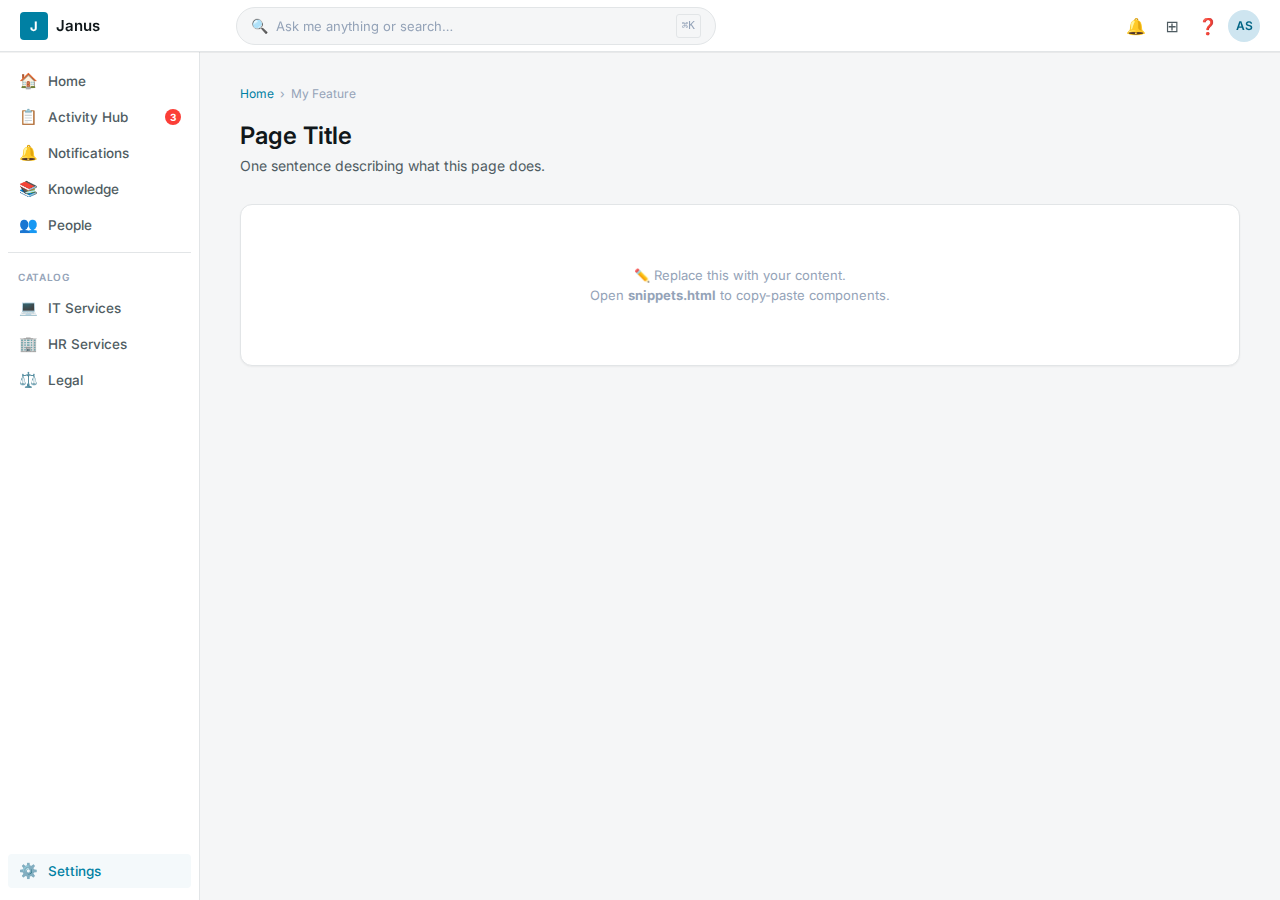
<file: new-mock.html>
<!DOCTYPE html>
<html lang="en">
<head>
<meta charset="UTF-8">
<meta name="viewport" content="width=device-width, initial-scale=1.0">
<!--
  ┌─────────────────────────────────────────────────────────┐
  │  JANUS MOCK TEMPLATE                                    │
  │  ─────────────────────────────────────────────────────  │
  │  HOW TO USE:                                            │
  │  1. Save a copy of this file with your feature name     │
  │     e.g.  activity-hub-filters.html                     │
  │  2. Edit STEP 1 → set the page title                    │
  │  3. Edit STEP 2 → choose which nav item is active       │
  │  4. Edit STEP 3 → replace the content area              │
  │  5. Open snippets.html to copy-paste any component      │
  │  6. Share the .html file link or screenshot it          │
  └─────────────────────────────────────────────────────────┘
-->

<!-- STEP 1 ▶ Change the page title -->
<title>My Feature Name — Janus</title>

<link rel="preconnect" href="https://fonts.googleapis.com">
<link href="https://fonts.googleapis.com/css2?family=Inter:wght@400;500;600;700&display=swap" rel="stylesheet">

<style>
/* ── Design Tokens ── */
:root {
  --color-brand:#0080a3; --color-primary-50:#f4f9fb; --color-primary-100:#cee5f0;
  --color-primary-200:#a4d1e3; --color-primary-600:#007b9e; --color-primary-700:#006484;
  --color-success-500:#349b21; --color-error-500:#fb3e37; --color-warning-400:#fa751a;
  --color-neutral-50:#f8fafc; --color-neutral-100:#f1f5f9; --color-neutral-200:#e2e8f0;
  --color-neutral-300:#cbd5e1; --color-neutral-400:#94a3b8; --color-neutral-500:#64748b;
  --color-neutral-600:#475569; --color-neutral-700:#334155; --color-neutral-800:#1e293b;
  --color-ec-lighter:#f5f6f7; --color-ec-light:#e2e5e7;
  --color-ec-dark:#4f5c62; --color-ec-darkest:#10171a;
  --bg-primary:#fff; --bg-secondary:#f5f6f7; --bg-inverted:#10171a;
  --text-primary:#10171a; --text-secondary:#4f5c62; --text-tertiary:#94a3b8; --text-inverted:#fff;
  --border-default:#e2e5e7; --interactive:#0080a3; --interactive-hover:#006484;
  --shadow-xs:0 1px 2px 0 rgba(0,0,0,.05);
  --shadow-sm:0 1px 2px 0 rgba(0,0,0,.1),0 1px 2px -1px rgba(0,0,0,.1);
  --shadow-md:0 4px 6px -1px rgba(0,0,0,.1),0 2px 4px -1px rgba(0,0,0,.06);
  --radius-md:4px; --radius-lg:8px; --radius-xl:12px; --radius-full:9999px;
  --space-1:4px;--space-2:8px;--space-3:12px;--space-4:16px;--space-5:20px;
  --space-6:24px;--space-8:32px;--space-10:40px;--space-12:48px;
  --font-sans:'Inter',system-ui,sans-serif;
}
*,*::before,*::after{box-sizing:border-box;margin:0;padding:0}
body{font-family:var(--font-sans);font-size:14px;line-height:20px;color:var(--text-primary);background:var(--bg-secondary);}
a{text-decoration:none;color:inherit}button{font-family:inherit;cursor:pointer;border:none;background:none}

/* ── Top Bar ── */
.topbar{height:52px;background:var(--bg-primary);border-bottom:1px solid var(--border-default);
  display:flex;align-items:center;padding:0 20px;gap:16px;position:fixed;top:0;left:0;right:0;
  z-index:100;box-shadow:0 1px 0 0 rgba(0,0,0,.05)}
.tb-brand{display:flex;align-items:center;gap:8px;font-size:15px;font-weight:600;min-width:200px;flex-shrink:0}
.tb-brand-icon{width:28px;height:28px;background:var(--color-brand);border-radius:var(--radius-md);
  display:flex;align-items:center;justify-content:center;color:#fff;font-size:13px;font-weight:700}
.tb-search{flex:1;max-width:480px}
.omni{display:flex;align-items:center;gap:8px;background:var(--bg-secondary);border:1px solid var(--border-default);
  border-radius:var(--radius-full);padding:6px 14px}
.omni input{flex:1;border:none;background:none;font-family:inherit;font-size:13px;color:var(--text-primary);outline:none}
.omni input::placeholder{color:var(--text-tertiary)}
.tb-actions{display:flex;align-items:center;gap:4px;margin-left:auto}
.icon-btn{width:32px;height:32px;border-radius:var(--radius-md);display:flex;align-items:center;
  justify-content:center;color:var(--text-secondary);transition:background .15s;font-size:16px;cursor:pointer}
.icon-btn:hover{background:var(--bg-secondary)}
.avatar{width:32px;height:32px;border-radius:var(--radius-full);background:var(--color-primary-100);
  color:var(--color-primary-700);font-weight:600;font-size:12px;display:flex;align-items:center;justify-content:center}

/* ── Side Nav ── */
.sidenav{position:fixed;top:52px;left:0;bottom:0;width:200px;background:var(--bg-primary);
  border-right:1px solid var(--border-default);padding:12px 8px;display:flex;flex-direction:column;
  gap:2px;overflow-y:auto;z-index:90}
.nav-item{display:flex;align-items:center;gap:10px;padding:7px 10px;border-radius:var(--radius-md);
  font-size:13.5px;font-weight:500;color:var(--text-secondary);cursor:pointer;transition:background .15s,color .15s}
.nav-item:hover{background:var(--bg-secondary);color:var(--text-primary)}
.nav-item.active{background:var(--color-primary-50);color:var(--interactive)}
.nav-icon{font-size:15px;width:20px;text-align:center;flex-shrink:0}
.nav-badge{margin-left:auto;background:var(--color-error-500);color:#fff;font-size:10px;
  font-weight:700;border-radius:var(--radius-full);padding:1px 5px;line-height:14px}
.nav-divider{height:1px;background:var(--border-default);margin:8px 0}
.nav-label{font-size:10px;font-weight:600;letter-spacing:.07em;text-transform:uppercase;
  color:var(--text-tertiary);padding:4px 10px 2px}
.nav-spacer{flex:1}

/* ── Main ── */
.main{margin-left:200px;margin-top:52px;min-height:calc(100vh - 52px);padding:32px 40px 80px;max-width:1100px}
.breadcrumb{display:flex;align-items:center;gap:6px;font-size:12px;color:var(--text-tertiary);margin-bottom:16px}
.breadcrumb a{color:var(--interactive)}
.page-title{font-size:24px;font-weight:600;line-height:32px;margin-bottom:4px}
.page-subtitle{font-size:14px;color:var(--text-secondary);line-height:20px;margin-bottom:28px}

/* ── Common Components ── */
.card{background:var(--bg-primary);border:1px solid var(--border-default);border-radius:var(--radius-xl);
  padding:20px;box-shadow:var(--shadow-xs)}
.btn{display:inline-flex;align-items:center;justify-content:center;gap:6px;font-family:inherit;
  font-weight:500;border-radius:var(--radius-lg);border:1px solid transparent;cursor:pointer;
  transition:background .15s,border-color .15s;white-space:nowrap}
.btn-primary{font-size:14px;padding:8px 20px;background:var(--interactive);border-color:var(--interactive);color:#fff}
.btn-primary:hover{background:var(--interactive-hover);border-color:var(--interactive-hover)}
.btn-secondary{font-size:14px;padding:8px 20px;background:var(--bg-primary);border-color:var(--border-default);color:var(--text-primary)}
.btn-secondary:hover{background:var(--bg-secondary)}
.btn-ghost{font-size:13px;padding:6px 12px;color:var(--text-secondary)}
.btn-ghost:hover{background:var(--bg-secondary);color:var(--text-primary)}
.btn-sm{font-size:12px;padding:5px 14px;border-radius:var(--radius-md)}
.badge{display:inline-flex;align-items:center;gap:4px;font-size:11px;font-weight:600;
  padding:2px 7px;border-radius:var(--radius-full);border:1px solid transparent}
.badge-primary{background:var(--color-primary-50);color:var(--color-primary-700);border-color:var(--color-primary-100)}
.badge-success{background:#e9ffe5;color:#1f6b0f;border-color:#8cf97a}
.badge-warning{background:#fff7eb;color:var(--color-amber-500,#c17500);border-color:#ffdc9d}
.badge-error{background:var(--color-error-50,#fff7f6);color:var(--color-error-700,#be0003);border-color:var(--color-error-100,#ffd8d0)}
.badge-neutral{background:var(--color-neutral-100);color:var(--color-neutral-700);border-color:var(--color-neutral-200)}
.badge-dot::before{content:'';width:6px;height:6px;border-radius:50%;background:currentColor;flex-shrink:0}
.chip{display:inline-flex;align-items:center;gap:4px;background:var(--bg-secondary);
  border:1px solid var(--border-default);border-radius:var(--radius-full);padding:2px 12px;
  font-size:13px;font-weight:500;cursor:pointer;transition:background .15s}
.chip:hover,.chip.active{background:var(--color-primary-50);border-color:var(--color-primary-200);color:var(--interactive)}
.input{width:100%;font-family:inherit;font-size:14px;color:var(--text-primary);background:var(--bg-primary);
  border:1px solid var(--border-default);border-radius:var(--radius-lg);padding:8px 12px;outline:none;transition:border-color .15s}
.input:focus{border-color:var(--interactive);box-shadow:0 0 0 3px var(--color-primary-100)}
.divider{height:1px;background:var(--border-default);margin:16px 0}
</style>
</head>
<body>

<!-- TOP BAR -->
<header class="topbar">
  <div class="tb-brand">
    <div class="tb-brand-icon">J</div>
    Janus
  </div>
  <div class="tb-search">
    <div class="omni">
      <span style="color:var(--text-tertiary);font-size:14px;">🔍</span>
      <input placeholder="Ask me anything or search…">
      <span style="font-size:11px;color:var(--text-tertiary);background:var(--bg-secondary);border:1px solid var(--border-default);border-radius:3px;padding:1px 5px;font-family:monospace;">⌘K</span>
    </div>
  </div>
  <div class="tb-actions">
    <div class="icon-btn">🔔</div>
    <div class="icon-btn">⊞</div>
    <div class="icon-btn">❓</div>
    <div class="avatar">AS</div>
  </div>
</header>

<!-- SIDE NAV -->
<!-- STEP 2 ▶ Add class="active" to the correct nav item -->
<nav class="sidenav">
  <div class="nav-item"><span class="nav-icon">🏠</span> Home</div>
  <div class="nav-item"><span class="nav-icon">📋</span> Activity Hub <span class="nav-badge">3</span></div>
  <div class="nav-item"><span class="nav-icon">🔔</span> Notifications</div>
  <div class="nav-item"><span class="nav-icon">📚</span> Knowledge</div>
  <div class="nav-item"><span class="nav-icon">👥</span> People</div>
  <div class="nav-divider"></div>
  <div class="nav-label">Catalog</div>
  <div class="nav-item"><span class="nav-icon">💻</span> IT Services</div>
  <div class="nav-item"><span class="nav-icon">🏢</span> HR Services</div>
  <div class="nav-item"><span class="nav-icon">⚖️</span> Legal</div>
  <div class="nav-spacer"></div>
  <div class="nav-item active"><span class="nav-icon">⚙️</span> Settings</div>
</nav>

<!-- MAIN CONTENT -->
<main class="main">

  <!-- Breadcrumb (optional) -->
  <div class="breadcrumb">
    <a href="#">Home</a> ›
    <!-- STEP 3 ▶ Update breadcrumb -->
    <span>My Feature</span>
  </div>

  <!-- Page header -->
  <!-- STEP 3 ▶ Update page title and subtitle -->
  <h1 class="page-title">Page Title</h1>
  <p class="page-subtitle">One sentence describing what this page does.</p>

  <!-- ═══════════════════════════════════════════════════════
       YOUR CONTENT GOES HERE
       Copy components from snippets.html and paste below.
       ═══════════════════════════════════════════════════ -->

  <div class="card">
    <p style="color:var(--text-tertiary);font-size:13px;text-align:center;padding:40px 0;">
      ✏️ Replace this with your content.<br>
      Open <strong>snippets.html</strong> to copy-paste components.
    </p>
  </div>

  <!-- ═══════════════════════════════════════════════════════
       END CONTENT
       ═══════════════════════════════════════════════════ -->

</main>

</body>
</html>
</file>
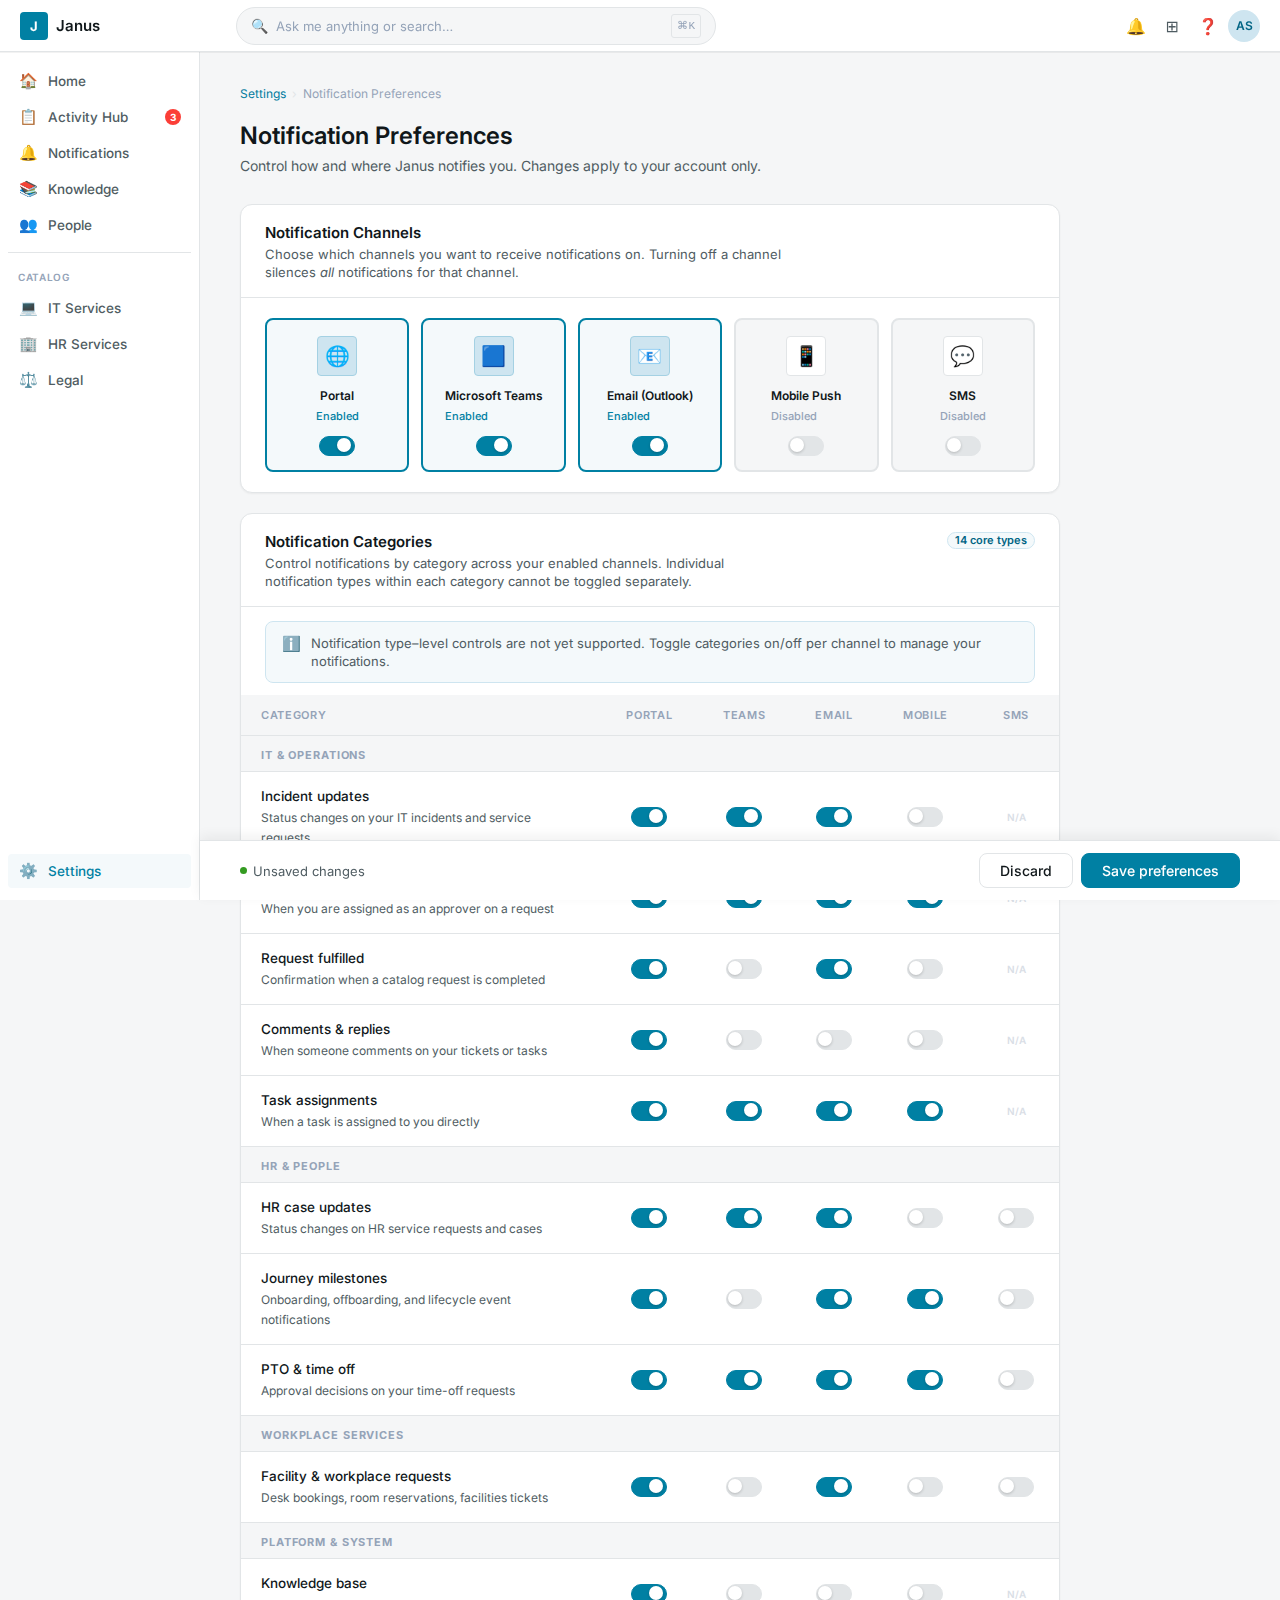
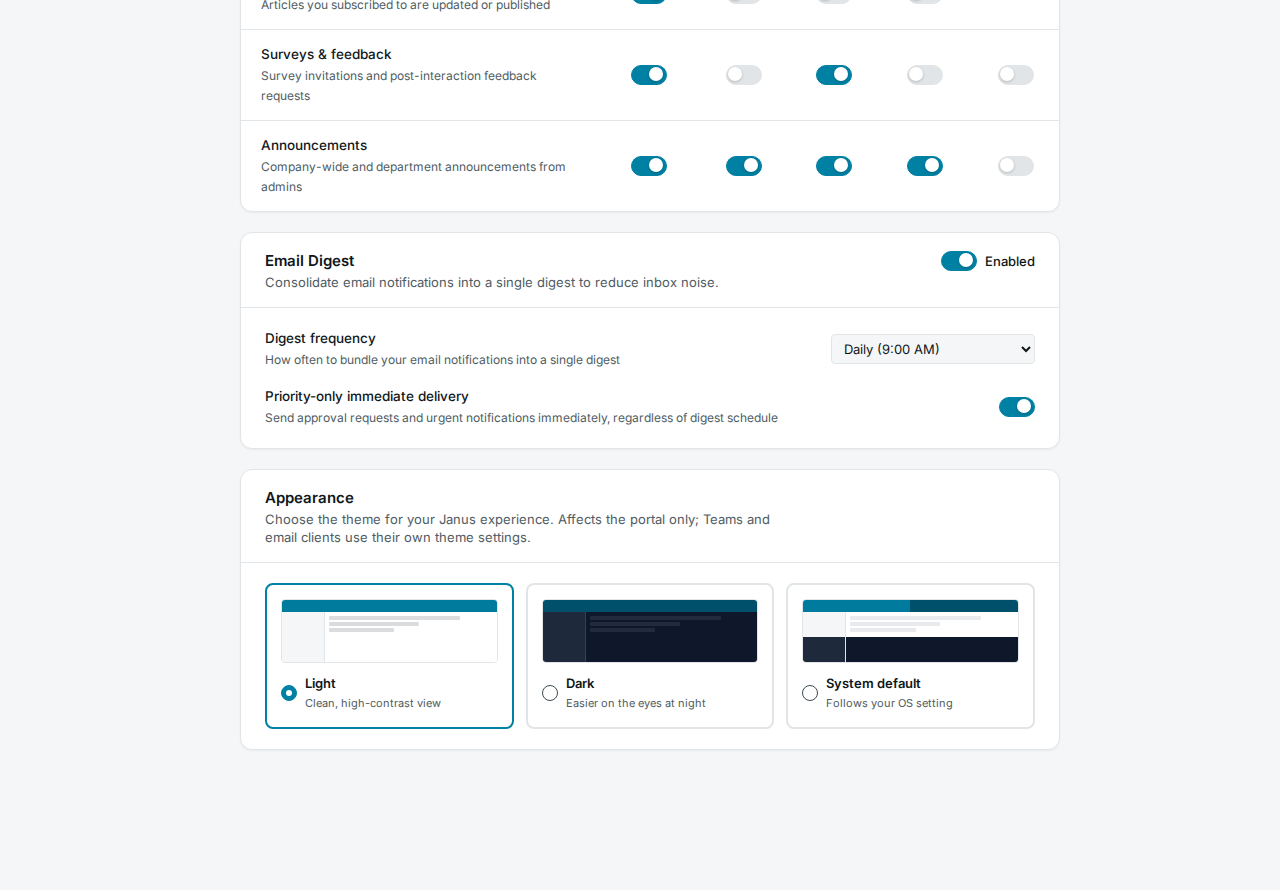
<file: notification-preferences.html>
<!DOCTYPE html>
<html lang="en">
<head>
<meta charset="UTF-8">
<meta name="viewport" content="width=device-width, initial-scale=1.0">
<title>Notification Preferences — Janus</title>
<link rel="preconnect" href="https://fonts.googleapis.com">
<link href="https://fonts.googleapis.com/css2?family=Inter:wght@400;500;600;700&display=swap" rel="stylesheet">
<style>
/* ============================================================
   JANUS DESIGN TOKENS
   ============================================================ */
:root {
  --color-brand:            #0080a3;
  --color-primary-50:       #f4f9fb;
  --color-primary-100:      #cee5f0;
  --color-primary-200:      #a4d1e3;
  --color-primary-600:      #007b9e;
  --color-primary-700:      #006484;

  --color-accent-500:       #349b21;
  --color-red-500:          #fb3e37;
  --color-red-600:          #e2161c;
  --color-orange-400:       #fa751a;
  --color-amber-300:        #f7a013;

  --color-neutral-50:       #f8fafc;
  --color-neutral-100:      #f1f5f9;
  --color-neutral-200:      #e2e8f0;
  --color-neutral-300:      #cbd5e1;
  --color-neutral-400:      #94a3b8;
  --color-neutral-500:      #64748b;
  --color-neutral-600:      #475569;
  --color-neutral-700:      #334155;
  --color-neutral-800:      #1e293b;

  --color-ec-lightest:      #ffffff;
  --color-ec-lighter:       #f5f6f7;
  --color-ec-light:         #e2e5e7;
  --color-ec-dark:          #4f5c62;
  --color-ec-darker:        #37444a;
  --color-ec-darkest:       #10171a;

  --color-bg-primary:       #ffffff;
  --color-bg-secondary:     #f5f6f7;
  --color-bg-tertiary:      #e2e5e7;
  --color-bg-inverted:      #10171a;

  --color-text-primary:     #10171a;
  --color-text-secondary:   #4f5c62;
  --color-text-tertiary:    #94a3b8;
  --color-text-inverted:    #ffffff;
  --color-text-link:        #007b9e;

  --color-border-default:   #e2e5e7;
  --color-border-strong:    #3d4a50;
  --color-interactive:      #0080a3;
  --color-interactive-hover:#006484;

  --shadow-2xs: 0 1px 0 0 rgba(0,0,0,.05);
  --shadow-xs:  0 1px 2px 0 rgba(0,0,0,.05);
  --shadow-sm:  0 1px 2px 0 rgba(0,0,0,.1), 0 1px 2px -1px rgba(0,0,0,.1);
  --shadow-md:  0 4px 6px -1px rgba(0,0,0,.1), 0 2px 4px -1px rgba(0,0,0,.06);

  --radius-sm:   2px;
  --radius-md:   4px;
  --radius-lg:   8px;
  --radius-xl:   12px;
  --radius-2xl:  16px;
  --radius-full: 9999px;

  --font-heading: 'Inter', system-ui, sans-serif;
  --font-body:    'Inter', system-ui, sans-serif;
}

/* ============================================================
   RESET & BASE
   ============================================================ */
*, *::before, *::after { box-sizing: border-box; margin: 0; padding: 0; }
html { font-size: 14px; }
body {
  font-family: var(--font-body);
  font-size: 14px;
  line-height: 20px;
  color: var(--color-text-primary);
  background: var(--color-bg-secondary);
  min-height: 100vh;
}
a { text-decoration: none; color: inherit; }
button { font-family: inherit; cursor: pointer; border: none; background: none; }

/* ============================================================
   SHELL — TOP BAR
   ============================================================ */
.topbar {
  height: 52px;
  background: var(--color-bg-primary);
  border-bottom: 1px solid var(--color-border-default);
  display: flex;
  align-items: center;
  padding: 0 20px;
  gap: 16px;
  position: fixed;
  top: 0; left: 0; right: 0;
  z-index: 100;
  box-shadow: var(--shadow-2xs);
}
.topbar-brand {
  display: flex;
  align-items: center;
  gap: 8px;
  font-size: 15px;
  font-weight: 600;
  color: var(--color-text-primary);
  min-width: 200px;
  flex-shrink: 0;
}
.topbar-brand-icon {
  width: 28px; height: 28px;
  background: var(--color-brand);
  border-radius: var(--radius-md);
  display: flex; align-items: center; justify-content: center;
  color: #fff;
  font-size: 13px;
  font-weight: 700;
}
.topbar-search {
  flex: 1;
  max-width: 480px;
}
.omni-bar {
  display: flex;
  align-items: center;
  gap: 8px;
  background: var(--color-bg-secondary);
  border: 1px solid var(--color-border-default);
  border-radius: var(--radius-full);
  padding: 6px 14px;
  transition: border-color .15s, box-shadow .15s;
}
.omni-bar:focus-within {
  border-color: var(--color-interactive);
  box-shadow: 0 0 0 3px var(--color-primary-100);
  background: var(--color-bg-primary);
}
.omni-icon { color: var(--color-text-tertiary); font-size: 14px; flex-shrink: 0; }
.omni-input {
  flex: 1;
  border: none;
  background: none;
  font-family: var(--font-body);
  font-size: 13px;
  color: var(--color-text-primary);
  outline: none;
}
.omni-input::placeholder { color: var(--color-text-tertiary); }
.topbar-actions {
  display: flex;
  align-items: center;
  gap: 4px;
  margin-left: auto;
}
.icon-btn {
  width: 32px; height: 32px;
  border-radius: var(--radius-md);
  display: flex; align-items: center; justify-content: center;
  color: var(--color-text-secondary);
  transition: background .15s, color .15s;
  font-size: 16px;
  cursor: pointer;
}
.icon-btn:hover { background: var(--color-bg-secondary); color: var(--color-text-primary); }
.avatar {
  width: 32px; height: 32px;
  border-radius: var(--radius-full);
  background: var(--color-primary-100);
  color: var(--color-primary-700);
  font-weight: 600;
  font-size: 12px;
  display: flex; align-items: center; justify-content: center;
  cursor: pointer;
}

/* ============================================================
   SHELL — SIDE NAV
   ============================================================ */
.sidenav {
  position: fixed;
  top: 52px; left: 0; bottom: 0;
  width: 200px;
  background: var(--color-bg-primary);
  border-right: 1px solid var(--color-border-default);
  padding: 12px 8px;
  display: flex;
  flex-direction: column;
  gap: 2px;
  overflow-y: auto;
  z-index: 90;
}
.nav-item {
  display: flex;
  align-items: center;
  gap: 10px;
  padding: 7px 10px;
  border-radius: var(--radius-md);
  font-size: 13.5px;
  font-weight: 500;
  color: var(--color-text-secondary);
  cursor: pointer;
  transition: background .15s, color .15s;
  user-select: none;
}
.nav-item:hover { background: var(--color-bg-secondary); color: var(--color-text-primary); }
.nav-item.active { background: var(--color-primary-50); color: var(--color-interactive); }
.nav-item .nav-icon { font-size: 15px; width: 20px; text-align: center; flex-shrink: 0; }
.nav-badge {
  margin-left: auto;
  background: var(--color-red-500);
  color: #fff;
  font-size: 10px;
  font-weight: 700;
  border-radius: var(--radius-full);
  padding: 1px 5px;
  line-height: 14px;
}
.nav-divider { height: 1px; background: var(--color-border-default); margin: 8px 0; }
.nav-section-label {
  font-size: 10px;
  font-weight: 600;
  letter-spacing: 0.07em;
  text-transform: uppercase;
  color: var(--color-text-tertiary);
  padding: 4px 10px 2px;
}
.nav-spacer { flex: 1; }

/* ============================================================
   MAIN CONTENT AREA
   ============================================================ */
.main {
  margin-left: 200px;
  margin-top: 52px;
  min-height: calc(100vh - 52px);
  padding: 32px 40px 60px;
  max-width: 900px;
}

/* ============================================================
   PAGE HEADER
   ============================================================ */
.breadcrumb {
  display: flex;
  align-items: center;
  gap: 6px;
  font-size: 12px;
  color: var(--color-text-tertiary);
  margin-bottom: 16px;
}
.breadcrumb a { color: var(--color-text-link); }
.breadcrumb a:hover { text-decoration: underline; }
.breadcrumb-sep { color: var(--color-border-default); }

.page-header {
  margin-bottom: 28px;
}
.page-title {
  font-size: 24px;
  font-weight: 600;
  line-height: 32px;
  color: var(--color-text-primary);
  margin-bottom: 4px;
}
.page-subtitle {
  font-size: 14px;
  color: var(--color-text-secondary);
  line-height: 20px;
}

/* ============================================================
   SECTION CARD
   ============================================================ */
.pref-section {
  background: var(--color-bg-primary);
  border: 1px solid var(--color-border-default);
  border-radius: var(--radius-xl);
  overflow: hidden;
  margin-bottom: 20px;
  box-shadow: var(--shadow-xs);
}
.pref-section-header {
  padding: 18px 24px 16px;
  border-bottom: 1px solid var(--color-border-default);
  display: flex;
  align-items: flex-start;
  justify-content: space-between;
  gap: 16px;
}
.pref-section-title {
  font-size: 15px;
  font-weight: 600;
  color: var(--color-text-primary);
  margin-bottom: 2px;
}
.pref-section-desc {
  font-size: 13px;
  color: var(--color-text-secondary);
  line-height: 18px;
  max-width: 520px;
}

/* ============================================================
   TOGGLE SWITCH
   ============================================================ */
.toggle-wrap {
  display: flex;
  align-items: center;
  gap: 8px;
  cursor: pointer;
  user-select: none;
}
.toggle {
  position: relative;
  width: 36px;
  height: 20px;
  flex-shrink: 0;
}
.toggle input { display: none; }
.toggle-track {
  position: absolute;
  inset: 0;
  background: var(--color-ec-light);
  border-radius: var(--radius-full);
  transition: background .2s;
  border: 1px solid var(--color-border-default);
}
.toggle input:checked ~ .toggle-track {
  background: var(--color-interactive);
  border-color: var(--color-interactive);
}
.toggle-thumb {
  position: absolute;
  top: 2px; left: 2px;
  width: 14px; height: 14px;
  background: #fff;
  border-radius: var(--radius-full);
  box-shadow: 0 1px 3px rgba(0,0,0,.2);
  transition: left .2s;
}
.toggle input:checked ~ .toggle-thumb { left: 18px; }
.toggle-label {
  font-size: 13px;
  font-weight: 500;
  color: var(--color-text-primary);
}

/* ============================================================
   CHANNEL PILLS
   ============================================================ */
.channel-grid {
  display: grid;
  grid-template-columns: repeat(5, 1fr);
  gap: 12px;
  padding: 20px 24px;
}
.channel-card {
  display: flex;
  flex-direction: column;
  align-items: center;
  gap: 10px;
  background: var(--color-bg-secondary);
  border: 2px solid var(--color-border-default);
  border-radius: var(--radius-lg);
  padding: 16px 12px 14px;
  cursor: pointer;
  transition: border-color .15s, background .15s, box-shadow .15s;
  user-select: none;
}
.channel-card:hover { background: var(--color-primary-50); border-color: var(--color-primary-200); }
.channel-card.on {
  border-color: var(--color-interactive);
  background: var(--color-primary-50);
}
.channel-icon {
  width: 40px; height: 40px;
  border-radius: var(--radius-md);
  display: flex; align-items: center; justify-content: center;
  font-size: 20px;
  background: var(--color-bg-primary);
  border: 1px solid var(--color-border-default);
}
.channel-card.on .channel-icon {
  background: var(--color-primary-100);
  border-color: var(--color-primary-200);
}
.channel-name {
  font-size: 12px;
  font-weight: 600;
  color: var(--color-text-primary);
  text-align: center;
}
.channel-status {
  font-size: 11px;
  color: var(--color-text-tertiary);
  font-weight: 500;
}
.channel-card.on .channel-status { color: var(--color-interactive); }

/* ============================================================
   NOTIFICATION CATEGORIES TABLE
   ============================================================ */
.notif-table {
  width: 100%;
  border-collapse: collapse;
}
.notif-table thead tr {
  background: var(--color-bg-secondary);
  border-bottom: 1px solid var(--color-border-default);
}
.notif-table th {
  font-size: 11px;
  font-weight: 600;
  letter-spacing: 0.06em;
  text-transform: uppercase;
  color: var(--color-text-tertiary);
  padding: 10px 20px;
  text-align: left;
  white-space: nowrap;
}
.notif-table th.center { text-align: center; }
.notif-table td {
  padding: 0;
  border-bottom: 1px solid var(--color-border-default);
  vertical-align: middle;
}
.notif-table tbody tr:last-child td { border-bottom: none; }
.notif-table tbody tr:hover { background: var(--color-bg-secondary); }
.notif-row-main {
  padding: 14px 20px;
  display: flex;
  flex-direction: column;
  gap: 2px;
}
.notif-row-label {
  font-size: 13.5px;
  font-weight: 500;
  color: var(--color-text-primary);
}
.notif-row-desc {
  font-size: 12px;
  color: var(--color-text-secondary);
}
.notif-table .center-cell {
  text-align: center;
  padding: 14px 20px;
}
.notif-table .toggle { margin: 0 auto; }

/* Category group header */
.cat-group-row td {
  background: var(--color-bg-secondary);
  padding: 8px 20px 6px;
  border-bottom: 1px solid var(--color-border-default);
}
.cat-group-label {
  font-size: 11px;
  font-weight: 700;
  letter-spacing: 0.08em;
  text-transform: uppercase;
  color: var(--color-text-tertiary);
}

/* ============================================================
   APPEARANCE SECTION
   ============================================================ */
.appearance-options {
  display: grid;
  grid-template-columns: repeat(3, 1fr);
  gap: 12px;
  padding: 20px 24px;
}
.appearance-card {
  display: flex;
  flex-direction: column;
  gap: 10px;
  border: 2px solid var(--color-border-default);
  border-radius: var(--radius-lg);
  padding: 14px;
  cursor: pointer;
  transition: border-color .15s;
}
.appearance-card:hover { border-color: var(--color-primary-200); }
.appearance-card.selected { border-color: var(--color-interactive); }
.appearance-preview {
  height: 64px;
  border-radius: var(--radius-md);
  overflow: hidden;
  border: 1px solid var(--color-border-default);
  display: flex;
  flex-direction: column;
}
.ap-topbar { height: 12px; flex-shrink: 0; }
.ap-body { flex: 1; display: flex; }
.ap-sidebar { width: 20%; flex-shrink: 0; }
.ap-content { flex: 1; padding: 4px; display: flex; flex-direction: column; gap: 2px; }
.ap-block { height: 4px; border-radius: 1px; background: currentColor; opacity: 0.15; }
.ap-block.wide { width: 80%; }
.ap-block.mid  { width: 55%; }
.ap-block.short{ width: 40%; }

/* Light theme preview */
.ap-light .ap-topbar  { background: #007b9e; }
.ap-light .ap-sidebar { background: #f5f6f7; border-right: 1px solid #e2e5e7; }
.ap-light .ap-content { background: #ffffff; }
.ap-light .ap-block   { background: #10171a; }

/* Dark theme preview */
.ap-dark .ap-topbar   { background: #004f6b; }
.ap-dark .ap-sidebar  { background: #1e293b; border-right: 1px solid #334155; }
.ap-dark .ap-content  { background: #0f172a; }
.ap-dark .ap-block    { background: #94a3b8; }

/* System theme preview */
.ap-system .ap-topbar  { background: linear-gradient(90deg, #007b9e 50%, #004f6b 50%); }
.ap-system .ap-sidebar { background: linear-gradient(180deg, #f5f6f7 50%, #1e293b 50%); border-right: 1px solid #e2e5e7; }
.ap-system .ap-content { background: linear-gradient(180deg, #ffffff 50%, #0f172a 50%); }
.ap-system .ap-block   { background: #64748b; }

.appearance-label {
  font-size: 13px;
  font-weight: 600;
  color: var(--color-text-primary);
}
.appearance-desc {
  font-size: 11px;
  color: var(--color-text-secondary);
}
.radio-dot {
  width: 16px; height: 16px;
  border-radius: var(--radius-full);
  border: 1.5px solid var(--color-border-strong);
  flex-shrink: 0;
  display: flex; align-items: center; justify-content: center;
}
.radio-dot.checked {
  border-color: var(--color-interactive);
  background: var(--color-interactive);
}
.radio-dot.checked::after {
  content: '';
  width: 6px; height: 6px;
  background: #fff;
  border-radius: var(--radius-full);
}
.appearance-row {
  display: flex;
  align-items: center;
  gap: 8px;
}

/* ============================================================
   DIGEST SECTION
   ============================================================ */
.digest-options { padding: 20px 24px; display: flex; flex-direction: column; gap: 16px; }
.digest-row {
  display: flex;
  align-items: center;
  justify-content: space-between;
  gap: 16px;
}
.digest-info { flex: 1; }
.digest-label { font-size: 13.5px; font-weight: 500; color: var(--color-text-primary); margin-bottom: 2px; }
.digest-desc  { font-size: 12px; color: var(--color-text-secondary); }
.select-input {
  font-family: inherit;
  font-size: 13px;
  color: var(--color-text-primary);
  background: var(--color-bg-secondary);
  border: 1px solid var(--color-border-default);
  border-radius: var(--radius-md);
  padding: 5px 8px;
  cursor: pointer;
  outline: none;
  transition: border-color .15s;
}
.select-input:focus { border-color: var(--color-interactive); box-shadow: 0 0 0 3px var(--color-primary-100); }

/* ============================================================
   SAVE FOOTER (sticky)
   ============================================================ */
.save-bar {
  position: fixed;
  bottom: 0; left: 200px; right: 0;
  background: var(--color-bg-primary);
  border-top: 1px solid var(--color-border-default);
  padding: 12px 40px;
  display: flex;
  align-items: center;
  gap: 12px;
  z-index: 90;
  box-shadow: 0 -4px 12px rgba(0,0,0,.06);
}
.save-status {
  font-size: 13px;
  color: var(--color-text-secondary);
  display: flex;
  align-items: center;
  gap: 6px;
}
.save-dot { width: 7px; height: 7px; border-radius: 50%; background: var(--color-accent-500); }

/* ============================================================
   BUTTONS
   ============================================================ */
.btn {
  display: inline-flex;
  align-items: center;
  justify-content: center;
  gap: 6px;
  font-family: inherit;
  font-weight: 500;
  border-radius: var(--radius-lg);
  border: 1px solid transparent;
  cursor: pointer;
  transition: background .15s, border-color .15s, color .15s;
  white-space: nowrap;
}
.btn-primary {
  font-size: 14px;
  padding: 8px 20px;
  background: var(--color-interactive);
  border-color: var(--color-interactive);
  color: #fff;
}
.btn-primary:hover { background: var(--color-interactive-hover); border-color: var(--color-interactive-hover); }
.btn-secondary {
  font-size: 14px;
  padding: 8px 20px;
  background: var(--color-bg-primary);
  border-color: var(--color-border-default);
  color: var(--color-text-primary);
}
.btn-secondary:hover { background: var(--color-bg-secondary); border-color: var(--color-neutral-400); }
.btn-ghost {
  font-size: 13px;
  padding: 6px 12px;
  background: transparent;
  color: var(--color-text-secondary);
}
.btn-ghost:hover { background: var(--color-bg-secondary); color: var(--color-text-primary); }

/* Badge */
.badge {
  display: inline-flex; align-items: center; gap: 4px;
  font-size: 11px; font-weight: 600; line-height: 1;
  padding: 2px 7px;
  border-radius: var(--radius-full);
  border: 1px solid transparent;
}
.badge-info { background: var(--color-primary-50); color: var(--color-primary-700); border-color: var(--color-primary-100); }
.badge-success { background: #e9ffe5; color: #1f6b0f; border-color: #8cf97a; }

/* Info callout */
.callout {
  display: flex;
  gap: 10px;
  background: var(--color-primary-50);
  border: 1px solid var(--color-primary-100);
  border-radius: var(--radius-lg);
  padding: 12px 16px;
  font-size: 13px;
  color: var(--color-text-secondary);
  line-height: 18px;
}
.callout-icon { font-size: 15px; flex-shrink: 0; margin-top: 1px; }

/* Tooltip on disabled toggles */
.disabled-cell { opacity: 0.35; pointer-events: none; }
.platform-only {
  font-size: 10px;
  font-weight: 600;
  color: var(--color-text-tertiary);
  text-align: center;
  line-height: 1.2;
}
</style>
</head>
<body>

<!-- ═══════════════════════════════════════════════════════════
     TOP BAR
═══════════════════════════════════════════════════════════ -->
<header class="topbar">
  <div class="topbar-brand">
    <div class="topbar-brand-icon">J</div>
    Janus
  </div>
  <div class="topbar-search">
    <div class="omni-bar">
      <span class="omni-icon">🔍</span>
      <input class="omni-input" placeholder="Ask me anything or search…">
      <span style="font-size:11px;color:var(--color-text-tertiary);background:var(--color-bg-secondary);border:1px solid var(--color-border-default);border-radius:3px;padding:1px 5px;font-family:monospace;">⌘K</span>
    </div>
  </div>
  <div class="topbar-actions">
    <div class="icon-btn">🔔</div>
    <div class="icon-btn">⊞</div>
    <div class="icon-btn">❓</div>
    <div class="avatar">AS</div>
  </div>
</header>

<!-- ═══════════════════════════════════════════════════════════
     SIDE NAV
═══════════════════════════════════════════════════════════ -->
<nav class="sidenav">
  <div class="nav-item"><span class="nav-icon">🏠</span> Home</div>
  <div class="nav-item"><span class="nav-icon">📋</span> Activity Hub <span class="nav-badge">3</span></div>
  <div class="nav-item"><span class="nav-icon">🔔</span> Notifications</div>
  <div class="nav-item"><span class="nav-icon">📚</span> Knowledge</div>
  <div class="nav-item"><span class="nav-icon">👥</span> People</div>
  <div class="nav-divider"></div>
  <div class="nav-section-label">Catalog</div>
  <div class="nav-item"><span class="nav-icon">💻</span> IT Services</div>
  <div class="nav-item"><span class="nav-icon">🏢</span> HR Services</div>
  <div class="nav-item"><span class="nav-icon">⚖️</span> Legal</div>
  <div class="nav-spacer"></div>
  <div class="nav-item active"><span class="nav-icon">⚙️</span> Settings</div>
</nav>

<!-- ═══════════════════════════════════════════════════════════
     MAIN CONTENT
═══════════════════════════════════════════════════════════ -->
<main class="main">

  <!-- Breadcrumb -->
  <div class="breadcrumb">
    <a href="#">Settings</a>
    <span class="breadcrumb-sep">›</span>
    <span>Notification Preferences</span>
  </div>

  <!-- Page Header -->
  <div class="page-header">
    <div class="page-title">Notification Preferences</div>
    <div class="page-subtitle">Control how and where Janus notifies you. Changes apply to your account only.</div>
  </div>


  <!-- ─────────────────────────────────────────────────────────
       SECTION 1 — CHANNELS
  ───────────────────────────────────────────────────────── -->
  <div class="pref-section">
    <div class="pref-section-header">
      <div>
        <div class="pref-section-title">Notification Channels</div>
        <div class="pref-section-desc">Choose which channels you want to receive notifications on. Turning off a channel silences <em>all</em> notifications for that channel.</div>
      </div>
    </div>

    <div class="channel-grid">
      <!-- Portal -->
      <div class="channel-card on" onclick="this.classList.toggle('on')">
        <div class="channel-icon">🌐</div>
        <div>
          <div class="channel-name">Portal</div>
          <div class="channel-status">Enabled</div>
        </div>
        <label class="toggle-wrap" onclick="event.stopPropagation()">
          <div class="toggle">
            <input type="checkbox" checked onchange="
              var card=this.closest('.channel-card');
              card.classList.toggle('on',this.checked);
              card.querySelector('.channel-status').textContent=this.checked?'Enabled':'Disabled';
            ">
            <div class="toggle-track"></div>
            <div class="toggle-thumb"></div>
          </div>
        </label>
      </div>

      <!-- Microsoft Teams -->
      <div class="channel-card on" onclick="this.classList.toggle('on')">
        <div class="channel-icon">🟦</div>
        <div>
          <div class="channel-name">Microsoft Teams</div>
          <div class="channel-status">Enabled</div>
        </div>
        <label class="toggle-wrap" onclick="event.stopPropagation()">
          <div class="toggle">
            <input type="checkbox" checked onchange="
              var card=this.closest('.channel-card');
              card.classList.toggle('on',this.checked);
              card.querySelector('.channel-status').textContent=this.checked?'Enabled':'Disabled';
            ">
            <div class="toggle-track"></div>
            <div class="toggle-thumb"></div>
          </div>
        </label>
      </div>

      <!-- Outlook / Email -->
      <div class="channel-card on" onclick="this.classList.toggle('on')">
        <div class="channel-icon">📧</div>
        <div>
          <div class="channel-name">Email (Outlook)</div>
          <div class="channel-status">Enabled</div>
        </div>
        <label class="toggle-wrap" onclick="event.stopPropagation()">
          <div class="toggle">
            <input type="checkbox" checked onchange="
              var card=this.closest('.channel-card');
              card.classList.toggle('on',this.checked);
              card.querySelector('.channel-status').textContent=this.checked?'Enabled':'Disabled';
            ">
            <div class="toggle-track"></div>
            <div class="toggle-thumb"></div>
          </div>
        </label>
      </div>

      <!-- Mobile Push -->
      <div class="channel-card" onclick="this.classList.toggle('on')">
        <div class="channel-icon">📱</div>
        <div>
          <div class="channel-name">Mobile Push</div>
          <div class="channel-status">Disabled</div>
        </div>
        <label class="toggle-wrap" onclick="event.stopPropagation()">
          <div class="toggle">
            <input type="checkbox" onchange="
              var card=this.closest('.channel-card');
              card.classList.toggle('on',this.checked);
              card.querySelector('.channel-status').textContent=this.checked?'Enabled':'Disabled';
            ">
            <div class="toggle-track"></div>
            <div class="toggle-thumb"></div>
          </div>
        </label>
      </div>

      <!-- SMS -->
      <div class="channel-card" onclick="this.classList.toggle('on')">
        <div class="channel-icon">💬</div>
        <div>
          <div class="channel-name">SMS</div>
          <div class="channel-status">Disabled</div>
        </div>
        <label class="toggle-wrap" onclick="event.stopPropagation()">
          <div class="toggle">
            <input type="checkbox" onchange="
              var card=this.closest('.channel-card');
              card.classList.toggle('on',this.checked);
              card.querySelector('.channel-status').textContent=this.checked?'Enabled':'Disabled';
            ">
            <div class="toggle-track"></div>
            <div class="toggle-thumb"></div>
          </div>
        </label>
      </div>
    </div>
  </div>


  <!-- ─────────────────────────────────────────────────────────
       SECTION 2 — CATEGORY CONTROLS
  ───────────────────────────────────────────────────────── -->
  <div class="pref-section">
    <div class="pref-section-header">
      <div>
        <div class="pref-section-title">Notification Categories</div>
        <div class="pref-section-desc">Control notifications by category across your enabled channels. Individual notification types within each category cannot be toggled separately.</div>
      </div>
      <span class="badge badge-info">14 core types</span>
    </div>

    <div style="padding:14px 24px 12px;">
      <div class="callout">
        <span class="callout-icon">ℹ️</span>
        <span>Notification type–level controls are not yet supported. Toggle categories on/off per channel to manage your notifications.</span>
      </div>
    </div>

    <table class="notif-table">
      <thead>
        <tr>
          <th style="width:44%;">Category</th>
          <th class="center">Portal</th>
          <th class="center">Teams</th>
          <th class="center">Email</th>
          <th class="center">Mobile</th>
          <th class="center">SMS</th>
        </tr>
      </thead>
      <tbody>

        <!-- ── IT group ── -->
        <tr class="cat-group-row"><td colspan="6"><span class="cat-group-label">IT &amp; Operations</span></td></tr>

        <tr>
          <td><div class="notif-row-main">
            <span class="notif-row-label">Incident updates</span>
            <span class="notif-row-desc">Status changes on your IT incidents and service requests</span>
          </div></td>
          <td class="center-cell"><label class="toggle-wrap" style="justify-content:center;"><div class="toggle"><input type="checkbox" checked onchange=""><div class="toggle-track"></div><div class="toggle-thumb"></div></div></label></td>
          <td class="center-cell"><label class="toggle-wrap" style="justify-content:center;"><div class="toggle"><input type="checkbox" checked><div class="toggle-track"></div><div class="toggle-thumb"></div></div></label></td>
          <td class="center-cell"><label class="toggle-wrap" style="justify-content:center;"><div class="toggle"><input type="checkbox" checked><div class="toggle-track"></div><div class="toggle-thumb"></div></div></label></td>
          <td class="center-cell"><label class="toggle-wrap" style="justify-content:center;"><div class="toggle"><input type="checkbox"><div class="toggle-track"></div><div class="toggle-thumb"></div></div></label></td>
          <td class="center-cell disabled-cell"><div class="platform-only">N/A</div></td>
        </tr>

        <tr>
          <td><div class="notif-row-main">
            <span class="notif-row-label">Approval requests</span>
            <span class="notif-row-desc">When you are assigned as an approver on a request</span>
          </div></td>
          <td class="center-cell"><label class="toggle-wrap" style="justify-content:center;"><div class="toggle"><input type="checkbox" checked><div class="toggle-track"></div><div class="toggle-thumb"></div></div></label></td>
          <td class="center-cell"><label class="toggle-wrap" style="justify-content:center;"><div class="toggle"><input type="checkbox" checked><div class="toggle-track"></div><div class="toggle-thumb"></div></div></label></td>
          <td class="center-cell"><label class="toggle-wrap" style="justify-content:center;"><div class="toggle"><input type="checkbox" checked><div class="toggle-track"></div><div class="toggle-thumb"></div></div></label></td>
          <td class="center-cell"><label class="toggle-wrap" style="justify-content:center;"><div class="toggle"><input type="checkbox" checked><div class="toggle-track"></div><div class="toggle-thumb"></div></div></label></td>
          <td class="center-cell disabled-cell"><div class="platform-only">N/A</div></td>
        </tr>

        <tr>
          <td><div class="notif-row-main">
            <span class="notif-row-label">Request fulfilled</span>
            <span class="notif-row-desc">Confirmation when a catalog request is completed</span>
          </div></td>
          <td class="center-cell"><label class="toggle-wrap" style="justify-content:center;"><div class="toggle"><input type="checkbox" checked><div class="toggle-track"></div><div class="toggle-thumb"></div></div></label></td>
          <td class="center-cell"><label class="toggle-wrap" style="justify-content:center;"><div class="toggle"><input type="checkbox"><div class="toggle-track"></div><div class="toggle-thumb"></div></div></label></td>
          <td class="center-cell"><label class="toggle-wrap" style="justify-content:center;"><div class="toggle"><input type="checkbox" checked><div class="toggle-track"></div><div class="toggle-thumb"></div></div></label></td>
          <td class="center-cell"><label class="toggle-wrap" style="justify-content:center;"><div class="toggle"><input type="checkbox"><div class="toggle-track"></div><div class="toggle-thumb"></div></div></label></td>
          <td class="center-cell disabled-cell"><div class="platform-only">N/A</div></td>
        </tr>

        <tr>
          <td><div class="notif-row-main">
            <span class="notif-row-label">Comments &amp; replies</span>
            <span class="notif-row-desc">When someone comments on your tickets or tasks</span>
          </div></td>
          <td class="center-cell"><label class="toggle-wrap" style="justify-content:center;"><div class="toggle"><input type="checkbox" checked><div class="toggle-track"></div><div class="toggle-thumb"></div></div></label></td>
          <td class="center-cell"><label class="toggle-wrap" style="justify-content:center;"><div class="toggle"><input type="checkbox"><div class="toggle-track"></div><div class="toggle-thumb"></div></div></label></td>
          <td class="center-cell"><label class="toggle-wrap" style="justify-content:center;"><div class="toggle"><input type="checkbox"><div class="toggle-track"></div><div class="toggle-thumb"></div></div></label></td>
          <td class="center-cell"><label class="toggle-wrap" style="justify-content:center;"><div class="toggle"><input type="checkbox"><div class="toggle-track"></div><div class="toggle-thumb"></div></div></label></td>
          <td class="center-cell disabled-cell"><div class="platform-only">N/A</div></td>
        </tr>

        <tr>
          <td><div class="notif-row-main">
            <span class="notif-row-label">Task assignments</span>
            <span class="notif-row-desc">When a task is assigned to you directly</span>
          </div></td>
          <td class="center-cell"><label class="toggle-wrap" style="justify-content:center;"><div class="toggle"><input type="checkbox" checked><div class="toggle-track"></div><div class="toggle-thumb"></div></div></label></td>
          <td class="center-cell"><label class="toggle-wrap" style="justify-content:center;"><div class="toggle"><input type="checkbox" checked><div class="toggle-track"></div><div class="toggle-thumb"></div></div></label></td>
          <td class="center-cell"><label class="toggle-wrap" style="justify-content:center;"><div class="toggle"><input type="checkbox" checked><div class="toggle-track"></div><div class="toggle-thumb"></div></div></label></td>
          <td class="center-cell"><label class="toggle-wrap" style="justify-content:center;"><div class="toggle"><input type="checkbox" checked><div class="toggle-track"></div><div class="toggle-thumb"></div></div></label></td>
          <td class="center-cell disabled-cell"><div class="platform-only">N/A</div></td>
        </tr>

        <!-- ── HR group ── -->
        <tr class="cat-group-row"><td colspan="6"><span class="cat-group-label">HR &amp; People</span></td></tr>

        <tr>
          <td><div class="notif-row-main">
            <span class="notif-row-label">HR case updates</span>
            <span class="notif-row-desc">Status changes on HR service requests and cases</span>
          </div></td>
          <td class="center-cell"><label class="toggle-wrap" style="justify-content:center;"><div class="toggle"><input type="checkbox" checked><div class="toggle-track"></div><div class="toggle-thumb"></div></div></label></td>
          <td class="center-cell"><label class="toggle-wrap" style="justify-content:center;"><div class="toggle"><input type="checkbox" checked><div class="toggle-track"></div><div class="toggle-thumb"></div></div></label></td>
          <td class="center-cell"><label class="toggle-wrap" style="justify-content:center;"><div class="toggle"><input type="checkbox" checked><div class="toggle-track"></div><div class="toggle-thumb"></div></div></label></td>
          <td class="center-cell"><label class="toggle-wrap" style="justify-content:center;"><div class="toggle"><input type="checkbox"><div class="toggle-track"></div><div class="toggle-thumb"></div></div></label></td>
          <td class="center-cell"><label class="toggle-wrap" style="justify-content:center;"><div class="toggle"><input type="checkbox"><div class="toggle-track"></div><div class="toggle-thumb"></div></div></label></td>
        </tr>

        <tr>
          <td><div class="notif-row-main">
            <span class="notif-row-label">Journey milestones</span>
            <span class="notif-row-desc">Onboarding, offboarding, and lifecycle event notifications</span>
          </div></td>
          <td class="center-cell"><label class="toggle-wrap" style="justify-content:center;"><div class="toggle"><input type="checkbox" checked><div class="toggle-track"></div><div class="toggle-thumb"></div></div></label></td>
          <td class="center-cell"><label class="toggle-wrap" style="justify-content:center;"><div class="toggle"><input type="checkbox"><div class="toggle-track"></div><div class="toggle-thumb"></div></div></label></td>
          <td class="center-cell"><label class="toggle-wrap" style="justify-content:center;"><div class="toggle"><input type="checkbox" checked><div class="toggle-track"></div><div class="toggle-thumb"></div></div></label></td>
          <td class="center-cell"><label class="toggle-wrap" style="justify-content:center;"><div class="toggle"><input type="checkbox" checked><div class="toggle-track"></div><div class="toggle-thumb"></div></div></label></td>
          <td class="center-cell"><label class="toggle-wrap" style="justify-content:center;"><div class="toggle"><input type="checkbox"><div class="toggle-track"></div><div class="toggle-thumb"></div></div></label></td>
        </tr>

        <tr>
          <td><div class="notif-row-main">
            <span class="notif-row-label">PTO &amp; time off</span>
            <span class="notif-row-desc">Approval decisions on your time-off requests</span>
          </div></td>
          <td class="center-cell"><label class="toggle-wrap" style="justify-content:center;"><div class="toggle"><input type="checkbox" checked><div class="toggle-track"></div><div class="toggle-thumb"></div></div></label></td>
          <td class="center-cell"><label class="toggle-wrap" style="justify-content:center;"><div class="toggle"><input type="checkbox" checked><div class="toggle-track"></div><div class="toggle-thumb"></div></div></label></td>
          <td class="center-cell"><label class="toggle-wrap" style="justify-content:center;"><div class="toggle"><input type="checkbox" checked><div class="toggle-track"></div><div class="toggle-thumb"></div></div></label></td>
          <td class="center-cell"><label class="toggle-wrap" style="justify-content:center;"><div class="toggle"><input type="checkbox" checked><div class="toggle-track"></div><div class="toggle-thumb"></div></div></label></td>
          <td class="center-cell"><label class="toggle-wrap" style="justify-content:center;"><div class="toggle"><input type="checkbox"><div class="toggle-track"></div><div class="toggle-thumb"></div></div></label></td>
        </tr>

        <!-- ── Workplace group ── -->
        <tr class="cat-group-row"><td colspan="6"><span class="cat-group-label">Workplace Services</span></td></tr>

        <tr>
          <td><div class="notif-row-main">
            <span class="notif-row-label">Facility &amp; workplace requests</span>
            <span class="notif-row-desc">Desk bookings, room reservations, facilities tickets</span>
          </div></td>
          <td class="center-cell"><label class="toggle-wrap" style="justify-content:center;"><div class="toggle"><input type="checkbox" checked><div class="toggle-track"></div><div class="toggle-thumb"></div></div></label></td>
          <td class="center-cell"><label class="toggle-wrap" style="justify-content:center;"><div class="toggle"><input type="checkbox"><div class="toggle-track"></div><div class="toggle-thumb"></div></div></label></td>
          <td class="center-cell"><label class="toggle-wrap" style="justify-content:center;"><div class="toggle"><input type="checkbox" checked><div class="toggle-track"></div><div class="toggle-thumb"></div></div></label></td>
          <td class="center-cell"><label class="toggle-wrap" style="justify-content:center;"><div class="toggle"><input type="checkbox"><div class="toggle-track"></div><div class="toggle-thumb"></div></div></label></td>
          <td class="center-cell"><label class="toggle-wrap" style="justify-content:center;"><div class="toggle"><input type="checkbox"><div class="toggle-track"></div><div class="toggle-thumb"></div></div></label></td>
        </tr>

        <!-- ── Platform group ── -->
        <tr class="cat-group-row"><td colspan="6"><span class="cat-group-label">Platform &amp; System</span></td></tr>

        <tr>
          <td><div class="notif-row-main">
            <span class="notif-row-label">Knowledge base</span>
            <span class="notif-row-desc">Articles you subscribed to are updated or published</span>
          </div></td>
          <td class="center-cell"><label class="toggle-wrap" style="justify-content:center;"><div class="toggle"><input type="checkbox" checked><div class="toggle-track"></div><div class="toggle-thumb"></div></div></label></td>
          <td class="center-cell"><label class="toggle-wrap" style="justify-content:center;"><div class="toggle"><input type="checkbox"><div class="toggle-track"></div><div class="toggle-thumb"></div></div></label></td>
          <td class="center-cell"><label class="toggle-wrap" style="justify-content:center;"><div class="toggle"><input type="checkbox"><div class="toggle-track"></div><div class="toggle-thumb"></div></div></label></td>
          <td class="center-cell"><label class="toggle-wrap" style="justify-content:center;"><div class="toggle"><input type="checkbox"><div class="toggle-track"></div><div class="toggle-thumb"></div></div></label></td>
          <td class="center-cell disabled-cell"><div class="platform-only">N/A</div></td>
        </tr>

        <tr>
          <td><div class="notif-row-main">
            <span class="notif-row-label">Surveys &amp; feedback</span>
            <span class="notif-row-desc">Survey invitations and post-interaction feedback requests</span>
          </div></td>
          <td class="center-cell"><label class="toggle-wrap" style="justify-content:center;"><div class="toggle"><input type="checkbox" checked><div class="toggle-track"></div><div class="toggle-thumb"></div></div></label></td>
          <td class="center-cell"><label class="toggle-wrap" style="justify-content:center;"><div class="toggle"><input type="checkbox"><div class="toggle-track"></div><div class="toggle-thumb"></div></div></label></td>
          <td class="center-cell"><label class="toggle-wrap" style="justify-content:center;"><div class="toggle"><input type="checkbox" checked><div class="toggle-track"></div><div class="toggle-thumb"></div></div></label></td>
          <td class="center-cell"><label class="toggle-wrap" style="justify-content:center;"><div class="toggle"><input type="checkbox"><div class="toggle-track"></div><div class="toggle-thumb"></div></div></label></td>
          <td class="center-cell"><label class="toggle-wrap" style="justify-content:center;"><div class="toggle"><input type="checkbox"><div class="toggle-track"></div><div class="toggle-thumb"></div></div></label></td>
        </tr>

        <tr>
          <td><div class="notif-row-main">
            <span class="notif-row-label">Announcements</span>
            <span class="notif-row-desc">Company-wide and department announcements from admins</span>
          </div></td>
          <td class="center-cell"><label class="toggle-wrap" style="justify-content:center;"><div class="toggle"><input type="checkbox" checked><div class="toggle-track"></div><div class="toggle-thumb"></div></div></label></td>
          <td class="center-cell"><label class="toggle-wrap" style="justify-content:center;"><div class="toggle"><input type="checkbox" checked><div class="toggle-track"></div><div class="toggle-thumb"></div></div></label></td>
          <td class="center-cell"><label class="toggle-wrap" style="justify-content:center;"><div class="toggle"><input type="checkbox" checked><div class="toggle-track"></div><div class="toggle-thumb"></div></div></label></td>
          <td class="center-cell"><label class="toggle-wrap" style="justify-content:center;"><div class="toggle"><input type="checkbox" checked><div class="toggle-track"></div><div class="toggle-thumb"></div></div></label></td>
          <td class="center-cell"><label class="toggle-wrap" style="justify-content:center;"><div class="toggle"><input type="checkbox"><div class="toggle-track"></div><div class="toggle-thumb"></div></div></label></td>
        </tr>

      </tbody>
    </table>
  </div>


  <!-- ─────────────────────────────────────────────────────────
       SECTION 3 — DIGEST
  ───────────────────────────────────────────────────────── -->
  <div class="pref-section">
    <div class="pref-section-header">
      <div>
        <div class="pref-section-title">Email Digest</div>
        <div class="pref-section-desc">Consolidate email notifications into a single digest to reduce inbox noise.</div>
      </div>
      <label class="toggle-wrap">
        <div class="toggle"><input type="checkbox" checked><div class="toggle-track"></div><div class="toggle-thumb"></div></div>
        <span class="toggle-label">Enabled</span>
      </label>
    </div>
    <div class="digest-options">
      <div class="digest-row">
        <div class="digest-info">
          <div class="digest-label">Digest frequency</div>
          <div class="digest-desc">How often to bundle your email notifications into a single digest</div>
        </div>
        <select class="select-input">
          <option>Immediately</option>
          <option selected>Daily (9:00 AM)</option>
          <option>Weekly (Monday 9:00 AM)</option>
          <option>Never</option>
        </select>
      </div>
      <div class="digest-row">
        <div class="digest-info">
          <div class="digest-label">Priority-only immediate delivery</div>
          <div class="digest-desc">Send approval requests and urgent notifications immediately, regardless of digest schedule</div>
        </div>
        <label class="toggle-wrap">
          <div class="toggle"><input type="checkbox" checked><div class="toggle-track"></div><div class="toggle-thumb"></div></div>
        </label>
      </div>
    </div>
  </div>


  <!-- ─────────────────────────────────────────────────────────
       SECTION 4 — APPEARANCE (Dark/Light Mode)
  ───────────────────────────────────────────────────────── -->
  <div class="pref-section">
    <div class="pref-section-header">
      <div>
        <div class="pref-section-title">Appearance</div>
        <div class="pref-section-desc">Choose the theme for your Janus experience. Affects the portal only; Teams and email clients use their own theme settings.</div>
      </div>
    </div>
    <div class="appearance-options">

      <!-- Light -->
      <div class="appearance-card selected" id="ap-light" onclick="selectAppearance('light')">
        <div class="appearance-preview ap-light">
          <div class="ap-topbar"></div>
          <div class="ap-body">
            <div class="ap-sidebar"></div>
            <div class="ap-content">
              <div class="ap-block wide"></div>
              <div class="ap-block mid"></div>
              <div class="ap-block short"></div>
            </div>
          </div>
        </div>
        <div class="appearance-row">
          <div class="radio-dot checked" id="radio-light"></div>
          <div>
            <div class="appearance-label">Light</div>
            <div class="appearance-desc">Clean, high-contrast view</div>
          </div>
        </div>
      </div>

      <!-- Dark -->
      <div class="appearance-card" id="ap-dark" onclick="selectAppearance('dark')">
        <div class="appearance-preview ap-dark">
          <div class="ap-topbar"></div>
          <div class="ap-body">
            <div class="ap-sidebar"></div>
            <div class="ap-content">
              <div class="ap-block wide"></div>
              <div class="ap-block mid"></div>
              <div class="ap-block short"></div>
            </div>
          </div>
        </div>
        <div class="appearance-row">
          <div class="radio-dot" id="radio-dark"></div>
          <div>
            <div class="appearance-label">Dark</div>
            <div class="appearance-desc">Easier on the eyes at night</div>
          </div>
        </div>
      </div>

      <!-- System -->
      <div class="appearance-card" id="ap-system" onclick="selectAppearance('system')">
        <div class="appearance-preview ap-system">
          <div class="ap-topbar"></div>
          <div class="ap-body">
            <div class="ap-sidebar"></div>
            <div class="ap-content">
              <div class="ap-block wide"></div>
              <div class="ap-block mid"></div>
              <div class="ap-block short"></div>
            </div>
          </div>
        </div>
        <div class="appearance-row">
          <div class="radio-dot" id="radio-system"></div>
          <div>
            <div class="appearance-label">System default</div>
            <div class="appearance-desc">Follows your OS setting</div>
          </div>
        </div>
      </div>

    </div>
  </div>

  <!-- bottom padding for sticky bar -->
  <div style="height:60px;"></div>
</main>


<!-- ═══════════════════════════════════════════════════════════
     STICKY SAVE BAR
═══════════════════════════════════════════════════════════ -->
<div class="save-bar" id="saveBar">
  <div class="save-status">
    <div class="save-dot"></div>
    Unsaved changes
  </div>
  <div style="margin-left:auto; display:flex; gap:8px;">
    <button class="btn btn-secondary" onclick="discardChanges()">Discard</button>
    <button class="btn btn-primary" onclick="saveChanges()">Save preferences</button>
  </div>
</div>


<script>
/* ── Appearance selector ── */
function selectAppearance(theme) {
  ['light','dark','system'].forEach(t => {
    document.getElementById('ap-'+t).classList.remove('selected');
    document.getElementById('radio-'+t).classList.remove('checked');
  });
  document.getElementById('ap-'+theme).classList.add('selected');
  document.getElementById('radio-'+theme).classList.add('checked');
  showSaveBar();
}

/* ── All toggles trigger unsaved state ── */
document.querySelectorAll('input[type="checkbox"], select').forEach(el => {
  el.addEventListener('change', showSaveBar);
});

function showSaveBar() {
  var bar = document.getElementById('saveBar');
  bar.querySelector('.save-status').innerHTML = '<div class="save-dot"></div> Unsaved changes';
}

function saveChanges() {
  var bar = document.getElementById('saveBar');
  bar.querySelector('.save-status').innerHTML = '<span style="color:var(--color-accent-500)">✓</span> Preferences saved';
  setTimeout(() => {
    bar.querySelector('.save-status').innerHTML = '<div class="save-dot" style="background:var(--color-neutral-400)"></div> All changes saved';
  }, 1500);
}

function discardChanges() {
  location.reload();
}
</script>
</body>
</html>
</file>
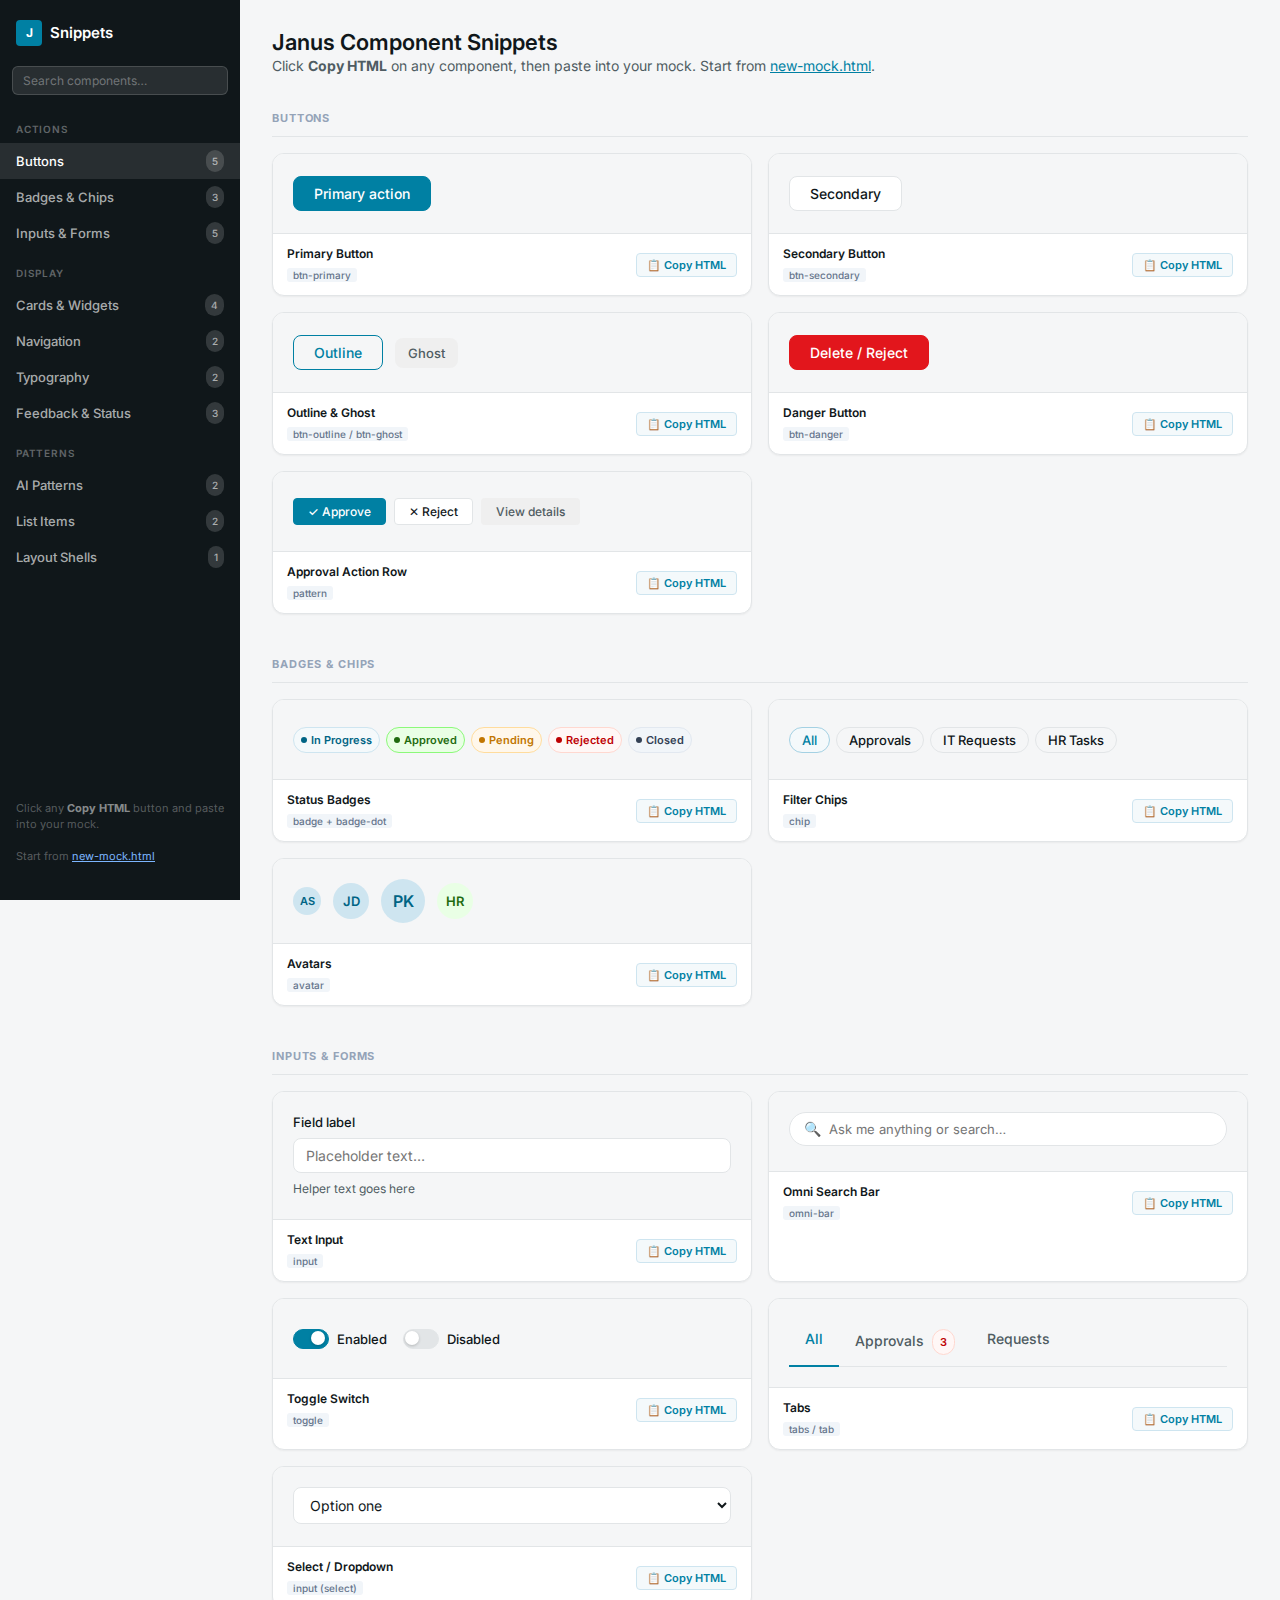
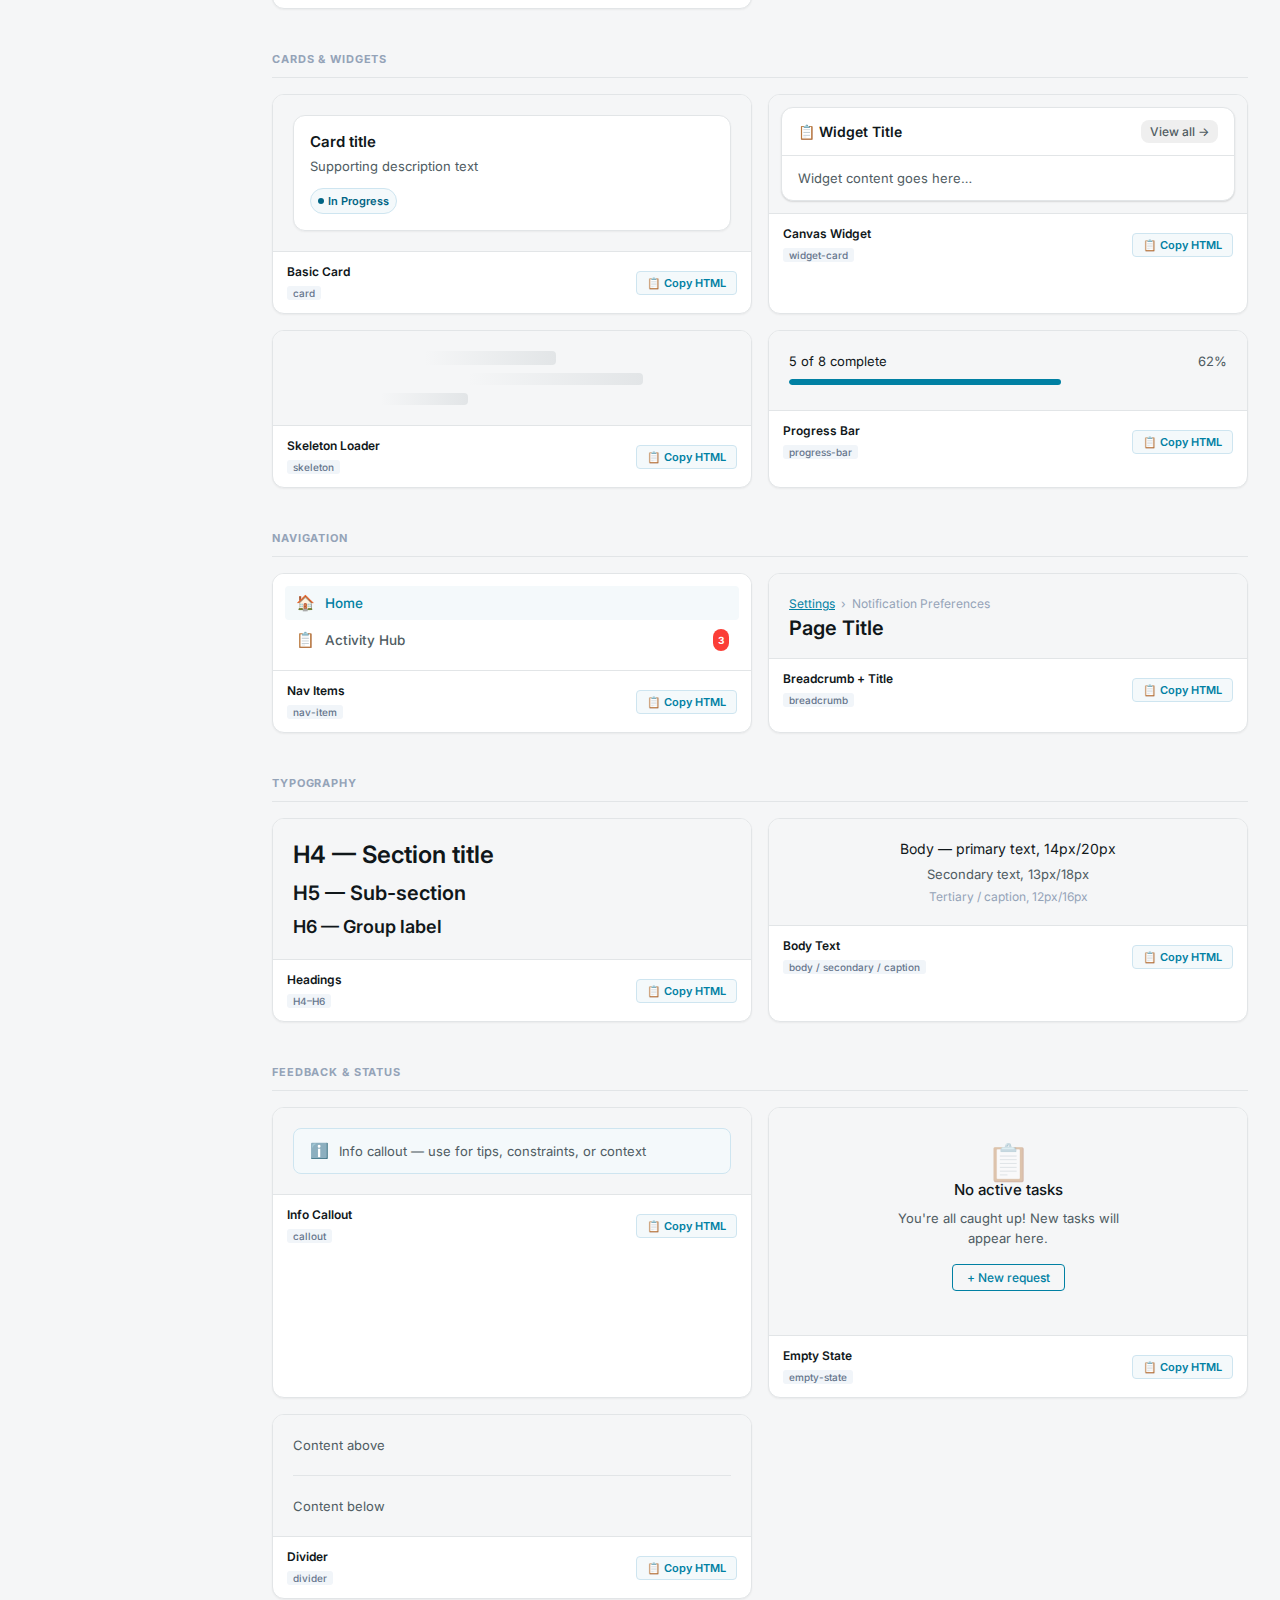
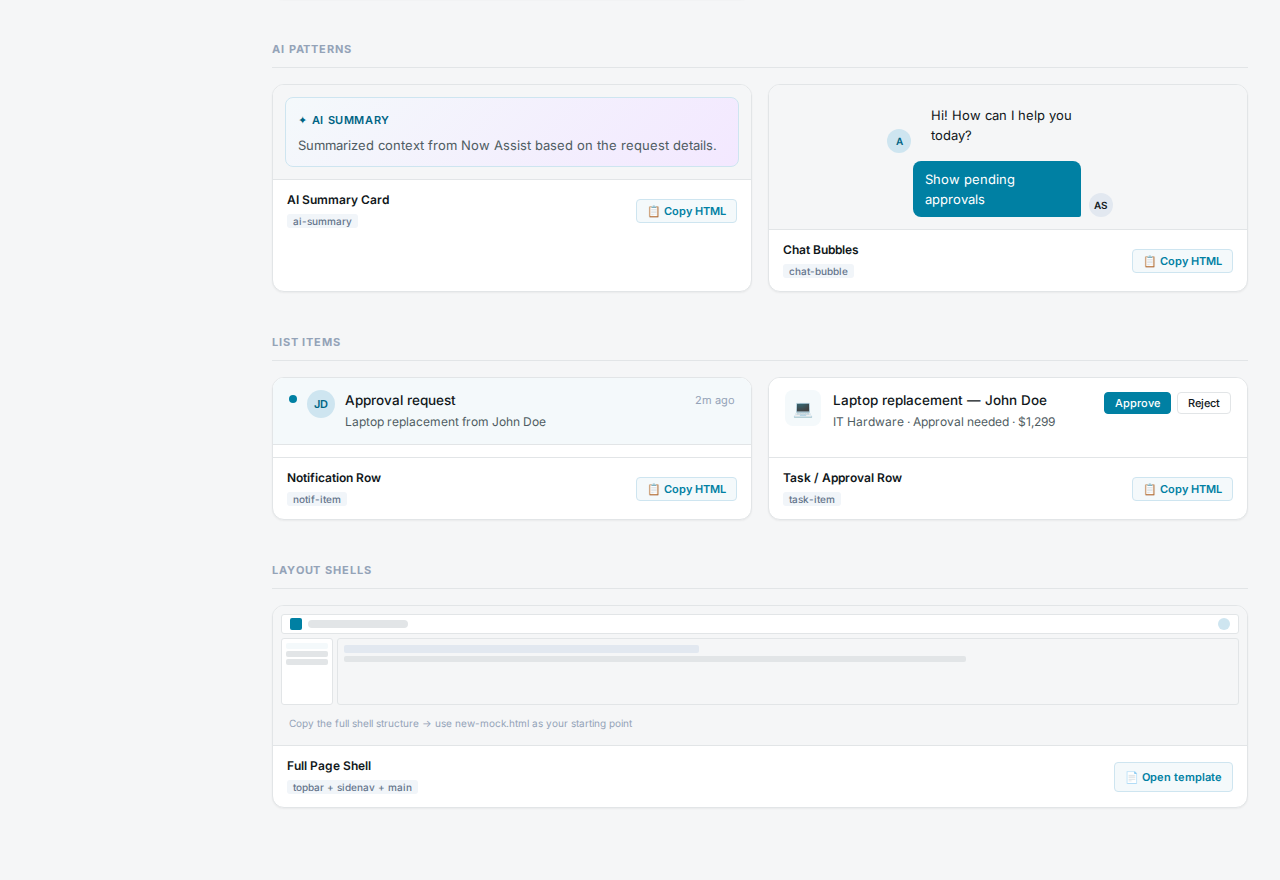
<file: snippets.html>
<!DOCTYPE html>
<html lang="en">
<head>
<meta charset="UTF-8">
<meta name="viewport" content="width=device-width, initial-scale=1.0">
<title>Component Snippets — Janus Design System</title>
<link rel="preconnect" href="https://fonts.googleapis.com">
<link href="https://fonts.googleapis.com/css2?family=Inter:wght@400;500;600;700&family=Fira+Code:wght@400;500&display=swap" rel="stylesheet">
<style>
:root {
  --color-brand:#0080a3; --color-primary-50:#f4f9fb; --color-primary-100:#cee5f0;
  --color-primary-200:#a4d1e3; --color-primary-600:#007b9e; --color-primary-700:#006484;
  --color-success-500:#349b21; --color-error-500:#fb3e37;
  --color-neutral-50:#f8fafc; --color-neutral-100:#f1f5f9; --color-neutral-200:#e2e8f0;
  --color-neutral-400:#94a3b8; --color-neutral-500:#64748b; --color-neutral-700:#334155;
  --color-ec-lighter:#f5f6f7; --color-ec-light:#e2e5e7; --color-ec-dark:#4f5c62; --color-ec-darkest:#10171a;
  --bg-primary:#fff; --bg-secondary:#f5f6f7; --bg-inverted:#10171a;
  --text-primary:#10171a; --text-secondary:#4f5c62; --text-tertiary:#94a3b8; --text-inverted:#fff;
  --border-default:#e2e5e7; --interactive:#0080a3; --interactive-hover:#006484;
  --shadow-xs:0 1px 2px 0 rgba(0,0,0,.05); --shadow-sm:0 1px 2px 0 rgba(0,0,0,.1),0 1px 2px -1px rgba(0,0,0,.1);
  --shadow-md:0 4px 6px -1px rgba(0,0,0,.1),0 2px 4px -1px rgba(0,0,0,.06);
  --radius-md:4px; --radius-lg:8px; --radius-xl:12px; --radius-full:9999px;
  --space-1:4px;--space-2:8px;--space-3:12px;--space-4:16px;--space-5:20px;
  --space-6:24px;--space-8:32px;--space-10:40px;
  --font-sans:'Inter',system-ui,sans-serif; --font-mono:'Fira Code',monospace;
}
*,*::before,*::after{box-sizing:border-box;margin:0;padding:0}
body{font-family:var(--font-sans);font-size:14px;line-height:20px;color:var(--text-primary);background:var(--bg-secondary);display:flex}

/* === SIDEBAR === */
.sb{width:240px;flex-shrink:0;background:var(--bg-inverted);height:100vh;position:sticky;top:0;
  padding:20px 0;overflow-y:auto;display:flex;flex-direction:column}
.sb-logo{display:flex;align-items:center;gap:8px;padding:0 16px 20px;color:#fff;font-size:15px;font-weight:600}
.sb-logo-icon{width:26px;height:26px;background:var(--interactive);border-radius:4px;
  display:flex;align-items:center;justify-content:center;font-size:12px;font-weight:700}
.sb-section{padding:12px 16px 4px;font-size:10px;font-weight:600;letter-spacing:.08em;
  text-transform:uppercase;color:rgba(255,255,255,.35)}
.sb-link{display:flex;align-items:center;gap:8px;padding:7px 16px;font-size:13px;
  font-weight:500;color:rgba(255,255,255,.65);cursor:pointer;transition:background .15s,color .15s;
  text-decoration:none}
.sb-link:hover{background:rgba(255,255,255,.07);color:#fff}
.sb-link.active{color:#fff;background:rgba(255,255,255,.1)}
.sb-count{margin-left:auto;font-size:10px;background:rgba(255,255,255,.15);
  border-radius:10px;padding:1px 6px;color:rgba(255,255,255,.6)}

/* === SEARCH === */
.sb-search{padding:0 12px 12px}
.sb-search input{width:100%;background:rgba(255,255,255,.1);border:1px solid rgba(255,255,255,.15);
  border-radius:6px;padding:6px 10px;font-family:inherit;font-size:12px;color:#fff;outline:none}
.sb-search input::placeholder{color:rgba(255,255,255,.35)}
.sb-search input:focus{border-color:rgba(255,255,255,.4);background:rgba(255,255,255,.15)}

/* === MAIN === */
.main{flex:1;padding:32px;overflow-x:hidden}
.main-header{margin-bottom:32px}
.main-title{font-size:22px;font-weight:600;color:var(--text-primary);margin-bottom:4px}
.main-sub{font-size:14px;color:var(--text-secondary)}

/* === SNIPPET CARD === */
.snip-section{margin-bottom:40px;scroll-margin-top:20px}
.snip-section-title{font-size:11px;font-weight:700;letter-spacing:.08em;text-transform:uppercase;
  color:var(--text-tertiary);margin-bottom:16px;padding-bottom:8px;border-bottom:1px solid var(--border-default)}
.snip-grid{display:grid;grid-template-columns:repeat(auto-fill,minmax(340px,1fr));gap:16px}
.snip-card{background:var(--bg-primary);border:1px solid var(--border-default);
  border-radius:var(--radius-xl);overflow:hidden;box-shadow:var(--shadow-xs)}
.snip-preview{padding:20px;background:var(--bg-secondary);border-bottom:1px solid var(--border-default);
  min-height:80px;display:flex;align-items:center;flex-wrap:wrap;gap:8px}
.snip-preview.dark{background:var(--bg-inverted)}
.snip-footer{display:flex;align-items:center;justify-content:space-between;padding:10px 14px}
.snip-name{font-size:12px;font-weight:600;color:var(--text-primary)}
.snip-tag{font-size:10px;background:var(--color-neutral-100);color:var(--color-neutral-500);
  border-radius:3px;padding:1px 6px;font-weight:500}
.copy-btn{display:flex;align-items:center;gap:4px;font-size:11px;font-weight:600;
  color:var(--interactive);background:var(--color-primary-50);border:1px solid var(--color-primary-100);
  border-radius:var(--radius-md);padding:4px 10px;cursor:pointer;transition:background .15s;font-family:inherit;text-decoration:none}
.copy-btn:hover{background:var(--color-primary-100)}
.copy-btn.copied{color:var(--color-success-500);background:#e9ffe5;border-color:#8cf97a}

/* === JANUS COMPONENTS (inline for previews) === */
.btn{display:inline-flex;align-items:center;justify-content:center;gap:6px;font-family:inherit;
  font-weight:500;border-radius:var(--radius-lg);border:1px solid transparent;cursor:pointer;
  transition:background .15s;white-space:nowrap}
.btn-primary{font-size:14px;padding:8px 20px;background:var(--interactive);border-color:var(--interactive);color:#fff}
.btn-secondary{font-size:14px;padding:8px 20px;background:var(--bg-primary);border-color:var(--border-default);color:var(--text-primary)}
.btn-outline{font-size:14px;padding:8px 20px;background:transparent;border-color:var(--interactive);color:var(--interactive)}
.btn-ghost{font-size:13px;padding:6px 12px;color:var(--text-secondary)}
.btn-ghost:hover{background:var(--bg-secondary)}
.btn-danger{font-size:14px;padding:8px 20px;background:#e2161c;border-color:#e2161c;color:#fff}
.btn-sm{font-size:12px;padding:5px 14px;border-radius:var(--radius-md)}
.btn-xs{font-size:11px;padding:3px 10px;border-radius:var(--radius-md)}
.badge{display:inline-flex;align-items:center;gap:4px;font-size:11px;font-weight:600;padding:2px 7px;border-radius:var(--radius-full);border:1px solid transparent}
.badge-primary{background:var(--color-primary-50);color:var(--color-primary-700);border-color:var(--color-primary-100)}
.badge-success{background:#e9ffe5;color:#1f6b0f;border-color:#8cf97a}
.badge-warning{background:#fff7eb;color:#c17500;border-color:#ffdc9d}
.badge-error{background:#fff7f6;color:#be0003;border-color:#ffd8d0}
.badge-neutral{background:var(--color-neutral-100);color:var(--color-neutral-700);border-color:var(--color-neutral-200)}
.badge-dot::before{content:'';width:6px;height:6px;border-radius:50%;background:currentColor;flex-shrink:0}
.chip{display:inline-flex;align-items:center;gap:4px;background:var(--bg-secondary);border:1px solid var(--border-default);border-radius:var(--radius-full);padding:2px 12px;font-size:13px;font-weight:500;cursor:pointer}
.chip.active{background:var(--color-primary-50);border-color:var(--color-primary-200);color:var(--interactive)}
.card{background:var(--bg-primary);border:1px solid var(--border-default);border-radius:var(--radius-xl);padding:20px;box-shadow:var(--shadow-xs)}
.input{width:100%;font-family:inherit;font-size:14px;color:var(--text-primary);background:var(--bg-primary);border:1px solid var(--border-default);border-radius:var(--radius-lg);padding:8px 12px;outline:none}
.input:focus{border-color:var(--interactive);box-shadow:0 0 0 3px var(--color-primary-100)}
.avatar{border-radius:var(--radius-full);background:var(--color-primary-100);color:var(--color-primary-700);font-weight:600;display:inline-flex;align-items:center;justify-content:center}
.toggle{position:relative;width:36px;height:20px;flex-shrink:0;cursor:pointer}
.toggle input{display:none}
.toggle-track{position:absolute;inset:0;background:var(--color-ec-light);border-radius:var(--radius-full);border:1px solid var(--border-default);transition:background .2s}
.toggle input:checked~.toggle-track{background:var(--interactive);border-color:var(--interactive)}
.toggle-thumb{position:absolute;top:2px;left:2px;width:14px;height:14px;background:#fff;border-radius:var(--radius-full);box-shadow:0 1px 3px rgba(0,0,0,.2);transition:left .2s}
.toggle input:checked~.toggle-thumb{left:18px}
.tabs{display:flex;border-bottom:1px solid var(--border-default);gap:0}
.tab{padding:10px 16px;font-size:14px;font-weight:500;color:var(--text-secondary);border-bottom:2px solid transparent;margin-bottom:-1px;cursor:pointer;transition:color .15s}
.tab.active{color:var(--interactive);border-bottom-color:var(--interactive)}
.widget-card{background:var(--bg-primary);border:1px solid var(--border-default);border-radius:var(--radius-xl);overflow:hidden;box-shadow:var(--shadow-sm);width:100%}
.widget-header{display:flex;align-items:center;justify-content:space-between;padding:12px 16px;border-bottom:1px solid var(--border-default)}
.widget-title{font-size:14px;font-weight:600;color:var(--text-primary)}
.widget-body{padding:12px 16px}
.ai-summary{background:linear-gradient(135deg,var(--color-primary-50),#f3e8ff);border:1px solid var(--color-primary-100);border-radius:var(--radius-lg);padding:12px}
.notif-item{display:flex;gap:10px;padding:12px 16px;border-bottom:1px solid var(--border-default);cursor:pointer}
.notif-item.unread{background:var(--color-primary-50)}
.notif-dot{width:8px;height:8px;border-radius:50%;background:var(--interactive);margin-top:5px;flex-shrink:0}
.empty-state{display:flex;flex-direction:column;align-items:center;justify-content:center;padding:40px;text-align:center;gap:8px}
.callout{display:flex;gap:10px;background:var(--color-primary-50);border:1px solid var(--color-primary-100);border-radius:var(--radius-lg);padding:12px 16px;font-size:13px;color:var(--text-secondary)}
.progress-bar{height:6px;background:var(--bg-secondary);border-radius:var(--radius-full);overflow:hidden}
.progress-fill{height:100%;background:var(--interactive);border-radius:var(--radius-full)}
.skeleton{border-radius:var(--radius-md);background:linear-gradient(90deg,var(--bg-secondary) 25%,var(--border-default) 50%,var(--bg-secondary) 75%);background-size:200% 100%;animation:shimmer 1.5s infinite}
@keyframes shimmer{0%{background-position:200% 0}100%{background-position:-200% 0}}
.divider{height:1px;background:var(--border-default);margin:12px 0}
</style>

<!-- Snippet strings stored in JS — never in HTML attributes -->
<script>
const SNIPS = {
  'btn-primary': `<button class="btn btn-primary">Primary action</button>`,

  'btn-secondary': `<button class="btn btn-secondary">Secondary</button>`,

  'btn-outline-ghost': `<button class="btn btn-outline">Outline</button>
<button class="btn btn-ghost">Ghost</button>`,

  'btn-danger': `<button class="btn btn-danger">Delete</button>`,

  'btn-approve-row': `<div style="display:flex;gap:8px;">
  <button class="btn btn-primary btn-sm">✓ Approve</button>
  <button class="btn btn-secondary btn-sm">✕ Reject</button>
  <button class="btn btn-ghost btn-sm">View details</button>
</div>`,

  'badge-status': `<span class="badge badge-primary badge-dot">In Progress</span>
<span class="badge badge-success badge-dot">Approved</span>
<span class="badge badge-warning badge-dot">Pending</span>
<span class="badge badge-error badge-dot">Rejected</span>
<span class="badge badge-neutral badge-dot">Closed</span>`,

  'chip-filter': `<span class="chip active">All</span>
<span class="chip">Approvals</span>
<span class="chip">IT Requests</span>
<span class="chip">HR Tasks</span>`,

  'avatar': `<div class="avatar" style="width:36px;height:36px;font-size:13px;">AS</div>`,

  'input-text': `<div style="display:flex;flex-direction:column;gap:4px;">
  <label style="font-size:13px;font-weight:500;">Field label</label>
  <input class="input" placeholder="Placeholder text…">
  <span style="font-size:12px;color:var(--text-secondary);">Helper text</span>
</div>`,

  'omni-search': `<div style="display:flex;align-items:center;gap:8px;background:var(--bg-primary);border:1px solid var(--border-default);border-radius:var(--radius-full);padding:6px 14px;">
  <span style="color:var(--text-tertiary);">🔍</span>
  <input style="flex:1;border:none;background:none;font-family:inherit;font-size:13px;outline:none;" placeholder="Ask me anything or search…">
</div>`,

  'toggle': `<label style="display:flex;align-items:center;gap:8px;cursor:pointer;">
  <label class="toggle">
    <input type="checkbox" checked>
    <div class="toggle-track"></div>
    <div class="toggle-thumb"></div>
  </label>
  <span style="font-size:13px;font-weight:500;">Enabled</span>
</label>`,

  'tabs': `<div class="tabs">
  <div class="tab active">All</div>
  <div class="tab">Approvals</div>
  <div class="tab">Requests</div>
</div>`,

  'select': `<select class="input" style="cursor:pointer;">
  <option>Option one</option>
  <option>Option two</option>
  <option>Option three</option>
</select>`,

  'card-basic': `<div class="card">
  <div style="font-size:15px;font-weight:600;margin-bottom:4px;">Card title</div>
  <div style="font-size:13px;color:var(--text-secondary);margin-bottom:12px;">Description</div>
  <span class="badge badge-primary badge-dot">In Progress</span>
</div>`,

  'widget-card': `<div class="widget-card">
  <div class="widget-header">
    <span class="widget-title">📋 Widget Title</span>
    <button class="btn btn-ghost" style="font-size:12px;">View all →</button>
  </div>
  <div class="widget-body">
    Widget content here
  </div>
</div>`,

  'skeleton': `<div style="display:flex;flex-direction:column;gap:8px;">
  <div class="skeleton" style="height:14px;width:60%;"></div>
  <div class="skeleton" style="height:12px;width:80%;"></div>
  <div class="skeleton" style="height:12px;width:40%;"></div>
</div>`,

  'progress-bar': `<div class="progress-bar">
  <div class="progress-fill" style="width:62%;"></div>
</div>`,

  'nav-items': `<div class="nav-item active">
  <span class="nav-icon">🏠</span> Home
</div>
<div class="nav-item">
  <span class="nav-icon">📋</span> Activity Hub
  <span class="nav-badge">3</span>
</div>`,

  'breadcrumb': `<div style="display:flex;align-items:center;gap:6px;font-size:12px;color:var(--text-tertiary);margin-bottom:12px;">
  <a href="#" style="color:var(--interactive);">Settings</a> ›
  <span>Page Name</span>
</div>
<h1 style="font-size:24px;font-weight:600;margin-bottom:4px;">Page Title</h1>
<p style="font-size:14px;color:var(--text-secondary);">One-sentence subtitle</p>`,

  'headings': `<h2 style="font-size:24px;font-weight:600;line-height:32px;margin-bottom:4px;">Section Title</h2>
<p style="font-size:14px;color:var(--text-secondary);">Supporting description.</p>`,

  'body-text': `<p style="font-size:14px;line-height:20px;">Primary body text</p>
<p style="font-size:13px;color:var(--text-secondary);">Secondary text</p>
<p style="font-size:12px;color:var(--text-tertiary);">Caption / helper text</p>`,

  'callout': `<div class="callout">
  <span style="font-size:15px;flex-shrink:0;">ℹ️</span>
  <span>Your message here</span>
</div>`,

  'empty-state': `<div class="empty-state">
  <div style="font-size:40px;opacity:.4;">📋</div>
  <div style="font-size:15px;font-weight:500;">No active tasks</div>
  <div style="font-size:13px;color:var(--text-secondary);max-width:260px;text-align:center;">Description of empty state here.</div>
  <button class="btn btn-outline btn-sm">Take action</button>
</div>`,

  'divider': `<div class="divider"></div>`,

  'ai-summary': `<div class="ai-summary">
  <div style="font-size:11px;font-weight:600;color:var(--color-primary-700);text-transform:uppercase;letter-spacing:.06em;margin-bottom:6px;">✦ AI Summary</div>
  <div style="font-size:13px;color:var(--text-secondary);line-height:18px;">Your AI-generated summary here.</div>
</div>`,

  'chat-bubbles': `<!-- AI message -->
<div style="display:flex;gap:8px;align-items:flex-end;margin-bottom:8px;">
  <div style="width:24px;height:24px;border-radius:50%;background:var(--color-primary-100);color:var(--color-primary-700);font-size:10px;font-weight:600;display:flex;align-items:center;justify-content:center;flex-shrink:0;">A</div>
  <div style="background:var(--bg-secondary);padding:8px 12px;border-radius:8px 8px 8px 2px;font-size:13px;max-width:80%;">AI message here</div>
</div>
<!-- User message -->
<div style="display:flex;gap:8px;align-items:flex-end;flex-direction:row-reverse;">
  <div style="width:24px;height:24px;border-radius:50%;background:var(--color-neutral-200);font-size:10px;font-weight:600;display:flex;align-items:center;justify-content:center;flex-shrink:0;">AS</div>
  <div style="background:var(--interactive);color:#fff;padding:8px 12px;border-radius:8px 8px 2px 8px;font-size:13px;max-width:80%;">User message</div>
</div>`,

  'notif-row': `<div class="notif-item unread">
  <div class="notif-dot"></div>
  <div class="avatar" style="width:28px;height:28px;font-size:11px;flex-shrink:0;">JD</div>
  <div style="flex:1;min-width:0;">
    <div style="font-size:13.5px;font-weight:500;margin-bottom:2px;">Notification title</div>
    <div style="font-size:12px;color:var(--text-secondary);white-space:nowrap;overflow:hidden;text-overflow:ellipsis;">Supporting detail</div>
  </div>
  <div style="font-size:11px;color:var(--text-tertiary);white-space:nowrap;">2m ago</div>
</div>`,

  'task-row': `<div style="display:flex;align-items:flex-start;gap:12px;padding:12px 16px;border-bottom:1px solid var(--border-default);">
  <div style="width:36px;height:36px;border-radius:8px;background:var(--color-primary-50);display:flex;align-items:center;justify-content:center;font-size:16px;flex-shrink:0;">💻</div>
  <div style="flex:1;">
    <div style="font-size:13.5px;font-weight:500;margin-bottom:2px;">Task title — Person Name</div>
    <div style="font-size:12px;color:var(--text-secondary);">Category · Status</div>
  </div>
  <div style="display:flex;gap:6px;flex-shrink:0;">
    <button class="btn btn-primary btn-xs">Approve</button>
    <button class="btn btn-secondary btn-xs">Reject</button>
  </div>
</div>`
};
</script>
</head>
<body>

<!-- ═══ SIDEBAR ═══ -->
<nav class="sb">
  <div class="sb-logo"><div class="sb-logo-icon">J</div>Snippets</div>
  <div class="sb-search"><input type="search" id="search" placeholder="Search components…" oninput="filterSnippets(this.value)"></div>

  <div class="sb-section">Actions</div>
  <a class="sb-link active" href="#buttons" onclick="setActive(this)">Buttons <span class="sb-count">5</span></a>
  <a class="sb-link" href="#badges" onclick="setActive(this)">Badges &amp; Chips <span class="sb-count">3</span></a>
  <a class="sb-link" href="#inputs" onclick="setActive(this)">Inputs &amp; Forms <span class="sb-count">5</span></a>

  <div class="sb-section">Display</div>
  <a class="sb-link" href="#cards" onclick="setActive(this)">Cards &amp; Widgets <span class="sb-count">4</span></a>
  <a class="sb-link" href="#navigation" onclick="setActive(this)">Navigation <span class="sb-count">2</span></a>
  <a class="sb-link" href="#typography" onclick="setActive(this)">Typography <span class="sb-count">2</span></a>
  <a class="sb-link" href="#feedback" onclick="setActive(this)">Feedback &amp; Status <span class="sb-count">3</span></a>

  <div class="sb-section">Patterns</div>
  <a class="sb-link" href="#ai" onclick="setActive(this)">AI Patterns <span class="sb-count">2</span></a>
  <a class="sb-link" href="#lists" onclick="setActive(this)">List Items <span class="sb-count">2</span></a>
  <a class="sb-link" href="#layout" onclick="setActive(this)">Layout Shells <span class="sb-count">1</span></a>

  <div style="margin-top:auto;padding:16px">
    <div style="font-size:11px;color:rgba(255,255,255,.3);line-height:16px;">
      Click any <strong style="color:rgba(255,255,255,.5)">Copy HTML</strong> button and paste into your mock.<br><br>
      Start from <a href="new-mock.html" style="color:#7cb6ff;">new-mock.html</a>
    </div>
  </div>
</nav>

<!-- ═══ MAIN ═══ -->
<main class="main">
  <div class="main-header">
    <div class="main-title">Janus Component Snippets</div>
    <div class="main-sub">Click <strong>Copy HTML</strong> on any component, then paste into your mock. Start from <a href="new-mock.html" style="color:var(--interactive)">new-mock.html</a>.</div>
  </div>

  <!-- ── BUTTONS ── -->
  <div class="snip-section" id="buttons">
    <div class="snip-section-title">Buttons</div>
    <div class="snip-grid">

      <div class="snip-card" data-tags="button primary action">
        <div class="snip-preview">
          <button class="btn btn-primary">Primary action</button>
        </div>
        <div class="snip-footer">
          <div><div class="snip-name">Primary Button</div><span class="snip-tag">btn-primary</span></div>
          <button class="copy-btn" onclick="copySnip(this,'btn-primary')">📋 Copy HTML</button>
        </div>
      </div>

      <div class="snip-card" data-tags="button secondary cancel back">
        <div class="snip-preview">
          <button class="btn btn-secondary">Secondary</button>
        </div>
        <div class="snip-footer">
          <div><div class="snip-name">Secondary Button</div><span class="snip-tag">btn-secondary</span></div>
          <button class="copy-btn" onclick="copySnip(this,'btn-secondary')">📋 Copy HTML</button>
        </div>
      </div>

      <div class="snip-card" data-tags="button outline ghost text link">
        <div class="snip-preview" style="gap:12px;">
          <button class="btn btn-outline">Outline</button>
          <button class="btn btn-ghost">Ghost</button>
        </div>
        <div class="snip-footer">
          <div><div class="snip-name">Outline &amp; Ghost</div><span class="snip-tag">btn-outline / btn-ghost</span></div>
          <button class="copy-btn" onclick="copySnip(this,'btn-outline-ghost')">📋 Copy HTML</button>
        </div>
      </div>

      <div class="snip-card" data-tags="button danger delete destructive reject">
        <div class="snip-preview">
          <button class="btn btn-danger">Delete / Reject</button>
        </div>
        <div class="snip-footer">
          <div><div class="snip-name">Danger Button</div><span class="snip-tag">btn-danger</span></div>
          <button class="copy-btn" onclick="copySnip(this,'btn-danger')">📋 Copy HTML</button>
        </div>
      </div>

      <div class="snip-card" data-tags="button approve reject pair action group">
        <div class="snip-preview" style="gap:8px;">
          <button class="btn btn-primary btn-sm">✓ Approve</button>
          <button class="btn btn-secondary btn-sm">✕ Reject</button>
          <button class="btn btn-ghost btn-sm">View details</button>
        </div>
        <div class="snip-footer">
          <div><div class="snip-name">Approval Action Row</div><span class="snip-tag">pattern</span></div>
          <button class="copy-btn" onclick="copySnip(this,'btn-approve-row')">📋 Copy HTML</button>
        </div>
      </div>

    </div>
  </div>

  <!-- ── BADGES ── -->
  <div class="snip-section" id="badges">
    <div class="snip-section-title">Badges &amp; Chips</div>
    <div class="snip-grid">

      <div class="snip-card" data-tags="badge status dot in-progress pending approved rejected">
        <div class="snip-preview" style="flex-wrap:wrap;gap:6px;">
          <span class="badge badge-primary badge-dot">In Progress</span>
          <span class="badge badge-success badge-dot">Approved</span>
          <span class="badge badge-warning badge-dot">Pending</span>
          <span class="badge badge-error badge-dot">Rejected</span>
          <span class="badge badge-neutral badge-dot">Closed</span>
        </div>
        <div class="snip-footer">
          <div><div class="snip-name">Status Badges</div><span class="snip-tag">badge + badge-dot</span></div>
          <button class="copy-btn" onclick="copySnip(this,'badge-status')">📋 Copy HTML</button>
        </div>
      </div>

      <div class="snip-card" data-tags="chip filter tab toggle selector">
        <div class="snip-preview" style="flex-wrap:wrap;gap:6px;">
          <span class="chip active">All</span>
          <span class="chip">Approvals</span>
          <span class="chip">IT Requests</span>
          <span class="chip">HR Tasks</span>
        </div>
        <div class="snip-footer">
          <div><div class="snip-name">Filter Chips</div><span class="snip-tag">chip</span></div>
          <button class="copy-btn" onclick="copySnip(this,'chip-filter')">📋 Copy HTML</button>
        </div>
      </div>

      <div class="snip-card" data-tags="avatar initials user profile">
        <div class="snip-preview" style="gap:12px;">
          <div class="avatar" style="width:28px;height:28px;font-size:11px;">AS</div>
          <div class="avatar" style="width:36px;height:36px;font-size:13px;">JD</div>
          <div class="avatar" style="width:44px;height:44px;font-size:16px;">PK</div>
          <div class="avatar" style="width:36px;height:36px;font-size:13px;background:#e9ffe5;color:#1f6b0f;">HR</div>
        </div>
        <div class="snip-footer">
          <div><div class="snip-name">Avatars</div><span class="snip-tag">avatar</span></div>
          <button class="copy-btn" onclick="copySnip(this,'avatar')">📋 Copy HTML</button>
        </div>
      </div>

    </div>
  </div>

  <!-- ── INPUTS ── -->
  <div class="snip-section" id="inputs">
    <div class="snip-section-title">Inputs &amp; Forms</div>
    <div class="snip-grid">

      <div class="snip-card" data-tags="input text field label form">
        <div class="snip-preview" style="flex-direction:column;align-items:stretch;gap:6px;">
          <div style="font-size:13px;font-weight:500;">Field label</div>
          <input class="input" placeholder="Placeholder text…">
          <div style="font-size:12px;color:var(--text-secondary);">Helper text goes here</div>
        </div>
        <div class="snip-footer">
          <div><div class="snip-name">Text Input</div><span class="snip-tag">input</span></div>
          <button class="copy-btn" onclick="copySnip(this,'input-text')">📋 Copy HTML</button>
        </div>
      </div>

      <div class="snip-card" data-tags="search omni bar ask query">
        <div class="snip-preview" style="flex-direction:column;align-items:stretch;">
          <div style="display:flex;align-items:center;gap:8px;background:var(--bg-primary);border:1px solid var(--border-default);border-radius:var(--radius-full);padding:6px 14px;">
            <span style="color:var(--text-tertiary);font-size:14px;">🔍</span>
            <input style="flex:1;border:none;background:none;font-family:inherit;font-size:13px;color:var(--text-primary);outline:none;" placeholder="Ask me anything or search…">
          </div>
        </div>
        <div class="snip-footer">
          <div><div class="snip-name">Omni Search Bar</div><span class="snip-tag">omni-bar</span></div>
          <button class="copy-btn" onclick="copySnip(this,'omni-search')">📋 Copy HTML</button>
        </div>
      </div>

      <div class="snip-card" data-tags="toggle switch on off enable disable">
        <div class="snip-preview" style="gap:16px;">
          <label style="display:flex;align-items:center;gap:8px;cursor:pointer;">
            <label class="toggle"><input type="checkbox" checked><div class="toggle-track"></div><div class="toggle-thumb"></div></label>
            <span style="font-size:13px;font-weight:500;">Enabled</span>
          </label>
          <label style="display:flex;align-items:center;gap:8px;cursor:pointer;">
            <label class="toggle"><input type="checkbox"><div class="toggle-track"></div><div class="toggle-thumb"></div></label>
            <span style="font-size:13px;font-weight:500;">Disabled</span>
          </label>
        </div>
        <div class="snip-footer">
          <div><div class="snip-name">Toggle Switch</div><span class="snip-tag">toggle</span></div>
          <button class="copy-btn" onclick="copySnip(this,'toggle')">📋 Copy HTML</button>
        </div>
      </div>

      <div class="snip-card" data-tags="tabs tab navigation switcher">
        <div class="snip-preview" style="flex-direction:column;align-items:stretch;">
          <div class="tabs">
            <div class="tab active">All</div>
            <div class="tab">Approvals <span class="badge badge-error" style="margin-left:4px;">3</span></div>
            <div class="tab">Requests</div>
          </div>
        </div>
        <div class="snip-footer">
          <div><div class="snip-name">Tabs</div><span class="snip-tag">tabs / tab</span></div>
          <button class="copy-btn" onclick="copySnip(this,'tabs')">📋 Copy HTML</button>
        </div>
      </div>

      <div class="snip-card" data-tags="select dropdown picker options">
        <div class="snip-preview" style="flex-direction:column;align-items:stretch;">
          <select class="input" style="cursor:pointer;">
            <option>Option one</option>
            <option>Option two</option>
            <option>Option three</option>
          </select>
        </div>
        <div class="snip-footer">
          <div><div class="snip-name">Select / Dropdown</div><span class="snip-tag">input (select)</span></div>
          <button class="copy-btn" onclick="copySnip(this,'select')">📋 Copy HTML</button>
        </div>
      </div>

    </div>
  </div>

  <!-- ── CARDS ── -->
  <div class="snip-section" id="cards">
    <div class="snip-section-title">Cards &amp; Widgets</div>
    <div class="snip-grid">

      <div class="snip-card" data-tags="card content panel section">
        <div class="snip-preview" style="flex-direction:column;align-items:stretch;">
          <div class="card" style="padding:16px;">
            <div style="font-size:15px;font-weight:600;margin-bottom:4px;">Card title</div>
            <div style="font-size:13px;color:var(--text-secondary);margin-bottom:12px;">Supporting description text</div>
            <span class="badge badge-primary badge-dot">In Progress</span>
          </div>
        </div>
        <div class="snip-footer">
          <div><div class="snip-name">Basic Card</div><span class="snip-tag">card</span></div>
          <button class="copy-btn" onclick="copySnip(this,'card-basic')">📋 Copy HTML</button>
        </div>
      </div>

      <div class="snip-card" data-tags="widget canvas home dashboard header body">
        <div class="snip-preview" style="flex-direction:column;align-items:stretch;padding:12px;">
          <div class="widget-card">
            <div class="widget-header"><span class="widget-title">📋 Widget Title</span><button class="btn btn-ghost" style="font-size:12px;padding:3px 8px;">View all →</button></div>
            <div class="widget-body" style="font-size:13px;color:var(--text-secondary);">Widget content goes here…</div>
          </div>
        </div>
        <div class="snip-footer">
          <div><div class="snip-name">Canvas Widget</div><span class="snip-tag">widget-card</span></div>
          <button class="copy-btn" onclick="copySnip(this,'widget-card')">📋 Copy HTML</button>
        </div>
      </div>

      <div class="snip-card" data-tags="skeleton loading placeholder state">
        <div class="snip-preview" style="flex-direction:column;align-items:stretch;gap:8px;">
          <div class="skeleton" style="height:14px;width:60%;"></div>
          <div class="skeleton" style="height:12px;width:80%;"></div>
          <div class="skeleton" style="height:12px;width:40%;"></div>
        </div>
        <div class="snip-footer">
          <div><div class="snip-name">Skeleton Loader</div><span class="snip-tag">skeleton</span></div>
          <button class="copy-btn" onclick="copySnip(this,'skeleton')">📋 Copy HTML</button>
        </div>
      </div>

      <div class="snip-card" data-tags="progress bar percentage step">
        <div class="snip-preview" style="flex-direction:column;align-items:stretch;gap:8px;">
          <div style="display:flex;justify-content:space-between;font-size:13px;"><span>5 of 8 complete</span><span style="color:var(--text-secondary);">62%</span></div>
          <div class="progress-bar"><div class="progress-fill" style="width:62%;"></div></div>
        </div>
        <div class="snip-footer">
          <div><div class="snip-name">Progress Bar</div><span class="snip-tag">progress-bar</span></div>
          <button class="copy-btn" onclick="copySnip(this,'progress-bar')">📋 Copy HTML</button>
        </div>
      </div>

    </div>
  </div>

  <!-- ── NAVIGATION ── -->
  <div class="snip-section" id="navigation">
    <div class="snip-section-title">Navigation</div>
    <div class="snip-grid">

      <div class="snip-card" data-tags="nav item sidebar link menu active">
        <div class="snip-preview" style="flex-direction:column;align-items:stretch;gap:2px;background:var(--bg-primary);padding:12px;">
          <div style="display:flex;align-items:center;gap:10px;padding:7px 10px;border-radius:4px;font-size:13.5px;font-weight:500;background:var(--color-primary-50);color:var(--interactive);">
            <span style="font-size:15px;width:20px;text-align:center;">🏠</span> Home
          </div>
          <div style="display:flex;align-items:center;gap:10px;padding:7px 10px;border-radius:4px;font-size:13.5px;font-weight:500;color:var(--text-secondary);">
            <span style="font-size:15px;width:20px;text-align:center;">📋</span> Activity Hub
            <span style="margin-left:auto;background:var(--color-error-500);color:#fff;font-size:10px;font-weight:700;border-radius:9999px;padding:1px 5px;">3</span>
          </div>
        </div>
        <div class="snip-footer">
          <div><div class="snip-name">Nav Items</div><span class="snip-tag">nav-item</span></div>
          <button class="copy-btn" onclick="copySnip(this,'nav-items')">📋 Copy HTML</button>
        </div>
      </div>

      <div class="snip-card" data-tags="breadcrumb page trail path back title">
        <div class="snip-preview" style="flex-direction:column;align-items:flex-start;gap:4px;">
          <div style="display:flex;align-items:center;gap:6px;font-size:12px;color:var(--text-tertiary);">
            <a href="#" style="color:var(--interactive);">Settings</a>
            <span>›</span>
            <span>Notification Preferences</span>
          </div>
          <div style="font-size:20px;font-weight:600;">Page Title</div>
        </div>
        <div class="snip-footer">
          <div><div class="snip-name">Breadcrumb + Title</div><span class="snip-tag">breadcrumb</span></div>
          <button class="copy-btn" onclick="copySnip(this,'breadcrumb')">📋 Copy HTML</button>
        </div>
      </div>

    </div>
  </div>

  <!-- ── TYPOGRAPHY ── -->
  <div class="snip-section" id="typography">
    <div class="snip-section-title">Typography</div>
    <div class="snip-grid">

      <div class="snip-card" data-tags="heading h1 h2 h3 h4 title section">
        <div class="snip-preview" style="flex-direction:column;align-items:flex-start;gap:8px;">
          <div style="font-size:24px;font-weight:600;line-height:32px;">H4 — Section title</div>
          <div style="font-size:20px;font-weight:600;line-height:28px;">H5 — Sub-section</div>
          <div style="font-size:18px;font-weight:600;line-height:24px;">H6 — Group label</div>
        </div>
        <div class="snip-footer">
          <div><div class="snip-name">Headings</div><span class="snip-tag">H4–H6</span></div>
          <button class="copy-btn" onclick="copySnip(this,'headings')">📋 Copy HTML</button>
        </div>
      </div>

      <div class="snip-card" data-tags="body text secondary muted paragraph">
        <div class="snip-preview" style="flex-direction:column;gap:6px;">
          <div style="font-size:14px;line-height:20px;">Body — primary text, 14px/20px</div>
          <div style="font-size:13px;line-height:18px;color:var(--text-secondary);">Secondary text, 13px/18px</div>
          <div style="font-size:12px;line-height:16px;color:var(--text-tertiary);">Tertiary / caption, 12px/16px</div>
        </div>
        <div class="snip-footer">
          <div><div class="snip-name">Body Text</div><span class="snip-tag">body / secondary / caption</span></div>
          <button class="copy-btn" onclick="copySnip(this,'body-text')">📋 Copy HTML</button>
        </div>
      </div>

    </div>
  </div>

  <!-- ── FEEDBACK ── -->
  <div class="snip-section" id="feedback">
    <div class="snip-section-title">Feedback &amp; Status</div>
    <div class="snip-grid">

      <div class="snip-card" data-tags="callout info alert note banner">
        <div class="snip-preview" style="flex-direction:column;align-items:stretch;">
          <div class="callout"><span style="font-size:15px;flex-shrink:0;">ℹ️</span><span>Info callout — use for tips, constraints, or context</span></div>
        </div>
        <div class="snip-footer">
          <div><div class="snip-name">Info Callout</div><span class="snip-tag">callout</span></div>
          <button class="copy-btn" onclick="copySnip(this,'callout')">📋 Copy HTML</button>
        </div>
      </div>

      <div class="snip-card" data-tags="empty state zero placeholder illustration">
        <div class="snip-preview" style="flex-direction:column;align-items:stretch;">
          <div class="empty-state" style="padding:24px;">
            <div style="font-size:36px;opacity:.4;">📋</div>
            <div style="font-size:15px;font-weight:500;">No active tasks</div>
            <div style="font-size:13px;color:var(--text-secondary);max-width:240px;text-align:center;">You're all caught up! New tasks will appear here.</div>
            <button class="btn btn-outline btn-sm" style="margin-top:8px;">+ New request</button>
          </div>
        </div>
        <div class="snip-footer">
          <div><div class="snip-name">Empty State</div><span class="snip-tag">empty-state</span></div>
          <button class="copy-btn" onclick="copySnip(this,'empty-state')">📋 Copy HTML</button>
        </div>
      </div>

      <div class="snip-card" data-tags="divider separator line rule">
        <div class="snip-preview" style="flex-direction:column;align-items:stretch;gap:8px;">
          <div style="font-size:13px;color:var(--text-secondary);">Content above</div>
          <div class="divider"></div>
          <div style="font-size:13px;color:var(--text-secondary);">Content below</div>
        </div>
        <div class="snip-footer">
          <div><div class="snip-name">Divider</div><span class="snip-tag">divider</span></div>
          <button class="copy-btn" onclick="copySnip(this,'divider')">📋 Copy HTML</button>
        </div>
      </div>

    </div>
  </div>

  <!-- ── AI PATTERNS ── -->
  <div class="snip-section" id="ai">
    <div class="snip-section-title">AI Patterns</div>
    <div class="snip-grid">

      <div class="snip-card" data-tags="ai summary generated now assist intelligence">
        <div class="snip-preview" style="flex-direction:column;align-items:stretch;padding:12px;">
          <div class="ai-summary">
            <div style="font-size:11px;font-weight:600;color:var(--color-primary-700);text-transform:uppercase;letter-spacing:.06em;margin-bottom:6px;">✦ AI Summary</div>
            <div style="font-size:13px;color:var(--text-secondary);line-height:18px;">Summarized context from Now Assist based on the request details.</div>
          </div>
        </div>
        <div class="snip-footer">
          <div><div class="snip-name">AI Summary Card</div><span class="snip-tag">ai-summary</span></div>
          <button class="copy-btn" onclick="copySnip(this,'ai-summary')">📋 Copy HTML</button>
        </div>
      </div>

      <div class="snip-card" data-tags="chat bubble message ai user conversation">
        <div class="snip-preview" style="flex-direction:column;gap:8px;padding:12px;">
          <div style="display:flex;gap:8px;align-items:flex-end;">
            <div style="width:24px;height:24px;border-radius:50%;background:var(--color-primary-100);color:var(--color-primary-700);font-size:10px;font-weight:600;display:flex;align-items:center;justify-content:center;flex-shrink:0;">A</div>
            <div style="background:var(--bg-secondary);padding:8px 12px;border-radius:8px 8px 8px 2px;font-size:13px;max-width:80%;">Hi! How can I help you today?</div>
          </div>
          <div style="display:flex;gap:8px;align-items:flex-end;flex-direction:row-reverse;">
            <div style="width:24px;height:24px;border-radius:50%;background:var(--color-neutral-200);color:var(--text-primary);font-size:10px;font-weight:600;display:flex;align-items:center;justify-content:center;flex-shrink:0;">AS</div>
            <div style="background:var(--interactive);color:#fff;padding:8px 12px;border-radius:8px 8px 2px 8px;font-size:13px;max-width:80%;">Show pending approvals</div>
          </div>
        </div>
        <div class="snip-footer">
          <div><div class="snip-name">Chat Bubbles</div><span class="snip-tag">chat-bubble</span></div>
          <button class="copy-btn" onclick="copySnip(this,'chat-bubbles')">📋 Copy HTML</button>
        </div>
      </div>

    </div>
  </div>

  <!-- ── LIST ITEMS ── -->
  <div class="snip-section" id="lists">
    <div class="snip-section-title">List Items</div>
    <div class="snip-grid">

      <div class="snip-card" data-tags="notification list item unread dot">
        <div class="snip-preview" style="flex-direction:column;align-items:stretch;padding:0;background:var(--bg-primary);">
          <div class="notif-item unread">
            <div class="notif-dot"></div>
            <div style="width:28px;height:28px;border-radius:50%;background:var(--color-primary-100);color:var(--color-primary-700);font-size:11px;font-weight:600;display:flex;align-items:center;justify-content:center;flex-shrink:0;">JD</div>
            <div style="flex:1;min-width:0;">
              <div style="font-size:13.5px;font-weight:500;margin-bottom:2px;">Approval request</div>
              <div style="font-size:12px;color:var(--text-secondary);white-space:nowrap;overflow:hidden;text-overflow:ellipsis;">Laptop replacement from John Doe</div>
            </div>
            <div style="font-size:11px;color:var(--text-tertiary);white-space:nowrap;">2m ago</div>
          </div>
        </div>
        <div class="snip-footer">
          <div><div class="snip-name">Notification Row</div><span class="snip-tag">notif-item</span></div>
          <button class="copy-btn" onclick="copySnip(this,'notif-row')">📋 Copy HTML</button>
        </div>
      </div>

      <div class="snip-card" data-tags="task approval row action item inbox activity">
        <div class="snip-preview" style="flex-direction:column;align-items:stretch;background:var(--bg-primary);padding:0;">
          <div style="display:flex;align-items:flex-start;gap:12px;padding:12px 16px;">
            <div style="width:36px;height:36px;border-radius:8px;background:var(--color-primary-50);display:flex;align-items:center;justify-content:center;font-size:16px;flex-shrink:0;">💻</div>
            <div style="flex:1;">
              <div style="font-size:13.5px;font-weight:500;margin-bottom:2px;">Laptop replacement — John Doe</div>
              <div style="font-size:12px;color:var(--text-secondary);">IT Hardware · Approval needed · $1,299</div>
            </div>
            <div style="display:flex;gap:6px;flex-shrink:0;margin-top:2px;">
              <button class="btn btn-primary btn-xs">Approve</button>
              <button class="btn btn-secondary btn-xs">Reject</button>
            </div>
          </div>
        </div>
        <div class="snip-footer">
          <div><div class="snip-name">Task / Approval Row</div><span class="snip-tag">task-item</span></div>
          <button class="copy-btn" onclick="copySnip(this,'task-row')">📋 Copy HTML</button>
        </div>
      </div>

    </div>
  </div>

  <!-- ── LAYOUT SHELLS ── -->
  <div class="snip-section" id="layout">
    <div class="snip-section-title">Layout Shells</div>
    <div class="snip-grid" style="grid-template-columns:1fr;">

      <div class="snip-card" data-tags="shell layout template scaffold page frame">
        <div class="snip-preview" style="flex-direction:column;align-items:stretch;padding:8px;gap:4px;height:140px;">
          <div style="height:20px;background:var(--bg-primary);border-radius:3px;border:1px solid var(--border-default);display:flex;align-items:center;padding:0 8px;gap:6px;">
            <div style="width:12px;height:12px;background:var(--interactive);border-radius:2px;"></div>
            <div style="flex:1;max-width:100px;height:8px;background:var(--border-default);border-radius:10px;"></div>
            <div style="width:12px;height:12px;border-radius:50%;background:var(--color-primary-100);margin-left:auto;"></div>
          </div>
          <div style="display:flex;gap:4px;flex:1;">
            <div style="width:52px;background:var(--bg-primary);border-radius:3px;border:1px solid var(--border-default);padding:4px;display:flex;flex-direction:column;gap:2px;">
              <div style="height:6px;background:var(--color-primary-50);border-radius:2px;"></div>
              <div style="height:6px;background:var(--border-default);border-radius:2px;"></div>
              <div style="height:6px;background:var(--border-default);border-radius:2px;"></div>
            </div>
            <div style="flex:1;background:var(--bg-secondary);border-radius:3px;border:1px solid var(--border-default);padding:6px;display:flex;flex-direction:column;gap:3px;">
              <div style="height:8px;background:var(--color-neutral-200);border-radius:2px;width:40%;"></div>
              <div style="height:6px;background:var(--border-default);border-radius:2px;width:70%;"></div>
            </div>
          </div>
          <div style="padding:4px 8px;font-size:10px;color:var(--text-tertiary);">Copy the full shell structure → use new-mock.html as your starting point</div>
        </div>
        <div class="snip-footer">
          <div><div class="snip-name">Full Page Shell</div><span class="snip-tag">topbar + sidenav + main</span></div>
          <a href="new-mock.html" target="_blank" class="copy-btn" style="text-decoration:none;">📄 Open template</a>
        </div>
      </div>

    </div>
  </div>

</main>

<script>
function copySnip(btn, key) {
  const code = SNIPS[key] || '';
  navigator.clipboard.writeText(code).then(() => {
    btn.textContent = '✓ Copied!';
    btn.classList.add('copied');
    setTimeout(() => { btn.textContent = '📋 Copy HTML'; btn.classList.remove('copied'); }, 2000);
  }).catch(() => {
    const ta = document.createElement('textarea');
    ta.value = code;
    document.body.appendChild(ta);
    ta.select();
    document.execCommand('copy');
    document.body.removeChild(ta);
    btn.textContent = '✓ Copied!';
    btn.classList.add('copied');
    setTimeout(() => { btn.textContent = '📋 Copy HTML'; btn.classList.remove('copied'); }, 2000);
  });
}

function setActive(el) {
  document.querySelectorAll('.sb-link').forEach(l => l.classList.remove('active'));
  el.classList.add('active');
}

function filterSnippets(q) {
  const term = q.toLowerCase();
  document.querySelectorAll('.snip-card').forEach(card => {
    const tags = (card.dataset.tags || '') + ' ' + card.querySelector('.snip-name').textContent.toLowerCase();
    card.style.display = tags.includes(term) ? '' : 'none';
  });
  document.querySelectorAll('.snip-section').forEach(sec => {
    const visible = [...sec.querySelectorAll('.snip-card')].some(c => c.style.display !== 'none');
    sec.style.display = visible ? '' : 'none';
  });
}
</script>
</body>
</html>
</file>
<file: tokens.css>
/* ================================================================
   JANUS DESIGN TOKENS  —  tokens.css
   Source: Figma → Horizon 2.0 ALPHA (Components + Foundations + Icons)
   Figma files:
     Components:  figma.com/design/SPmKj8MGJIDvOJhvDbNIZO
     Foundations: figma.com/design/QCczk1RjplydYWDFIYKtDY
     Icons:       figma.com/design/x3mbmEADpbXGF1vVkMhAdg
   Last synced: 2026-02-28

   Usage: <link rel="stylesheet" href="../tokens.css">
   ================================================================ */

@import url('https://fonts.googleapis.com/css2?family=Inter:wght@400;500;600;700&display=swap');

:root {
  /* ── BRAND ─────────────────────────────────────── */
  --color-brand:              #0080a3;
  --color-brand-infinite-blue:#032d42;

  /* ────────────────────────────────────────────────
     CONFIGURABLE COLORS  (Horizon 2.0)
     Base colors are normalized to 3:1 contrast at
     stop 500 before the full scale is generated.
     Contrast jumps: +5 stops = 3:1, +6 stops = 4.5:1
     ──────────────────────────────────────────────── */

  /* ── PRIMARY SCALE (Teal — base #0080A3) ─────── */
  --color-primary-50:         #f4f9fb;
  --color-primary-100:        #cee5f0;
  --color-primary-200:        #a4d1e3;
  --color-primary-300:        #7cbcd6;
  --color-primary-400:        #53a6c5;
  --color-primary-500:        #2d91b4;
  --color-primary-600:        #007b9e;
  --color-primary-700:        #006484;
  --color-primary-800:        #004f6b;
  --color-primary-900:        #003b52;
  --color-primary-950:        #002839;

  /* ── ACCENT SCALE (Green — base #63DF4E) ─────── */
  --color-accent-50:          #e9ffe5;
  --color-accent-100:         #bcf97a;
  --color-accent-200:         #88e353;
  --color-accent-300:         #52cb3d;
  --color-accent-400:         #41b22e;
  --color-accent-500:         #349b21;
  --color-accent-600:         #298317;
  --color-accent-700:         #1f6b0f;
  --color-accent-800:         #155408;
  --color-accent-900:         #0b4005;
  --color-accent-950:         #072c02;

  /* ── SUCCESS (alias for accent) ──────────────── */
  --color-success-50:         var(--color-accent-50);
  --color-success-100:        var(--color-accent-100);
  --color-success-200:        var(--color-accent-200);
  --color-success-300:        var(--color-accent-300);
  --color-success-400:        var(--color-accent-400);
  --color-success-500:        var(--color-accent-500);
  --color-success-600:        var(--color-accent-600);
  --color-success-700:        var(--color-accent-700);

  /* ── ERROR (Red) ───────────────────────────────── */
  --color-error-50:           #fff7f6;
  --color-error-100:          #ffd8d0;
  --color-error-200:          #ffb3a5;
  --color-error-300:          #ff8c7a;
  --color-error-400:          #ff6550;
  --color-error-500:          #fb3e37;
  --color-error-600:          #e2161c;
  --color-error-700:          #be0003;
  --color-error-800:          #960004;
  --color-error-900:          #700006;

  /* ── WARNING (Orange / Amber) ──────────────────── */
  --color-warning-50:         #fff8f3;
  --color-warning-100:        #ffe8d0;
  --color-warning-200:        #ffd4a8;
  --color-warning-300:        #ffbc7a;
  --color-warning-400:        #fa751a;
  --color-warning-500:        #df6000;
  --color-warning-600:        #b84e00;
  --color-warning-700:        #923d00;
  --color-amber-300:          #f7a013;
  --color-amber-500:          #c17500;

  /* ── INFO (Blue) ───────────────────────────────── */
  --color-info-50:            #f4f9ff;
  --color-info-100:           #d6e8ff;
  --color-info-200:           #b0d1ff;
  --color-info-300:           #88b8ff;
  --color-info-400:           #5f9eff;
  --color-info-500:           #3d84f8;
  --color-info-600:           #1b59bb;
  --color-info-700:           #0f4599;
  --color-info-800:           #083477;

  /* ────────────────────────────────────────────────
     UTILITY COLORS  (Horizon 2.0 Foundations)
     14 hue families × 11 stops (50–950)
     Based on Tailwind foundation; contrast-ratio
     aligned so +5 stops = 3:1, +6 stops = 4.5:1
     ──────────────────────────────────────────────── */

  /* Red */
  --color-red-50:  #fef2f2; --color-red-100: #fee2e2; --color-red-200: #fecaca;
  --color-red-300: #fca5a5; --color-red-400: #f87171; --color-red-500: #ef4444;
  --color-red-600: #dc2626; --color-red-700: #b91c1c; --color-red-800: #991b1b;
  --color-red-900: #7f1d1d; --color-red-950: #450a0a;

  /* Orange */
  --color-orange-50:  #fff7ed; --color-orange-100: #ffedd5; --color-orange-200: #fed7aa;
  --color-orange-300: #fdba74; --color-orange-400: #fb923c; --color-orange-500: #f97316;
  --color-orange-600: #ea580c; --color-orange-700: #c2410c; --color-orange-800: #9a3412;
  --color-orange-900: #7c2d12; --color-orange-950: #431407;

  /* Amber */
  --color-amber-50:  #fffbeb; --color-amber-100: #fef3c7; --color-amber-200: #fde68a;
  --color-amber-400: #fbbf24; --color-amber-600: #d97706;
  --color-amber-700: #b45309; --color-amber-800: #92400e; --color-amber-900: #78350f;
  --color-amber-950: #451a03;

  /* Yellow */
  --color-yellow-50:  #fefce8; --color-yellow-100: #fef9c3; --color-yellow-200: #fef08a;
  --color-yellow-300: #fde047; --color-yellow-400: #facc15; --color-yellow-500: #eab308;
  --color-yellow-600: #ca8a04; --color-yellow-700: #a16207; --color-yellow-800: #854d0e;
  --color-yellow-900: #713f12; --color-yellow-950: #422006;

  /* Lime */
  --color-lime-50:  #f7fee7; --color-lime-100: #ecfccb; --color-lime-200: #d9f99d;
  --color-lime-300: #bef264; --color-lime-400: #a3e635; --color-lime-500: #84cc16;
  --color-lime-600: #65a30d; --color-lime-700: #4d7c0f; --color-lime-800: #3f6212;
  --color-lime-900: #365314; --color-lime-950: #1a2e05;

  /* Green */
  --color-green-50:  #f0fdf4; --color-green-100: #dcfce7; --color-green-200: #bbf7d0;
  --color-green-300: #86efac; --color-green-400: #4ade80; --color-green-500: #22c55e;
  --color-green-600: #16a34a; --color-green-700: #15803d; --color-green-800: #166534;
  --color-green-900: #14532d; --color-green-950: #052e16;

  /* Teal */
  --color-teal-50:  #f0fdfa; --color-teal-100: #ccfbf1; --color-teal-200: #99f6e4;
  --color-teal-300: #5eead4; --color-teal-400: #2dd4bf; --color-teal-500: #14b8a6;
  --color-teal-600: #0d9488; --color-teal-700: #0f766e; --color-teal-800: #115e59;
  --color-teal-900: #134e4a; --color-teal-950: #042f2e;

  /* Blue */
  --color-blue-50:  #eff6ff; --color-blue-100: #dbeafe; --color-blue-200: #bfdbfe;
  --color-blue-300: #93c5fd; --color-blue-400: #60a5fa; --color-blue-500: #3b82f6;
  --color-blue-600: #2563eb; --color-blue-700: #1d4ed8; --color-blue-800: #1e40af;
  --color-blue-900: #1e3a8a; --color-blue-950: #172554;

  /* Indigo */
  --color-indigo-50:  #eef2ff; --color-indigo-100: #e0e7ff; --color-indigo-200: #c7d2fe;
  --color-indigo-300: #a5b4fc; --color-indigo-400: #818cf8; --color-indigo-500: #6366f1;
  --color-indigo-600: #4f46e5; --color-indigo-700: #4338ca; --color-indigo-800: #3730a3;
  --color-indigo-900: #312e81; --color-indigo-950: #1e1b4b;

  /* Violet */
  --color-violet-50:  #f5f3ff; --color-violet-100: #ede9fe; --color-violet-200: #ddd6fe;
  --color-violet-300: #c4b5fd; --color-violet-400: #a78bfa; --color-violet-500: #8b5cf6;
  --color-violet-600: #7c3aed; --color-violet-700: #6d28d9; --color-violet-800: #5b21b6;
  --color-violet-900: #4c1d95; --color-violet-950: #2e1065;

  /* Purple */
  --color-purple-50:  #faf5ff; --color-purple-100: #f3e8ff; --color-purple-200: #e9d5ff;
  --color-purple-300: #d8b4fe; --color-purple-400: #c084fc; --color-purple-500: #a855f7;
  --color-purple-600: #9333ea; --color-purple-700: #7e22ce; --color-purple-800: #6b21a8;
  --color-purple-900: #581c87; --color-purple-950: #3b0764;

  /* Fuchsia */
  --color-fuchsia-50:  #fdf4ff; --color-fuchsia-100: #fae8ff; --color-fuchsia-200: #f5d0fe;
  --color-fuchsia-300: #f0abfc; --color-fuchsia-400: #e879f9; --color-fuchsia-500: #d946ef;
  --color-fuchsia-600: #c026d3; --color-fuchsia-700: #a21caf; --color-fuchsia-800: #86198f;
  --color-fuchsia-900: #701a75; --color-fuchsia-950: #4a044e;

  /* Pink */
  --color-pink-50:  #fdf2f8; --color-pink-100: #fce7f3; --color-pink-200: #fbcfe8;
  --color-pink-300: #f9a8d4; --color-pink-400: #f472b6; --color-pink-500: #ec4899;
  --color-pink-600: #db2777; --color-pink-700: #be185d; --color-pink-800: #9d174d;
  --color-pink-900: #831843; --color-pink-950: #500724;

  /* Rose */
  --color-rose-50:  #fff1f2; --color-rose-100: #ffe4e6; --color-rose-200: #fecdd3;
  --color-rose-300: #fda4af; --color-rose-400: #fb7185; --color-rose-500: #f43f5e;
  --color-rose-600: #e11d48; --color-rose-700: #be123c; --color-rose-800: #9f1239;
  --color-rose-900: #881337; --color-rose-950: #4c0519;

  /* ────────────────────────────────────────────────
     NEUTRALS  (Horizon 2.0 Foundations)
     Slate is the default surface neutral.
     Alt palettes: Granite, Zinc, Dune, Stone.
     ──────────────────────────────────────────────── */

  /* ── Slate (default) ─────────────────────────── */
  --color-neutral-50:         #f8fafc;
  --color-neutral-100:        #f1f5f9;
  --color-neutral-200:        #e2e8f0;
  --color-neutral-300:        #cbd5e1;
  --color-neutral-400:        #94a3b8;
  --color-neutral-500:        #64748b;
  --color-neutral-600:        #475569;
  --color-neutral-700:        #334155;
  --color-neutral-800:        #1e293b;
  --color-neutral-900:        #0f172a;
  --color-neutral-950:        #020617;

  /* ── Granite (alt neutral) ───────────────────── */
  --color-granite-50:  #f8f9fa; --color-granite-100: #f1f3f5; --color-granite-200: #e2e6ea;
  --color-granite-300: #cdd3da; --color-granite-400: #97a3af; --color-granite-500: #687787;
  --color-granite-600: #4e5d6b; --color-granite-700: #384756; --color-granite-800: #233240;
  --color-granite-900: #121f2c; --color-granite-950: #060e17;

  /* ── Zinc (alt neutral) ──────────────────────── */
  --color-zinc-50:  #fafafa; --color-zinc-100: #f4f4f5; --color-zinc-200: #e4e4e7;
  --color-zinc-300: #d4d4d8; --color-zinc-400: #a1a1aa; --color-zinc-500: #71717a;
  --color-zinc-600: #52525b; --color-zinc-700: #3f3f46; --color-zinc-800: #27272a;
  --color-zinc-900: #18181b; --color-zinc-950: #09090b;

  /* ── Dune (alt neutral — warm) ───────────────── */
  --color-dune-50:  #faf9f7; --color-dune-100: #f5f3ef; --color-dune-200: #e7e4de;
  --color-dune-300: #d6d2c9; --color-dune-400: #a8a294; --color-dune-500: #7a7466;
  --color-dune-600: #5c564a; --color-dune-700: #454038; --color-dune-800: #2e2a24;
  --color-dune-900: #1a1714; --color-dune-950: #0a0907;

  /* ── Stone (alt neutral — warm) ──────────────── */
  --color-stone-50:  #fafaf9; --color-stone-100: #f5f5f4; --color-stone-200: #e7e5e4;
  --color-stone-300: #d6d3d1; --color-stone-400: #a8a29e; --color-stone-500: #78716c;
  --color-stone-600: #57534e; --color-stone-700: #44403c; --color-stone-800: #292524;
  --color-stone-900: #1c1917; --color-stone-950: #0c0a09;

  /* ── EC BRAND GRAYS (ServiceNow) ───────────────── */
  --color-ec-lightest:        #ffffff;
  --color-ec-lighter:         #f5f6f7;
  --color-ec-light:           #e2e5e7;
  --color-ec-dark:            #4f5c62;
  --color-ec-darker:          #37444a;
  --color-ec-darkest:         #10171a;

  /* ── FOUNDATION GRAYSCALE ────────────────────── */
  --color-white:     #ffffff;
  --color-black:     #000000;
  --color-white-10:  rgba(255,255,255,.1);
  --color-white-20:  rgba(255,255,255,.2);
  --color-white-30:  rgba(255,255,255,.3);
  --color-white-40:  rgba(255,255,255,.4);
  --color-white-50a: rgba(255,255,255,.5);
  --color-white-60:  rgba(255,255,255,.6);
  --color-white-70:  rgba(255,255,255,.7);
  --color-white-80:  rgba(255,255,255,.8);
  --color-white-90:  rgba(255,255,255,.9);
  --color-black-10:  rgba(0,0,0,.1);
  --color-black-20:  rgba(0,0,0,.2);
  --color-black-30:  rgba(0,0,0,.3);
  --color-black-40:  rgba(0,0,0,.4);
  --color-black-50a: rgba(0,0,0,.5);
  --color-black-60:  rgba(0,0,0,.6);
  --color-black-70:  rgba(0,0,0,.7);
  --color-black-80:  rgba(0,0,0,.8);
  --color-black-90:  rgba(0,0,0,.9);

  /* ────────────────────────────────────────────────
     SEMANTIC TOKENS (USE THESE IN COMPONENTS)
     ──────────────────────────────────────────────── */

  /* Backgrounds */
  --bg-primary:               #ffffff;
  --bg-secondary:             #f5f6f7;
  --bg-tertiary:              #e2e5e7;
  --bg-inverted:              #10171a;
  --bg-surface:               #ffffff;
  --bg-surface-raised:        #ffffff;
  --bg-surface-overlay:       #ffffff;
  --bg-brand-subtle:          var(--color-primary-50);

  /* Text */
  --text-primary:             #10171a;
  --text-secondary:           #4f5c62;
  --text-tertiary:            #94a3b8;
  --text-inverted:            #ffffff;
  --text-link:                #007b9e;
  --text-success:             var(--color-accent-600);
  --text-error:               var(--color-error-600);
  --text-warning:             var(--color-warning-500);

  /* Borders */
  --border-default:           #e2e5e7;
  --border-strong:            #3d4a50;
  --border-focus:             #020617;
  --border-error:             var(--color-error-500);
  --border-success:           var(--color-accent-500);

  /* Interactive */
  --interactive:              #0080a3;
  --interactive-hover:        #006484;
  --interactive-light:        #f4f9fb;
  --interactive-disabled:     var(--color-neutral-300);

  /* ── SHADOWS ───────────────────────────────────── */
  --shadow-2xs:  0 1px 0 0 rgba(0,0,0,.05);
  --shadow-xs:   0 1px 2px 0 rgba(0,0,0,.05);
  --shadow-sm:   0 1px 2px 0 rgba(0,0,0,.1), 0 1px 2px -1px rgba(0,0,0,.1);
  --shadow-md:   0 4px 6px -1px rgba(0,0,0,.1), 0 2px 4px -1px rgba(0,0,0,.06);
  --shadow-lg:   0 10px 15px -3px rgba(0,0,0,.1), 0 4px 6px -4px rgba(0,0,0,.1);
  --shadow-xl:   0 20px 25px -5px rgba(0,0,0,.1), 0 8px 10px -6px rgba(0,0,0,.1);
  --shadow-2xl:  0 25px 50px -12px rgba(0,0,0,.25);
  --shadow-focus: 0 0 0 3px var(--color-primary-100);

  /* ── BORDER RADIUS ─────────────────────────────── */
  --radius-none: 0px;
  --radius-sm:   2px;
  --radius-md:   4px;
  --radius-lg:   8px;
  --radius-xl:   12px;
  --radius-2xl:  16px;
  --radius-3xl:  24px;
  --radius-full: 9999px;

  /* ── SPACING (4px grid) ────────────────────────── */
  --space-px:  1px;
  --space-0-5: 2px;
  --space-1:   4px;
  --space-2:   8px;
  --space-3:   12px;
  --space-4:   16px;
  --space-5:   20px;
  --space-6:   24px;
  --space-7:   28px;
  --space-8:   32px;
  --space-9:   36px;
  --space-10:  40px;
  --space-11:  44px;
  --space-12:  48px;
  --space-14:  56px;
  --space-16:  64px;
  --space-20:  80px;
  --space-24:  96px;

  /* ── TYPOGRAPHY ────────────────────────────────── */
  --font-sans:    'Inter', system-ui, -apple-system, sans-serif;
  --font-heading: 'Inter', system-ui, sans-serif;
  --font-mono:    'Fira Code', 'Cascadia Code', monospace;

  /* Font sizes */
  --text-xs:   10px;
  --text-sm:   12px;
  --text-base: 14px;
  --text-md:   16px;
  --text-lg:   18px;
  --text-xl:   20px;
  --text-2xl:  24px;
  --text-3xl:  30px;
  --text-4xl:  36px;
  --text-5xl:  48px;

  /* ── LAYOUT ────────────────────────────────────── */
  --topbar-height:    52px;
  --sidenav-width:    200px;
  --chat-panel-width: 340px;
  --content-max-width: 1100px;
}

/* ── BASE RESET ──────────────────────────────────── */
*, *::before, *::after { box-sizing: border-box; margin: 0; padding: 0; }

html {
  font-size: 14px;
  -webkit-font-smoothing: antialiased;
  -moz-osx-font-smoothing: grayscale;
}

body {
  font-family: var(--font-sans);
  font-size: var(--text-base);
  line-height: 20px;
  color: var(--text-primary);
  background: var(--bg-secondary);
}

a { text-decoration: none; color: inherit; }
button { font-family: inherit; cursor: pointer; border: none; background: none; }
input, select, textarea { font-family: inherit; }

/* ── DARK MODE ──────────────────────────────────── */
/* Horizon 2.0 provides dark-mode variants for all
   neutral palettes and configurable colors.
   Apply via [data-theme="dark"] or prefers-color-scheme. */

@media (prefers-color-scheme: dark) {
  :root {
    --bg-primary:          #10171a;
    --bg-secondary:        #1a2228;
    --bg-tertiary:         #243038;
    --bg-inverted:         #ffffff;
    --bg-surface:          #1a2228;
    --bg-surface-raised:   #243038;
    --bg-surface-overlay:  #2e3c44;
    --bg-brand-subtle:     var(--color-primary-950);

    --text-primary:        #f5f6f7;
    --text-secondary:      #94a3b8;
    --text-tertiary:       #64748b;
    --text-inverted:       #10171a;
    --text-link:           #53a6c5;

    --border-default:      #37444a;
    --border-strong:       #e2e5e7;

    --interactive:         #53a6c5;
    --interactive-hover:   #7cbcd6;
    --interactive-light:   #002839;
  }
}

[data-theme="dark"] {
  --bg-primary:          #10171a;
  --bg-secondary:        #1a2228;
  --bg-tertiary:         #243038;
  --bg-inverted:         #ffffff;
  --bg-surface:          #1a2228;
  --bg-surface-raised:   #243038;
  --bg-surface-overlay:  #2e3c44;
  --bg-brand-subtle:     var(--color-primary-950);

  --text-primary:        #f5f6f7;
  --text-secondary:      #94a3b8;
  --text-tertiary:       #64748b;
  --text-inverted:       #10171a;
  --text-link:           #53a6c5;

  --border-default:      #37444a;
  --border-strong:       #e2e5e7;

  --interactive:         #53a6c5;
  --interactive-hover:   #7cbcd6;
  --interactive-light:   #002839;
}
</file>
